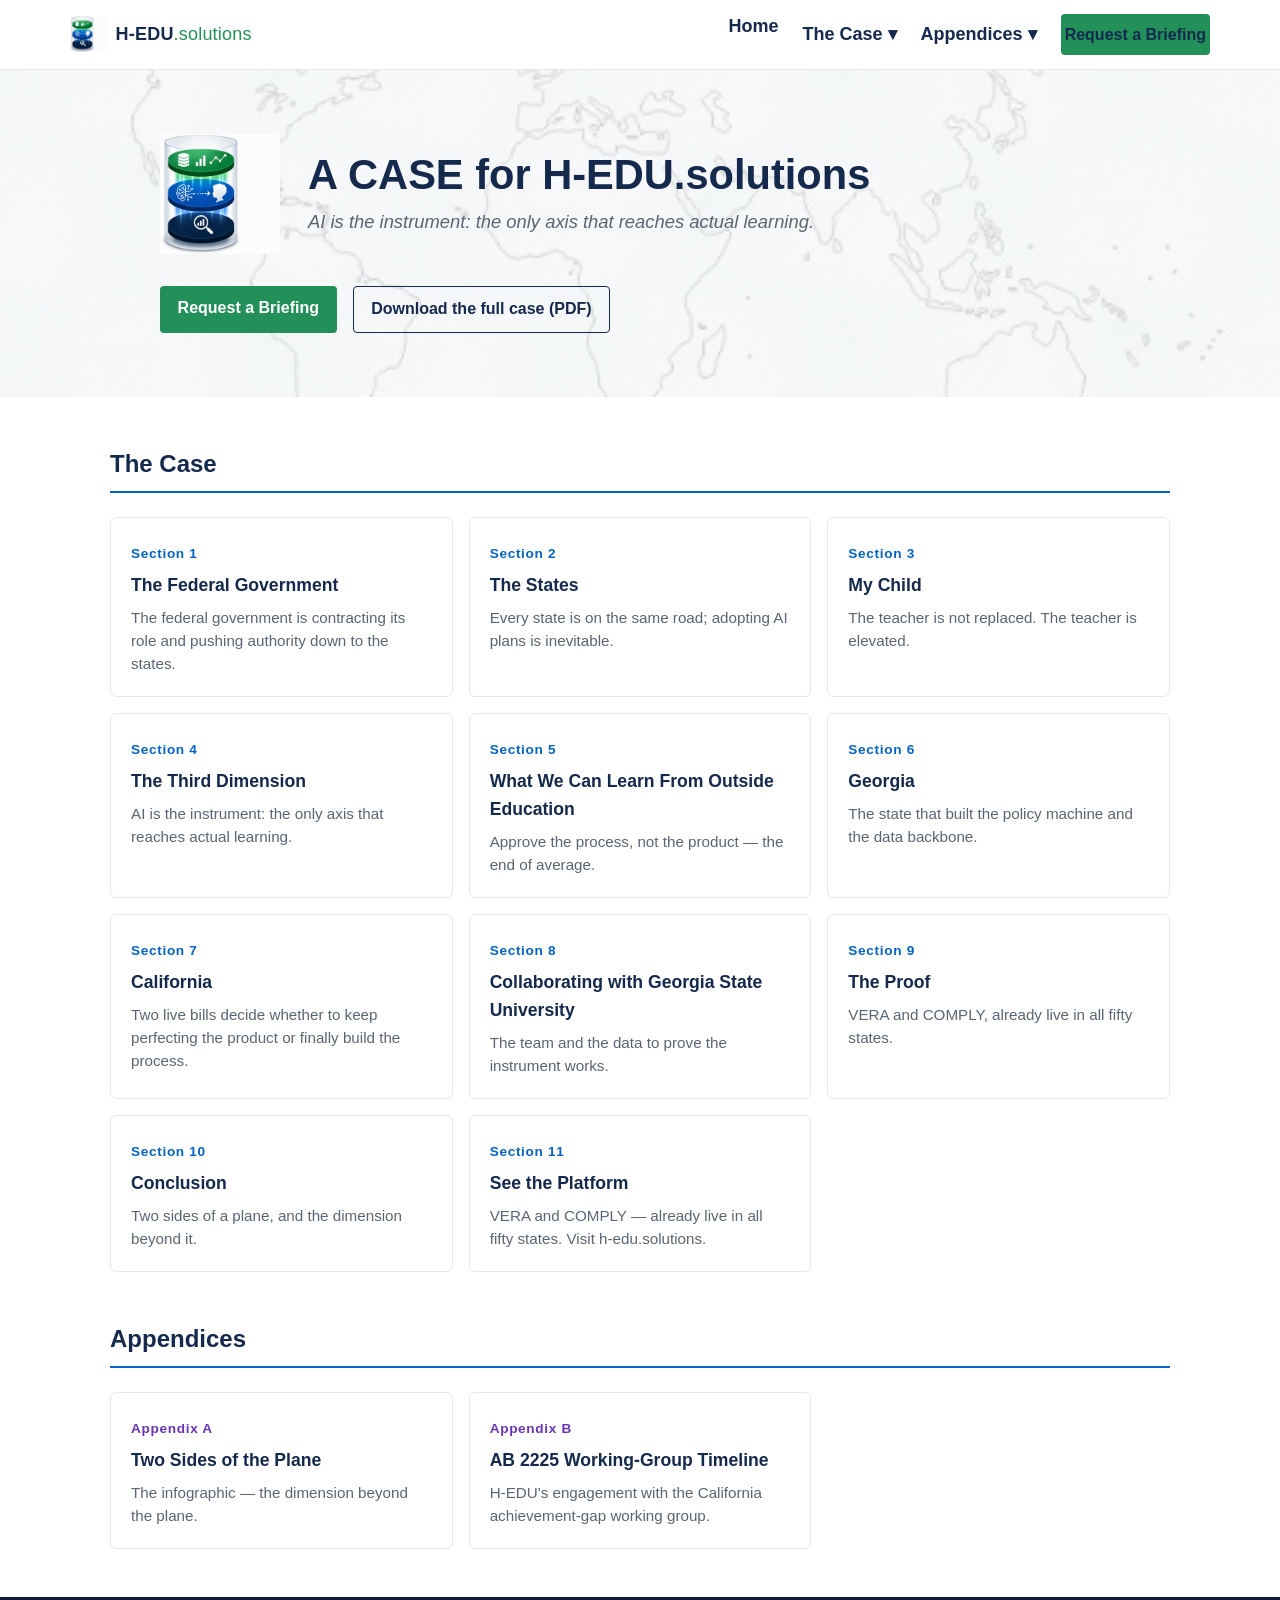
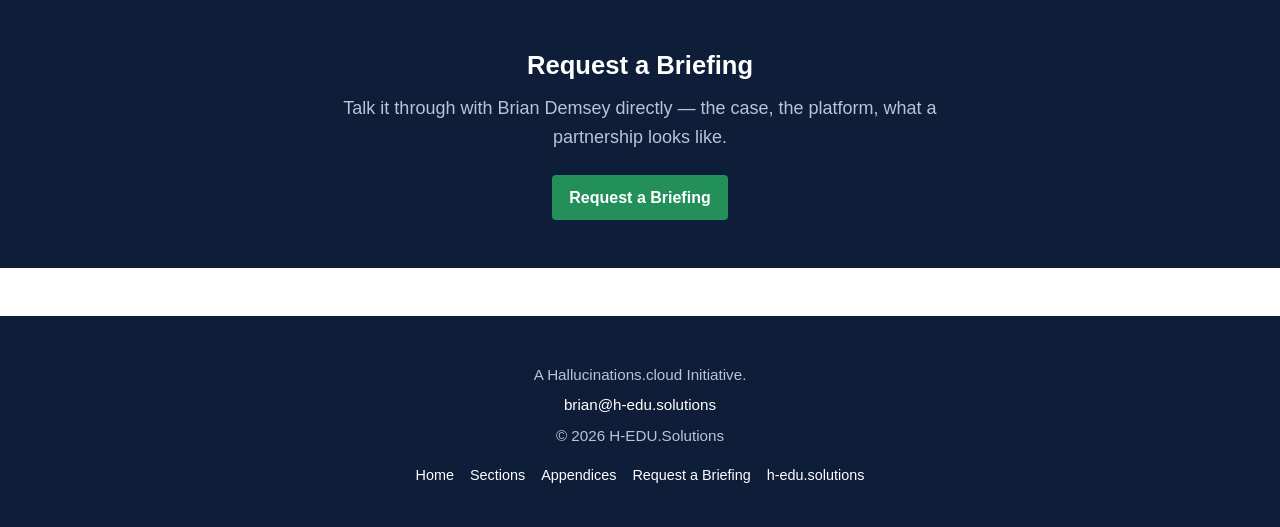
<file: index.html>
<!doctype html>
<html lang="en">
<head>
  <meta charset="utf-8">
  <meta name="viewport" content="width=device-width,initial-scale=1">
  <!-- Google tag (gtag.js) -->
  <script async src="https://www.googletagmanager.com/gtag/js?id=G-0HMXTQVWZC"></script>
  <script>
    window.dataLayer = window.dataLayer || [];
    function gtag(){dataLayer.push(arguments);}
    gtag('js', new Date());
    gtag('config', 'G-0HMXTQVWZC');
  </script>
  <title>A CASE for H-EDU.solutions</title>
  <meta name="description" content="AI is the instrument: the only axis that reaches actual learning. The COMPLY strategic narrative from H-EDU.solutions.">
  <link rel="canonical" href="https://case.h-edu.solutions/">
  <meta property="og:title" content="A CASE for H-EDU.solutions">
  <meta property="og:description" content="AI is the instrument: the only axis that reaches actual learning.">
  <meta property="og:image" content="https://case.h-edu.solutions/assets/img/HEDU_Logo_Lockup.png">
  <meta property="og:url" content="https://case.h-edu.solutions/">
  <meta property="og:type" content="website">
  <meta name="twitter:card" content="summary_large_image">
  <link rel="icon" href="data:image/svg+xml,%3Csvg xmlns='http://www.w3.org/2000/svg' viewBox='0 0 32 32'%3E%3Crect width='32' height='32' fill='%2314294C'/%3E%3C/svg%3E">
  <link rel="stylesheet" href="/assets/css/style.css">
</head>
<body>
  <a class="skip-link" href="#main">Skip to content</a>

  <!-- ============================================================
       SHARED HEADER — keep in sync across every page in /site/
       ============================================================ -->
  <header class="site-header">
    <div class="header-inner">
      <a class="brand" href="/" aria-label="A CASE for H-EDU.solutions — Home">
        <img src="/assets/img/HEDU_Logo.png" alt="">
        <span class="wordmark">H&#8209;EDU<span class="dot">.solutions</span></span>
      </a>
      <button class="nav-toggle" aria-label="Open menu" aria-expanded="false">&#9776;</button>
      <nav class="primary-nav" aria-label="Primary">
        <ul>
          <li><a href="/">Home</a></li>
          <li class="has-menu">
            <button aria-haspopup="true">The Case &#9662;</button>
            <ul class="menu">
              <li><a href="/federal/">1 &middot; The Federal Government</a></li>
              <li><a href="/states/">2 &middot; The States</a></li>
              <li><a href="/my-child/">3 &middot; My Child</a></li>
              <li><a href="/third-dimension/">4 &middot; The Third Dimension</a></li>
              <li><a href="/outside-education/">5 &middot; Outside Education</a></li>
              <li><a href="/georgia/">6 &middot; Georgia</a></li>
              <li><a href="/california/">7 &middot; California</a></li>
              <li><a href="/gsu/">8 &middot; GSU Collaboration</a></li>
              <li><a href="/the-proof/">9 &middot; The Proof</a></li>
              <li><a href="/conclusion/">10 &middot; Conclusion</a></li>
              <li><a href="/see-the-platform/">11 &middot; See the Platform</a></li>
            </ul>
          </li>
          <li class="has-menu">
            <button aria-haspopup="true">Appendices &#9662;</button>
            <ul class="menu">
              <li><a href="/infographic/">A &middot; Two Sides of the Plane</a></li>
              <li><a href="/timeline/">B &middot; AB 2225 Timeline</a></li>
            </ul>
          </li>
        </ul>
        <a class="btn btn-primary" href="mailto:brian@h-edu.solutions?subject=Briefing%20request%20%E2%80%94%20A%20CASE%20for%20H-EDU.solutions">Request a Briefing</a>
      </nav>
    </div>
  </header>
  <!-- ============================================================
       END SHARED HEADER
       ============================================================ -->

  <main id="main">

    <section class="hero">
      <div class="hero-inner">
        <div class="hero-lockup">
          <img class="mark" src="/assets/img/HEDU_Logo.png" alt="H-EDU.solutions">
          <div class="hero-text">
            <h1>A CASE for H&#8209;EDU.solutions</h1>
            <p class="thesis">AI is the instrument: the only axis that reaches actual learning.</p>
          </div>
        </div>
        <div class="cta-row">
          <a class="btn btn-primary" href="mailto:brian@h-edu.solutions?subject=Briefing%20request%20%E2%80%94%20A%20CASE%20for%20H-EDU.solutions">Request a Briefing</a>
          <a class="btn btn-ghost" href="/assets/COMPLY_Complete.pdf">Download the full case (PDF)</a>
        </div>
      </div>
    </section>

    <section class="launcher" aria-labelledby="case-heading">
      <h2 id="case-heading">The Case</h2>
      <div class="cards">

        <a class="card" href="/federal/">
          <span class="num">Section 1</span>
          <h3>The Federal Government</h3>
          <p>The federal government is contracting its role and pushing authority down to the states.</p>
        </a>

        <a class="card" href="/states/">
          <span class="num">Section 2</span>
          <h3>The States</h3>
          <p>Every state is on the same road; adopting AI plans is inevitable.</p>
        </a>

        <a class="card" href="/my-child/">
          <span class="num">Section 3</span>
          <h3>My Child</h3>
          <p>The teacher is not replaced. The teacher is elevated.</p>
        </a>

        <a class="card" href="/third-dimension/">
          <span class="num">Section 4</span>
          <h3>The Third Dimension</h3>
          <p>AI is the instrument: the only axis that reaches actual learning.</p>
        </a>

        <a class="card" href="/outside-education/">
          <span class="num">Section 5</span>
          <h3>What We Can Learn From Outside Education</h3>
          <p>Approve the process, not the product &mdash; the end of average.</p>
        </a>

        <a class="card" href="/georgia/">
          <span class="num">Section 6</span>
          <h3>Georgia</h3>
          <p>The state that built the policy machine and the data backbone.</p>
        </a>

        <a class="card" href="/california/">
          <span class="num">Section 7</span>
          <h3>California</h3>
          <p>Two live bills decide whether to keep perfecting the product or finally build the process.</p>
        </a>

        <a class="card" href="/gsu/">
          <span class="num">Section 8</span>
          <h3>Collaborating with Georgia State University</h3>
          <p>The team and the data to prove the instrument works.</p>
        </a>

        <a class="card" href="/the-proof/">
          <span class="num">Section 9</span>
          <h3>The Proof</h3>
          <p>VERA and COMPLY, already live in all fifty states.</p>
        </a>

        <a class="card" href="/conclusion/">
          <span class="num">Section 10</span>
          <h3>Conclusion</h3>
          <p>Two sides of a plane, and the dimension beyond it.</p>
        </a>

        <a class="card" href="/see-the-platform/">
          <span class="num">Section 11</span>
          <h3>See the Platform</h3>
          <p>VERA and COMPLY &mdash; already live in all fifty states. Visit h&#8209;edu.solutions.</p>
        </a>

      </div>
    </section>

    <section class="launcher" aria-labelledby="appendices-heading">
      <h2 id="appendices-heading">Appendices</h2>
      <div class="cards appendices">
        <a class="card" href="/infographic/">
          <span class="num">Appendix A</span>
          <h3>Two Sides of the Plane</h3>
          <p>The infographic &mdash; the dimension beyond the plane.</p>
        </a>
        <a class="card" href="/timeline/">
          <span class="num">Appendix B</span>
          <h3>AB 2225 Working-Group Timeline</h3>
          <p>H&#8209;EDU's engagement with the California achievement-gap working group.</p>
        </a>
      </div>
    </section>

    <section class="briefing-band">
      <h2>Request a Briefing</h2>
      <p>Talk it through with Brian Demsey directly &mdash; the case, the platform, what a partnership looks like.</p>
      <a class="btn btn-primary" href="mailto:brian@h-edu.solutions?subject=Briefing%20request%20%E2%80%94%20A%20CASE%20for%20H-EDU.solutions">Request a Briefing</a>
    </section>

  </main>

  <!-- ============================================================
       SHARED FOOTER — keep in sync across every page in /site/
       ============================================================ -->
  <footer class="site-footer">
    <p>A Hallucinations.cloud Initiative.</p>
    <p><a href="mailto:brian@h-edu.solutions">brian@h-edu.solutions</a></p>
    <p>&copy; 2026 H-EDU.Solutions</p>
    <nav class="footer-nav" aria-label="Footer">
      <a href="/">Home</a>
      <a href="/federal/">Sections</a>
      <a href="/infographic/">Appendices</a>
      <a href="mailto:brian@h-edu.solutions?subject=Briefing%20request%20%E2%80%94%20A%20CASE%20for%20H-EDU.solutions">Request a Briefing</a>
      <a href="https://h-edu.solutions">h-edu.solutions</a>
    </nav>
  </footer>
  <!-- ============================================================
       END SHARED FOOTER
       ============================================================ -->

  <script src="/assets/js/nav.js" defer></script>
</body>
</html>
</file>
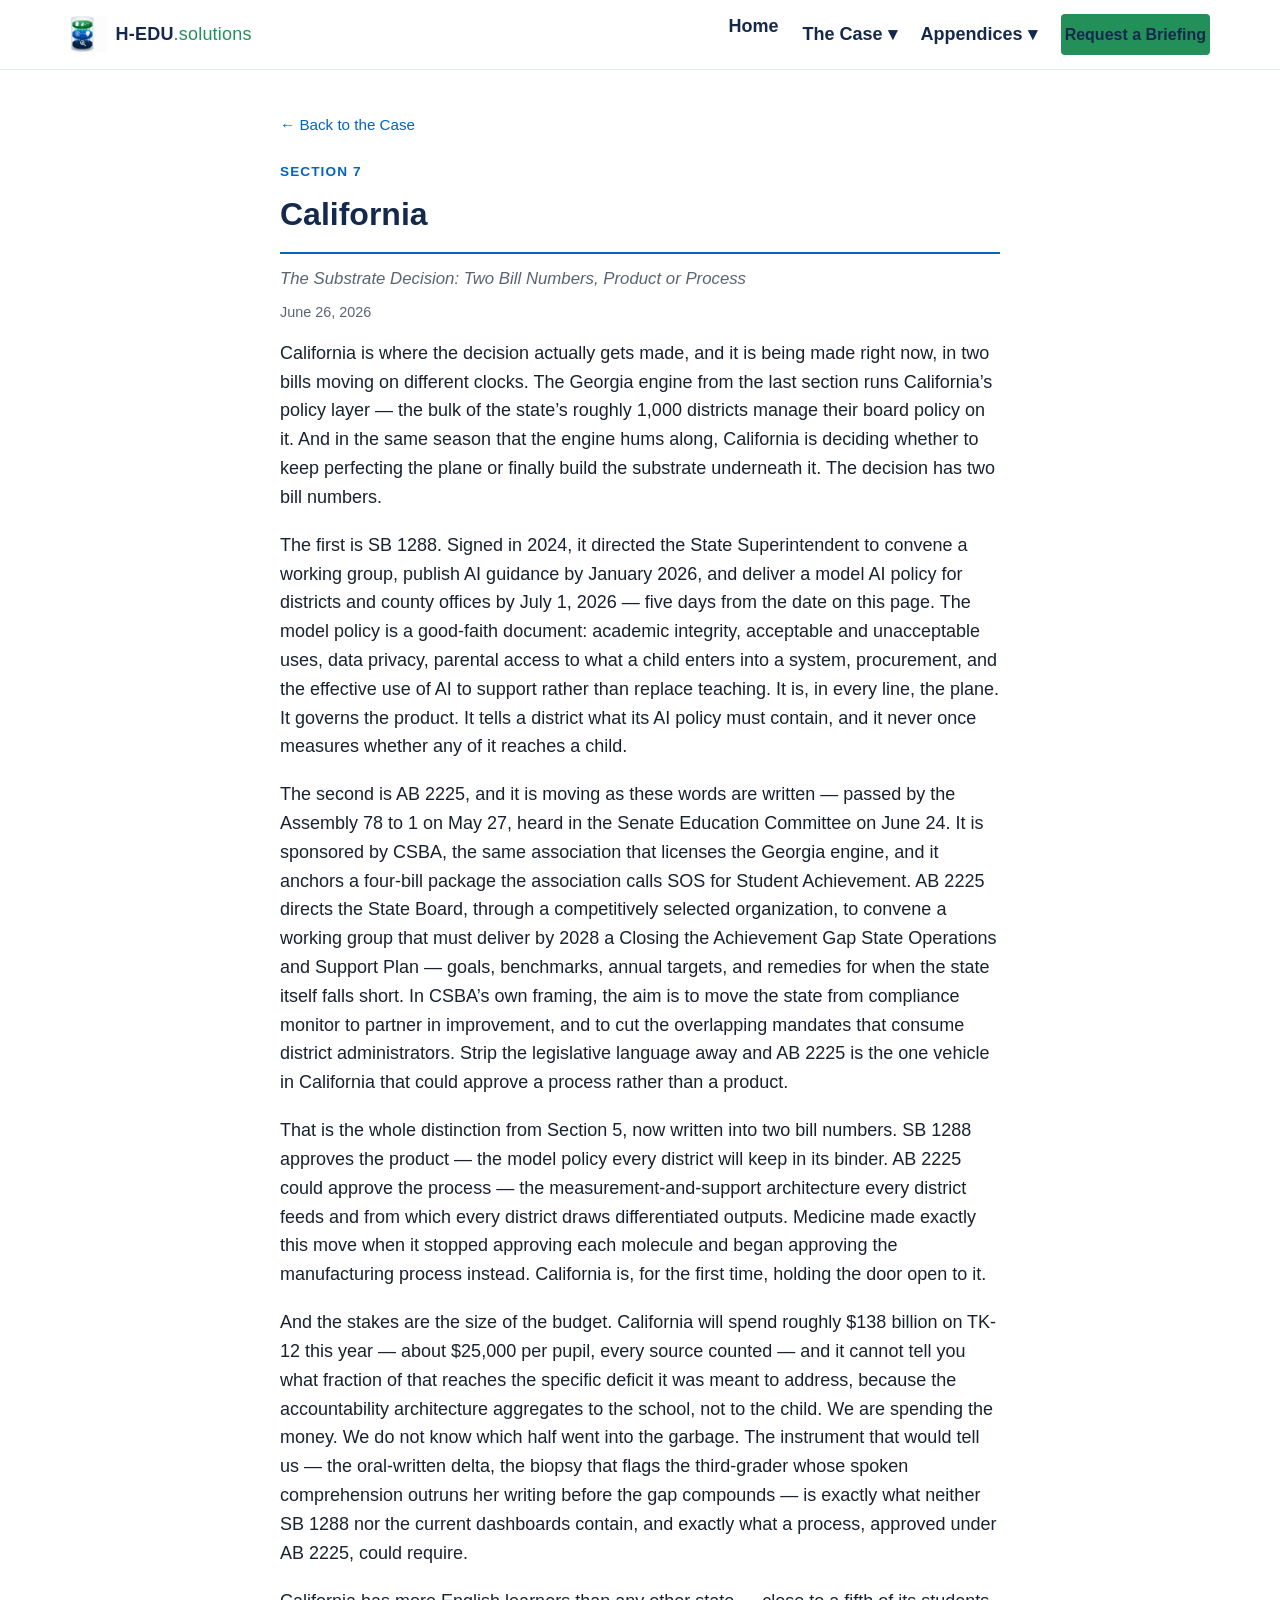
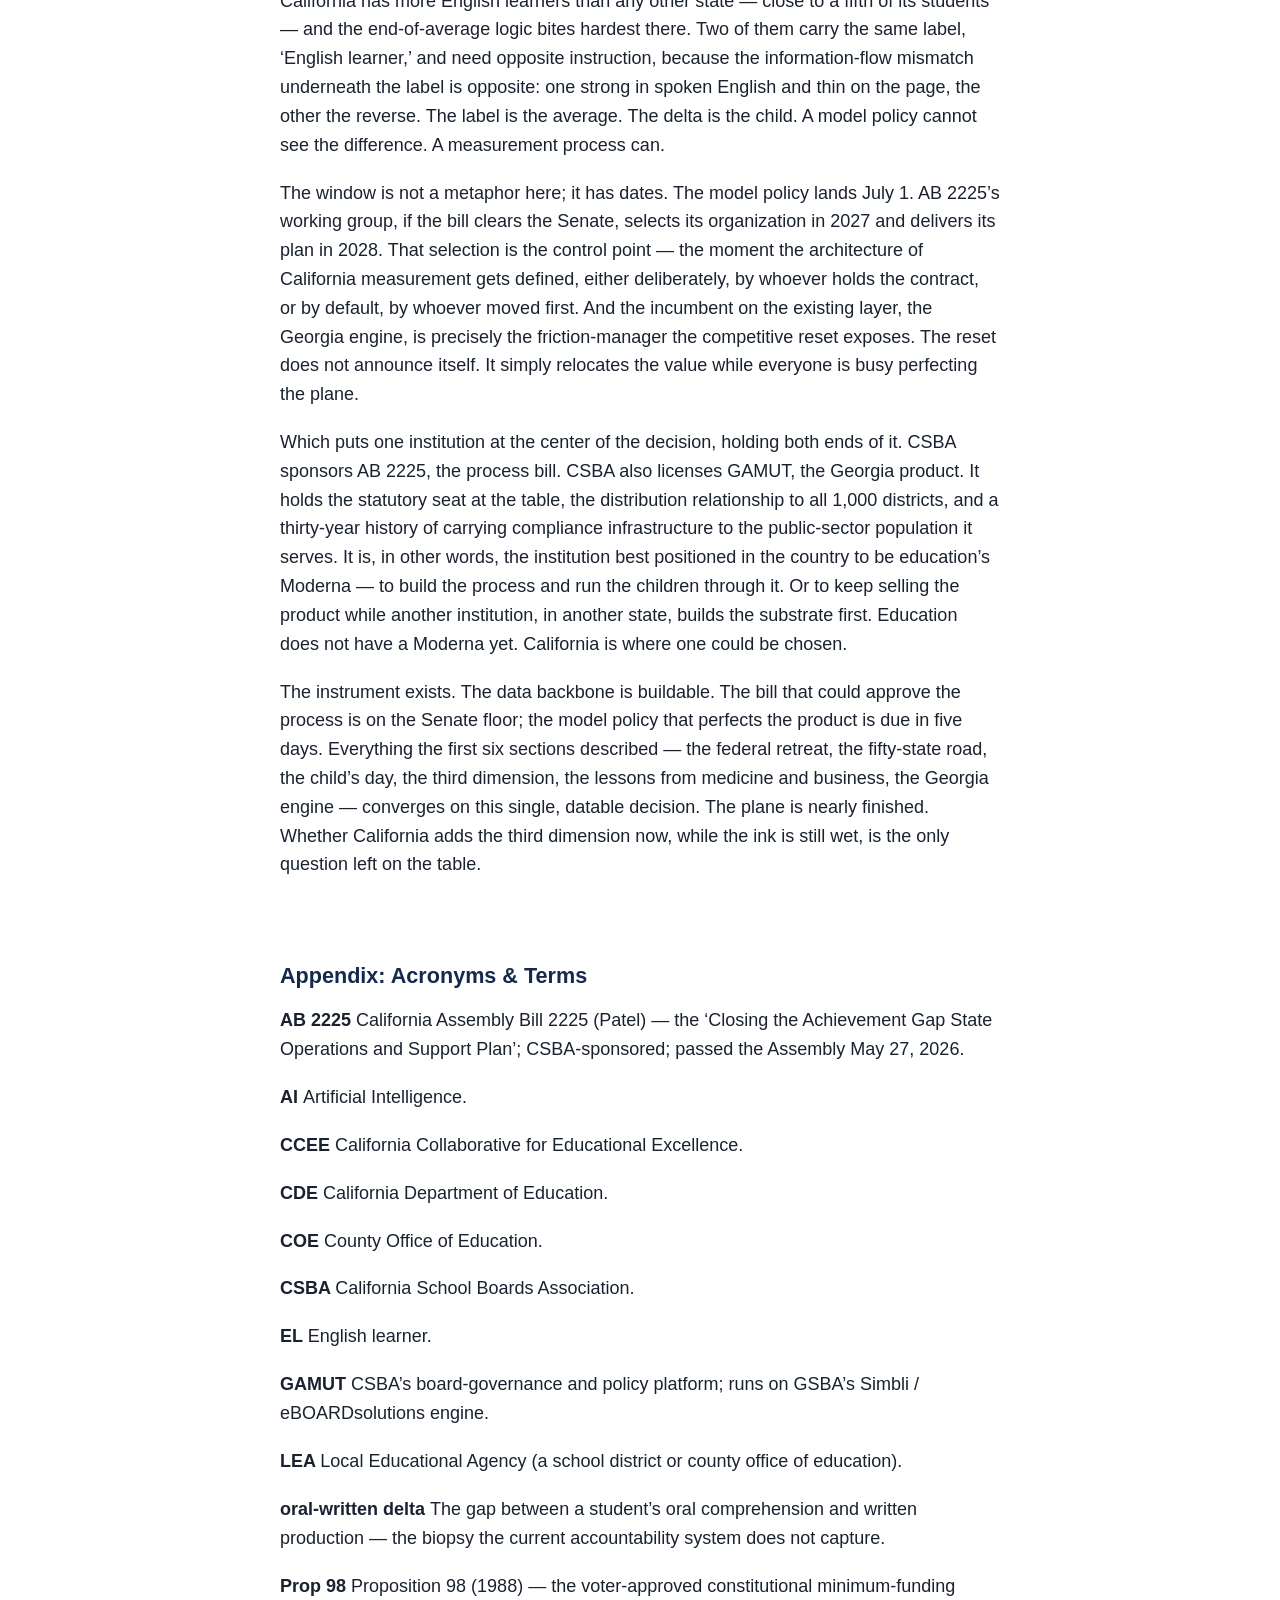
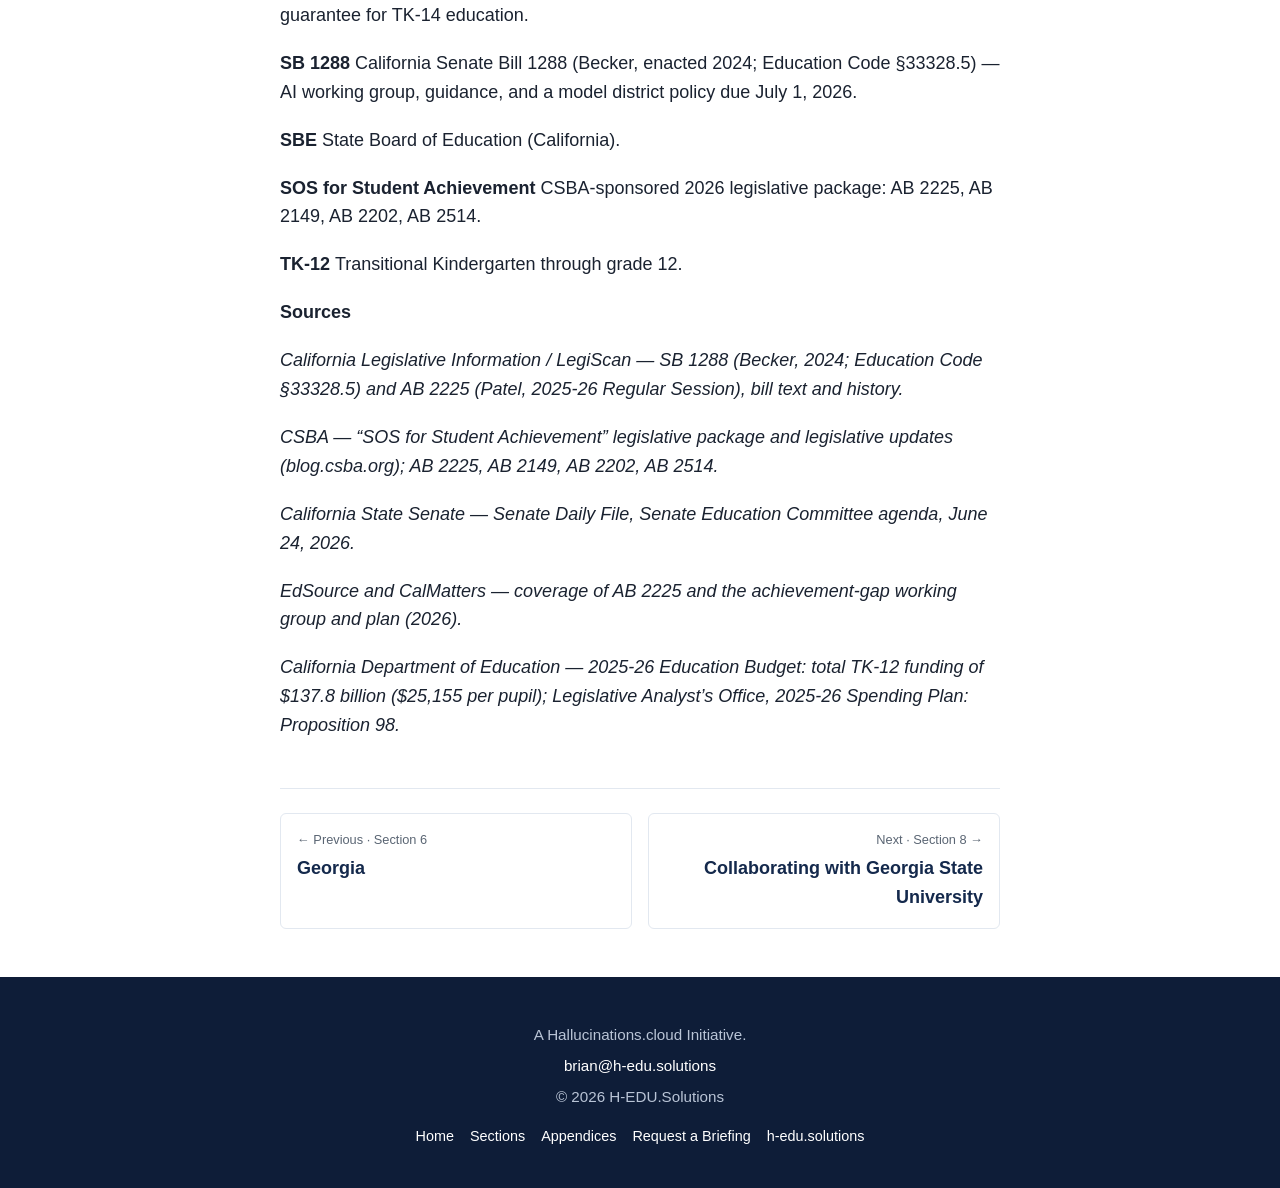
<file: california/index.html>
<!doctype html>
<html lang='en'>
<head>
  <meta charset='utf-8'>
  <meta name='viewport' content='width=device-width,initial-scale=1'>
  <!-- Google tag (gtag.js) -->
  <script async src="https://www.googletagmanager.com/gtag/js?id=G-0HMXTQVWZC"></script>
  <script>
    window.dataLayer = window.dataLayer || [];
    function gtag(){dataLayer.push(arguments);}
    gtag('js', new Date());
    gtag('config', 'G-0HMXTQVWZC');
  </script>
  <title>Section 7 &mdash; California &middot; A CASE for H-EDU.solutions</title>
  <meta name='description' content='California &mdash; A CASE for H-EDU.solutions.'>
  <link rel='canonical' href='https://case.h-edu.solutions/california/'>
  <meta property='og:title' content='Section 7 &mdash; California'>
  <meta property='og:description' content='A CASE for H-EDU.solutions.'>
  <meta property='og:image' content='https://case.h-edu.solutions/assets/img/HEDU_Logo_Lockup.png'>
  <meta property='og:url' content='https://case.h-edu.solutions/california/'>
  <meta property='og:type' content='article'>
  <link rel='icon' href="data:image/svg+xml,%3Csvg xmlns='http://www.w3.org/2000/svg' viewBox='0 0 32 32'%3E%3Crect width='32' height='32' fill='%2314294C'/%3E%3C/svg%3E">
  <link rel='stylesheet' href='/assets/css/style.css'>
</head>
<body>
  <a class='skip-link' href='#main'>Skip to content</a>
  <!-- ============================================================
       SHARED HEADER — keep in sync across every page in /site/
       ============================================================ -->
  <header class="site-header">
    <div class="header-inner">
      <a class="brand" href="/" aria-label="A CASE for H-EDU.solutions — Home">
        <img src="/assets/img/HEDU_Logo.png" alt="">
        <span class="wordmark">H&#8209;EDU<span class="dot">.solutions</span></span>
      </a>
      <button class="nav-toggle" aria-label="Open menu" aria-expanded="false">&#9776;</button>
      <nav class="primary-nav" aria-label="Primary">
        <ul>
          <li><a href="/">Home</a></li>
          <li class="has-menu">
            <button aria-haspopup="true">The Case &#9662;</button>
            <ul class="menu">
              <li><a href="/federal/">1 &middot; The Federal Government</a></li>
              <li><a href="/states/">2 &middot; The States</a></li>
              <li><a href="/my-child/">3 &middot; My Child</a></li>
              <li><a href="/third-dimension/">4 &middot; The Third Dimension</a></li>
              <li><a href="/outside-education/">5 &middot; Outside Education</a></li>
              <li><a href="/georgia/">6 &middot; Georgia</a></li>
              <li><a href="/california/">7 &middot; California</a></li>
              <li><a href="/gsu/">8 &middot; GSU Collaboration</a></li>
              <li><a href="/the-proof/">9 &middot; The Proof</a></li>
              <li><a href="/conclusion/">10 &middot; Conclusion</a></li>
              <li><a href="/see-the-platform/">11 &middot; See the Platform</a></li>
            </ul>
          </li>
          <li class="has-menu">
            <button aria-haspopup="true">Appendices &#9662;</button>
            <ul class="menu">
              <li><a href="/infographic/">A &middot; Two Sides of the Plane</a></li>
              <li><a href="/timeline/">B &middot; AB 2225 Timeline</a></li>
            </ul>
          </li>
        </ul>
        <a class="btn btn-primary" href="mailto:brian@h-edu.solutions?subject=Briefing%20request%20%E2%80%94%20A%20CASE%20for%20H-EDU.solutions">Request a Briefing</a>
      </nav>
    </div>
  </header>
  <!-- ============================================================
       END SHARED HEADER
       ============================================================ -->
  <main id='main'>
    <article class='section-shell'>
      <a class='back-link' href='/'>&larr; Back to the Case</a>
      <span class='kicker'>Section 7</span>
      <h1>California</h1>
<p class='subhead'>The Substrate Decision: Two Bill Numbers, Product or Process</p>
<p class='small dateline'>June 26, 2026</p>
<div class='section-body'>
<p>California is where the decision actually gets made, and it is being made right now, in two bills moving on different clocks. The Georgia engine from the last section runs California’s policy layer — the bulk of the state’s roughly 1,000 districts manage their board policy on it. And in the same season that the engine hums along, California is deciding whether to keep perfecting the plane or finally build the substrate underneath it. The decision has two bill numbers.</p>
<p>The first is SB 1288. Signed in 2024, it directed the State Superintendent to convene a working group, publish AI guidance by January 2026, and deliver a model AI policy for districts and county offices by July 1, 2026 — five days from the date on this page. The model policy is a good-faith document: academic integrity, acceptable and unacceptable uses, data privacy, parental access to what a child enters into a system, procurement, and the effective use of AI to support rather than replace teaching. It is, in every line, the plane. It governs the product. It tells a district what its AI policy must contain, and it never once measures whether any of it reaches a child.</p>
<p>The second is AB 2225, and it is moving as these words are written — passed by the Assembly 78 to 1 on May 27, heard in the Senate Education Committee on June 24. It is sponsored by CSBA, the same association that licenses the Georgia engine, and it anchors a four-bill package the association calls SOS for Student Achievement. AB 2225 directs the State Board, through a competitively selected organization, to convene a working group that must deliver by 2028 a Closing the Achievement Gap State Operations and Support Plan — goals, benchmarks, annual targets, and remedies for when the state itself falls short. In CSBA’s own framing, the aim is to move the state from compliance monitor to partner in improvement, and to cut the overlapping mandates that consume district administrators. Strip the legislative language away and AB 2225 is the one vehicle in California that could approve a process rather than a product.</p>
<p>That is the whole distinction from Section 5, now written into two bill numbers. SB 1288 approves the product — the model policy every district will keep in its binder. AB 2225 could approve the process — the measurement-and-support architecture every district feeds and from which every district draws differentiated outputs. Medicine made exactly this move when it stopped approving each molecule and began approving the manufacturing process instead. California is, for the first time, holding the door open to it.</p>
<p>And the stakes are the size of the budget. California will spend roughly $138 billion on TK-12 this year — about $25,000 per pupil, every source counted — and it cannot tell you what fraction of that reaches the specific deficit it was meant to address, because the accountability architecture aggregates to the school, not to the child. We are spending the money. We do not know which half went into the garbage. The instrument that would tell us — the oral-written delta, the biopsy that flags the third-grader whose spoken comprehension outruns her writing before the gap compounds — is exactly what neither SB 1288 nor the current dashboards contain, and exactly what a process, approved under AB 2225, could require.</p>
<p>California has more English learners than any other state — close to a fifth of its students — and the end-of-average logic bites hardest there. Two of them carry the same label, ‘English learner,’ and need opposite instruction, because the information-flow mismatch underneath the label is opposite: one strong in spoken English and thin on the page, the other the reverse. The label is the average. The delta is the child. A model policy cannot see the difference. A measurement process can.</p>
<p>The window is not a metaphor here; it has dates. The model policy lands July 1. AB 2225’s working group, if the bill clears the Senate, selects its organization in 2027 and delivers its plan in 2028. That selection is the control point — the moment the architecture of California measurement gets defined, either deliberately, by whoever holds the contract, or by default, by whoever moved first. And the incumbent on the existing layer, the Georgia engine, is precisely the friction-manager the competitive reset exposes. The reset does not announce itself. It simply relocates the value while everyone is busy perfecting the plane.</p>
<p>Which puts one institution at the center of the decision, holding both ends of it. CSBA sponsors AB 2225, the process bill. CSBA also licenses GAMUT, the Georgia product. It holds the statutory seat at the table, the distribution relationship to all 1,000 districts, and a thirty-year history of carrying compliance infrastructure to the public-sector population it serves. It is, in other words, the institution best positioned in the country to be education’s Moderna — to build the process and run the children through it. Or to keep selling the product while another institution, in another state, builds the substrate first. Education does not have a Moderna yet. California is where one could be chosen.</p>
<p>The instrument exists. The data backbone is buildable. The bill that could approve the process is on the Senate floor; the model policy that perfects the product is due in five days. Everything the first six sections described — the federal retreat, the fifty-state road, the child’s day, the third dimension, the lessons from medicine and business, the Georgia engine — converges on this single, datable decision. The plane is nearly finished. Whether California adds the third dimension now, while the ink is still wet, is the only question left on the table.</p>
<p><br></p>
<h2><strong>Appendix: Acronyms &amp; Terms</strong></h2>
<p><strong>AB 2225  </strong>California Assembly Bill 2225 (Patel) — the ‘Closing the Achievement Gap State Operations and Support Plan’; CSBA-sponsored; passed the Assembly May 27, 2026.</p>
<p><strong>AI  </strong>Artificial Intelligence.</p>
<p><strong>CCEE  </strong>California Collaborative for Educational Excellence.</p>
<p><strong>CDE  </strong>California Department of Education.</p>
<p><strong>COE  </strong>County Office of Education.</p>
<p><strong>CSBA  </strong>California School Boards Association.</p>
<p><strong>EL  </strong>English learner.</p>
<p><strong>GAMUT  </strong>CSBA’s board-governance and policy platform; runs on GSBA’s Simbli / eBOARDsolutions engine.</p>
<p><strong>LEA  </strong>Local Educational Agency (a school district or county office of education).</p>
<p><strong>oral-written delta  </strong>The gap between a student’s oral comprehension and written production — the biopsy the current accountability system does not capture.</p>
<p><strong>Prop 98  </strong>Proposition 98 (1988) — the voter-approved constitutional minimum-funding guarantee for TK-14 education.</p>
<p><strong>SB 1288  </strong>California Senate Bill 1288 (Becker, enacted 2024; Education Code §33328.5) — AI working group, guidance, and a model district policy due July 1, 2026.</p>
<p><strong>SBE  </strong>State Board of Education (California).</p>
<p><strong>SOS for Student Achievement  </strong>CSBA-sponsored 2026 legislative package: AB 2225, AB 2149, AB 2202, AB 2514.</p>
<p><strong>TK-12  </strong>Transitional Kindergarten through grade 12.</p>
<p><strong>Sources</strong></p>
<p><em>California Legislative Information / LegiScan — SB 1288 (Becker, 2024; Education Code §33328.5) and AB 2225 (Patel, 2025-26 Regular Session), bill text and history.</em></p>
<p><em>CSBA — “SOS for Student Achievement” legislative package and legislative updates (blog.csba.org); AB 2225, AB 2149, AB 2202, AB 2514.</em></p>
<p><em>California State Senate — Senate Daily File, Senate Education Committee agenda, June 24, 2026.</em></p>
<p><em>EdSource and CalMatters — coverage of AB 2225 and the achievement-gap working group and plan (2026).</em></p>
<p><em>California Department of Education — 2025-26 Education Budget: total TK-12 funding of $137.8 billion ($25,155 per pupil); Legislative Analyst’s Office, 2025-26 Spending Plan: Proposition 98.</em></p>

</div>

<nav class='pager' aria-label='Section navigation'><a data-pager='prev' href='/georgia/'><span class='label'>&larr; Previous &middot; Section 6</span><span class='title'>Georgia</span></a><a data-pager='next' class='next' href='/gsu/'><span class='label'>Next &middot; Section 8 &rarr;</span><span class='title'>Collaborating with Georgia State University</span></a></nav>
    </article>
  </main>
  <!-- ============================================================
       SHARED FOOTER — keep in sync across every page in /site/
       ============================================================ -->
  <footer class="site-footer">
    <p>A Hallucinations.cloud Initiative.</p>
    <p><a href="mailto:brian@h-edu.solutions">brian@h-edu.solutions</a></p>
    <p>&copy; 2026 H-EDU.Solutions</p>
    <nav class="footer-nav" aria-label="Footer">
      <a href="/">Home</a>
      <a href="/federal/">Sections</a>
      <a href="/infographic/">Appendices</a>
      <a href="mailto:brian@h-edu.solutions?subject=Briefing%20request%20%E2%80%94%20A%20CASE%20for%20H-EDU.solutions">Request a Briefing</a>
      <a href="https://h-edu.solutions">h-edu.solutions</a>
    </nav>
  </footer>
  <!-- ============================================================
       END SHARED FOOTER
       ============================================================ -->
  <script src='/assets/js/nav.js' defer></script>
</body>
</html>
</file>
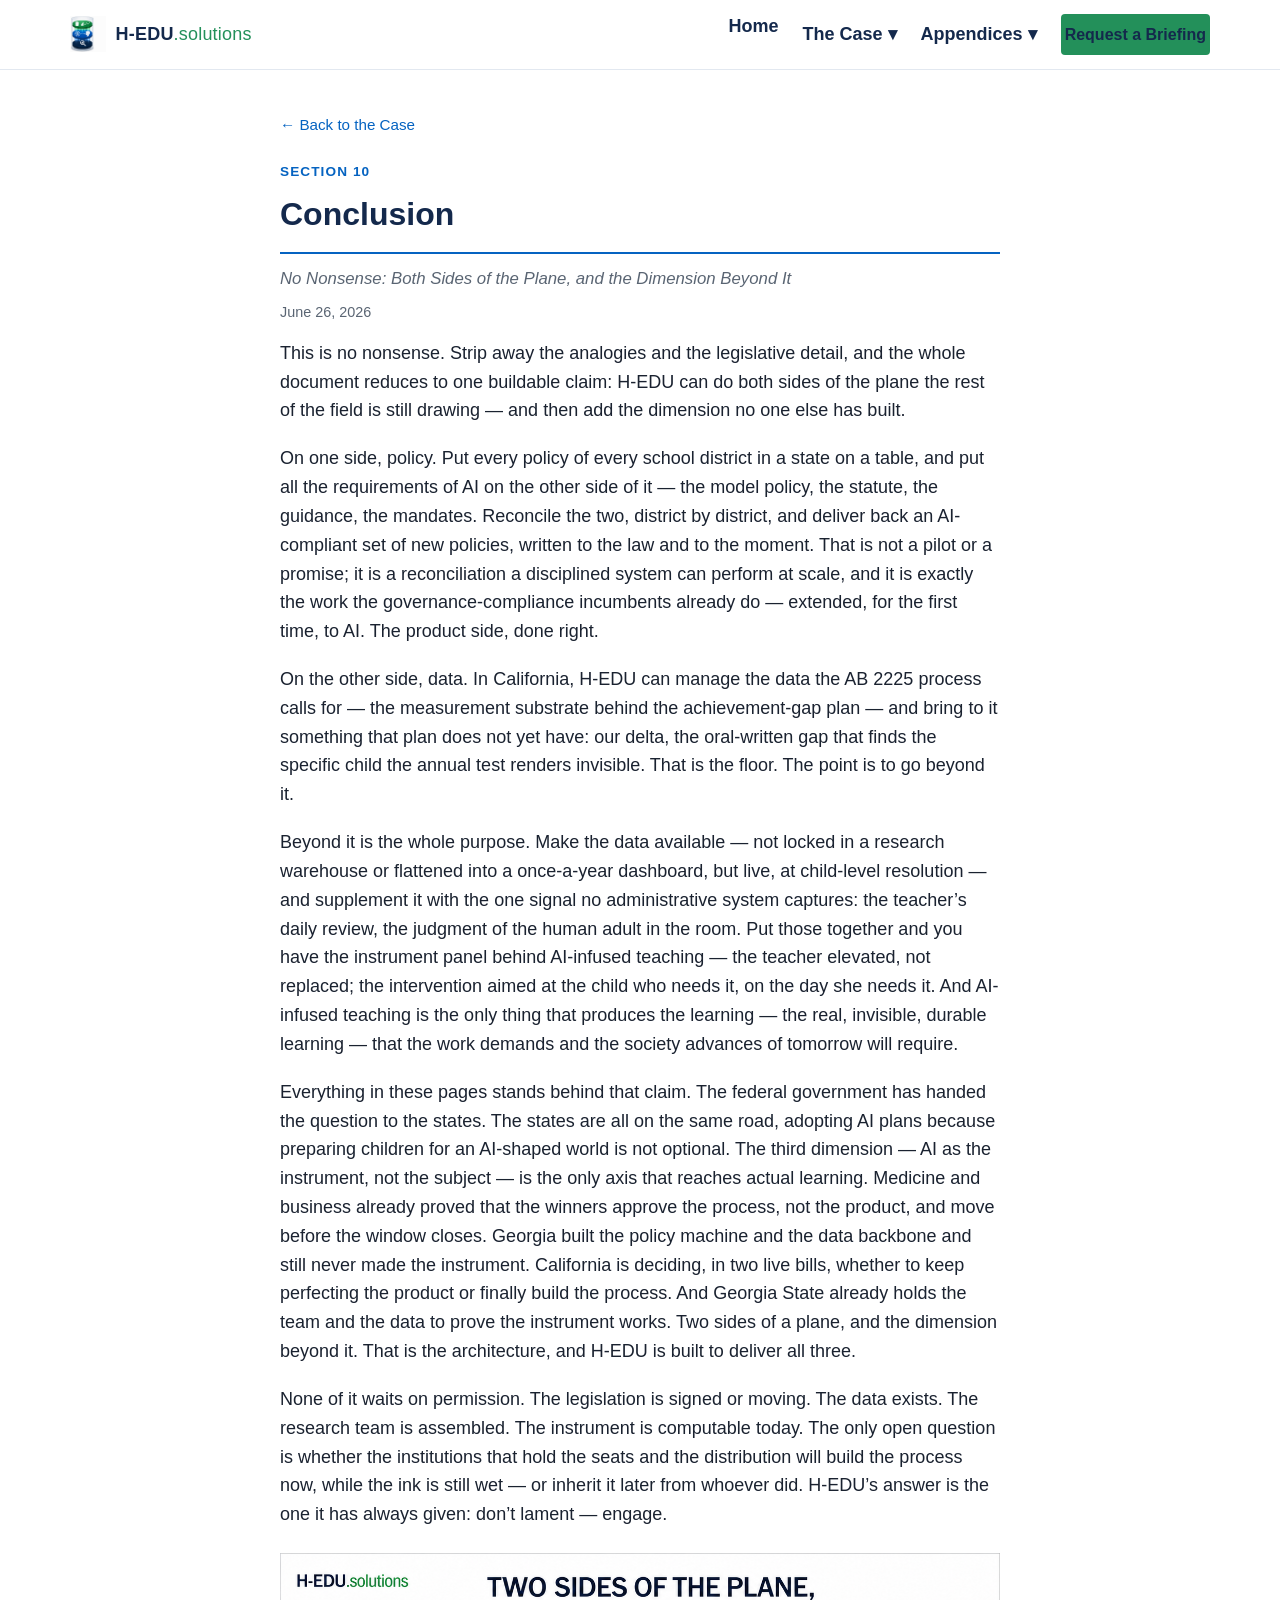
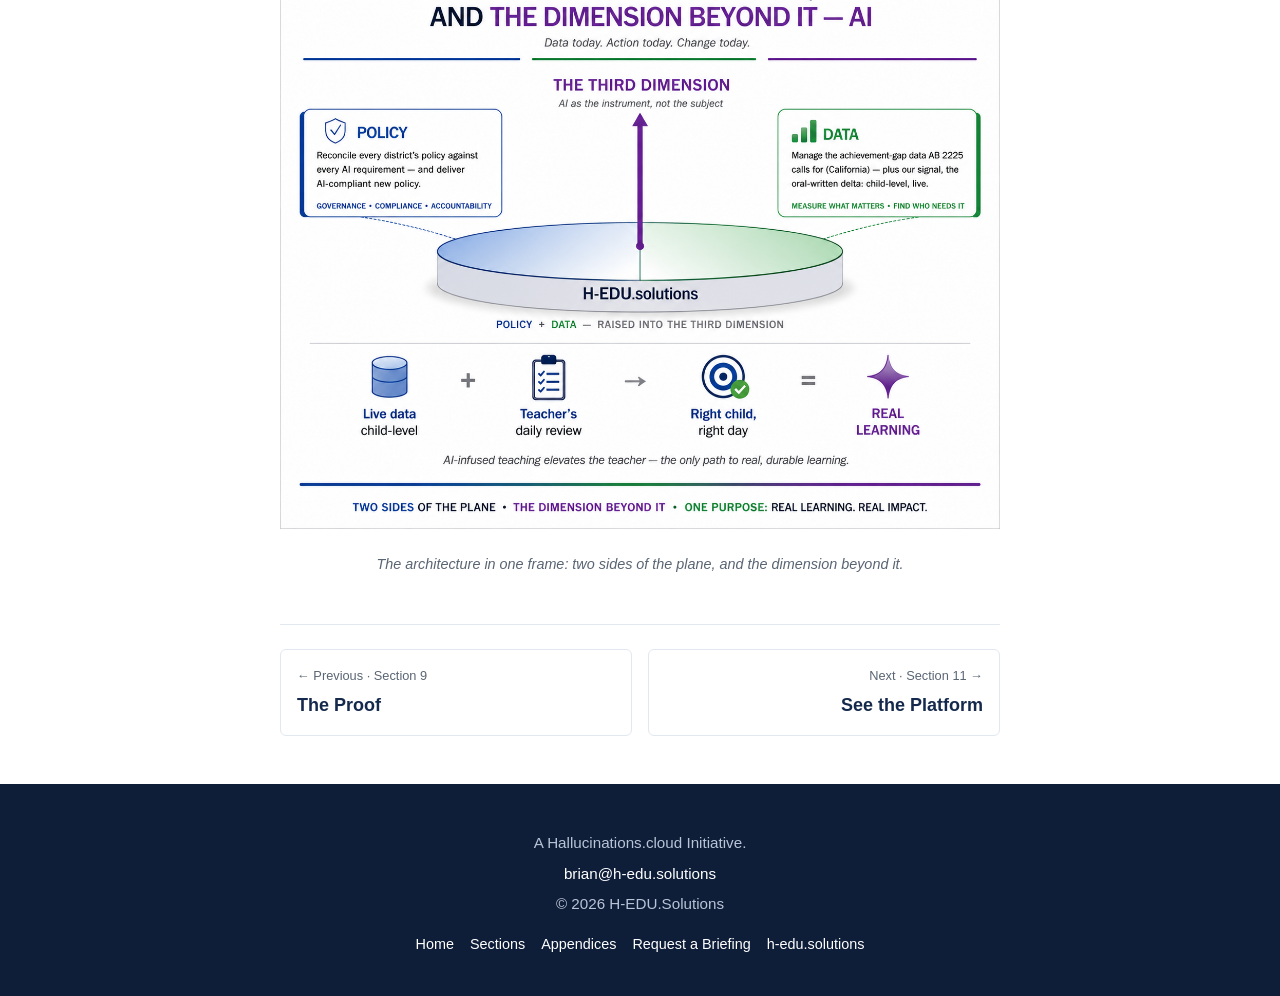
<file: conclusion/index.html>
<!doctype html>
<html lang='en'>
<head>
  <meta charset='utf-8'>
  <meta name='viewport' content='width=device-width,initial-scale=1'>
  <!-- Google tag (gtag.js) -->
  <script async src="https://www.googletagmanager.com/gtag/js?id=G-0HMXTQVWZC"></script>
  <script>
    window.dataLayer = window.dataLayer || [];
    function gtag(){dataLayer.push(arguments);}
    gtag('js', new Date());
    gtag('config', 'G-0HMXTQVWZC');
  </script>
  <title>Section 10 &mdash; Conclusion &middot; A CASE for H-EDU.solutions</title>
  <meta name='description' content='Conclusion &mdash; A CASE for H-EDU.solutions.'>
  <link rel='canonical' href='https://case.h-edu.solutions/conclusion/'>
  <meta property='og:title' content='Section 10 &mdash; Conclusion'>
  <meta property='og:description' content='A CASE for H-EDU.solutions.'>
  <meta property='og:image' content='https://case.h-edu.solutions/assets/img/HEDU_Logo_Lockup.png'>
  <meta property='og:url' content='https://case.h-edu.solutions/conclusion/'>
  <meta property='og:type' content='article'>
  <link rel='icon' href="data:image/svg+xml,%3Csvg xmlns='http://www.w3.org/2000/svg' viewBox='0 0 32 32'%3E%3Crect width='32' height='32' fill='%2314294C'/%3E%3C/svg%3E">
  <link rel='stylesheet' href='/assets/css/style.css'>
</head>
<body>
  <a class='skip-link' href='#main'>Skip to content</a>
  <!-- ============================================================
       SHARED HEADER — keep in sync across every page in /site/
       ============================================================ -->
  <header class="site-header">
    <div class="header-inner">
      <a class="brand" href="/" aria-label="A CASE for H-EDU.solutions — Home">
        <img src="/assets/img/HEDU_Logo.png" alt="">
        <span class="wordmark">H&#8209;EDU<span class="dot">.solutions</span></span>
      </a>
      <button class="nav-toggle" aria-label="Open menu" aria-expanded="false">&#9776;</button>
      <nav class="primary-nav" aria-label="Primary">
        <ul>
          <li><a href="/">Home</a></li>
          <li class="has-menu">
            <button aria-haspopup="true">The Case &#9662;</button>
            <ul class="menu">
              <li><a href="/federal/">1 &middot; The Federal Government</a></li>
              <li><a href="/states/">2 &middot; The States</a></li>
              <li><a href="/my-child/">3 &middot; My Child</a></li>
              <li><a href="/third-dimension/">4 &middot; The Third Dimension</a></li>
              <li><a href="/outside-education/">5 &middot; Outside Education</a></li>
              <li><a href="/georgia/">6 &middot; Georgia</a></li>
              <li><a href="/california/">7 &middot; California</a></li>
              <li><a href="/gsu/">8 &middot; GSU Collaboration</a></li>
              <li><a href="/the-proof/">9 &middot; The Proof</a></li>
              <li><a href="/conclusion/">10 &middot; Conclusion</a></li>
              <li><a href="/see-the-platform/">11 &middot; See the Platform</a></li>
            </ul>
          </li>
          <li class="has-menu">
            <button aria-haspopup="true">Appendices &#9662;</button>
            <ul class="menu">
              <li><a href="/infographic/">A &middot; Two Sides of the Plane</a></li>
              <li><a href="/timeline/">B &middot; AB 2225 Timeline</a></li>
            </ul>
          </li>
        </ul>
        <a class="btn btn-primary" href="mailto:brian@h-edu.solutions?subject=Briefing%20request%20%E2%80%94%20A%20CASE%20for%20H-EDU.solutions">Request a Briefing</a>
      </nav>
    </div>
  </header>
  <!-- ============================================================
       END SHARED HEADER
       ============================================================ -->
  <main id='main'>
    <article class='section-shell'>
      <a class='back-link' href='/'>&larr; Back to the Case</a>
      <span class='kicker'>Section 10</span>
      <h1>Conclusion</h1>
<p class='subhead'>No Nonsense: Both Sides of the Plane, and the Dimension Beyond It</p>
<p class='small dateline'>June 26, 2026</p>
<div class='section-body'>
<p>This is no nonsense. Strip away the analogies and the legislative detail, and the whole document reduces to one buildable claim: H-EDU can do both sides of the plane the rest of the field is still drawing — and then add the dimension no one else has built.</p>
<p>On one side, policy. Put every policy of every school district in a state on a table, and put all the requirements of AI on the other side of it — the model policy, the statute, the guidance, the mandates. Reconcile the two, district by district, and deliver back an AI-compliant set of new policies, written to the law and to the moment. That is not a pilot or a promise; it is a reconciliation a disciplined system can perform at scale, and it is exactly the work the governance-compliance incumbents already do — extended, for the first time, to AI. The product side, done right.</p>
<p>On the other side, data. In California, H-EDU can manage the data the AB 2225 process calls for — the measurement substrate behind the achievement-gap plan — and bring to it something that plan does not yet have: our delta, the oral-written gap that finds the specific child the annual test renders invisible. That is the floor. The point is to go beyond it.</p>
<p>Beyond it is the whole purpose. Make the data available — not locked in a research warehouse or flattened into a once-a-year dashboard, but live, at child-level resolution — and supplement it with the one signal no administrative system captures: the teacher’s daily review, the judgment of the human adult in the room. Put those together and you have the instrument panel behind AI-infused teaching — the teacher elevated, not replaced; the intervention aimed at the child who needs it, on the day she needs it. And AI-infused teaching is the only thing that produces the learning — the real, invisible, durable learning — that the work demands and the society advances of tomorrow will require.</p>
<p>Everything in these pages stands behind that claim. The federal government has handed the question to the states. The states are all on the same road, adopting AI plans because preparing children for an AI-shaped world is not optional. The third dimension — AI as the instrument, not the subject — is the only axis that reaches actual learning. Medicine and business already proved that the winners approve the process, not the product, and move before the window closes. Georgia built the policy machine and the data backbone and still never made the instrument. California is deciding, in two live bills, whether to keep perfecting the product or finally build the process. And Georgia State already holds the team and the data to prove the instrument works. Two sides of a plane, and the dimension beyond it. That is the architecture, and H-EDU is built to deliver all three.</p>
<p>None of it waits on permission. The legislation is signed or moving. The data exists. The research team is assembled. The instrument is computable today. The only open question is whether the institutions that hold the seats and the distribution will build the process now, while the ink is still wet — or inherit it later from whoever did. H-EDU’s answer is the one it has always given: don’t lament — engage.</p>


<figure>
  <img src='/assets/img/two-sides-conclusion.png' alt='Diagram: POLICY and DATA form the plane; THE THIRD DIMENSION rises from the H-EDU.solutions cylinder. Live data (child-level) + Teacher’s daily review + Right child, right day = REAL LEARNING.'>
  <figcaption><em>The architecture in one frame: two sides of the plane, and the dimension beyond it.</em></figcaption>
</figure>

</div>

<nav class='pager' aria-label='Section navigation'><a data-pager='prev' href='/the-proof/'><span class='label'>&larr; Previous &middot; Section 9</span><span class='title'>The Proof</span></a><a data-pager='next' class='next' href='/see-the-platform/'><span class='label'>Next &middot; Section 11 &rarr;</span><span class='title'>See the Platform</span></a></nav>
    </article>
  </main>
  <!-- ============================================================
       SHARED FOOTER — keep in sync across every page in /site/
       ============================================================ -->
  <footer class="site-footer">
    <p>A Hallucinations.cloud Initiative.</p>
    <p><a href="mailto:brian@h-edu.solutions">brian@h-edu.solutions</a></p>
    <p>&copy; 2026 H-EDU.Solutions</p>
    <nav class="footer-nav" aria-label="Footer">
      <a href="/">Home</a>
      <a href="/federal/">Sections</a>
      <a href="/infographic/">Appendices</a>
      <a href="mailto:brian@h-edu.solutions?subject=Briefing%20request%20%E2%80%94%20A%20CASE%20for%20H-EDU.solutions">Request a Briefing</a>
      <a href="https://h-edu.solutions">h-edu.solutions</a>
    </nav>
  </footer>
  <!-- ============================================================
       END SHARED FOOTER
       ============================================================ -->
  <script src='/assets/js/nav.js' defer></script>
</body>
</html>
</file>
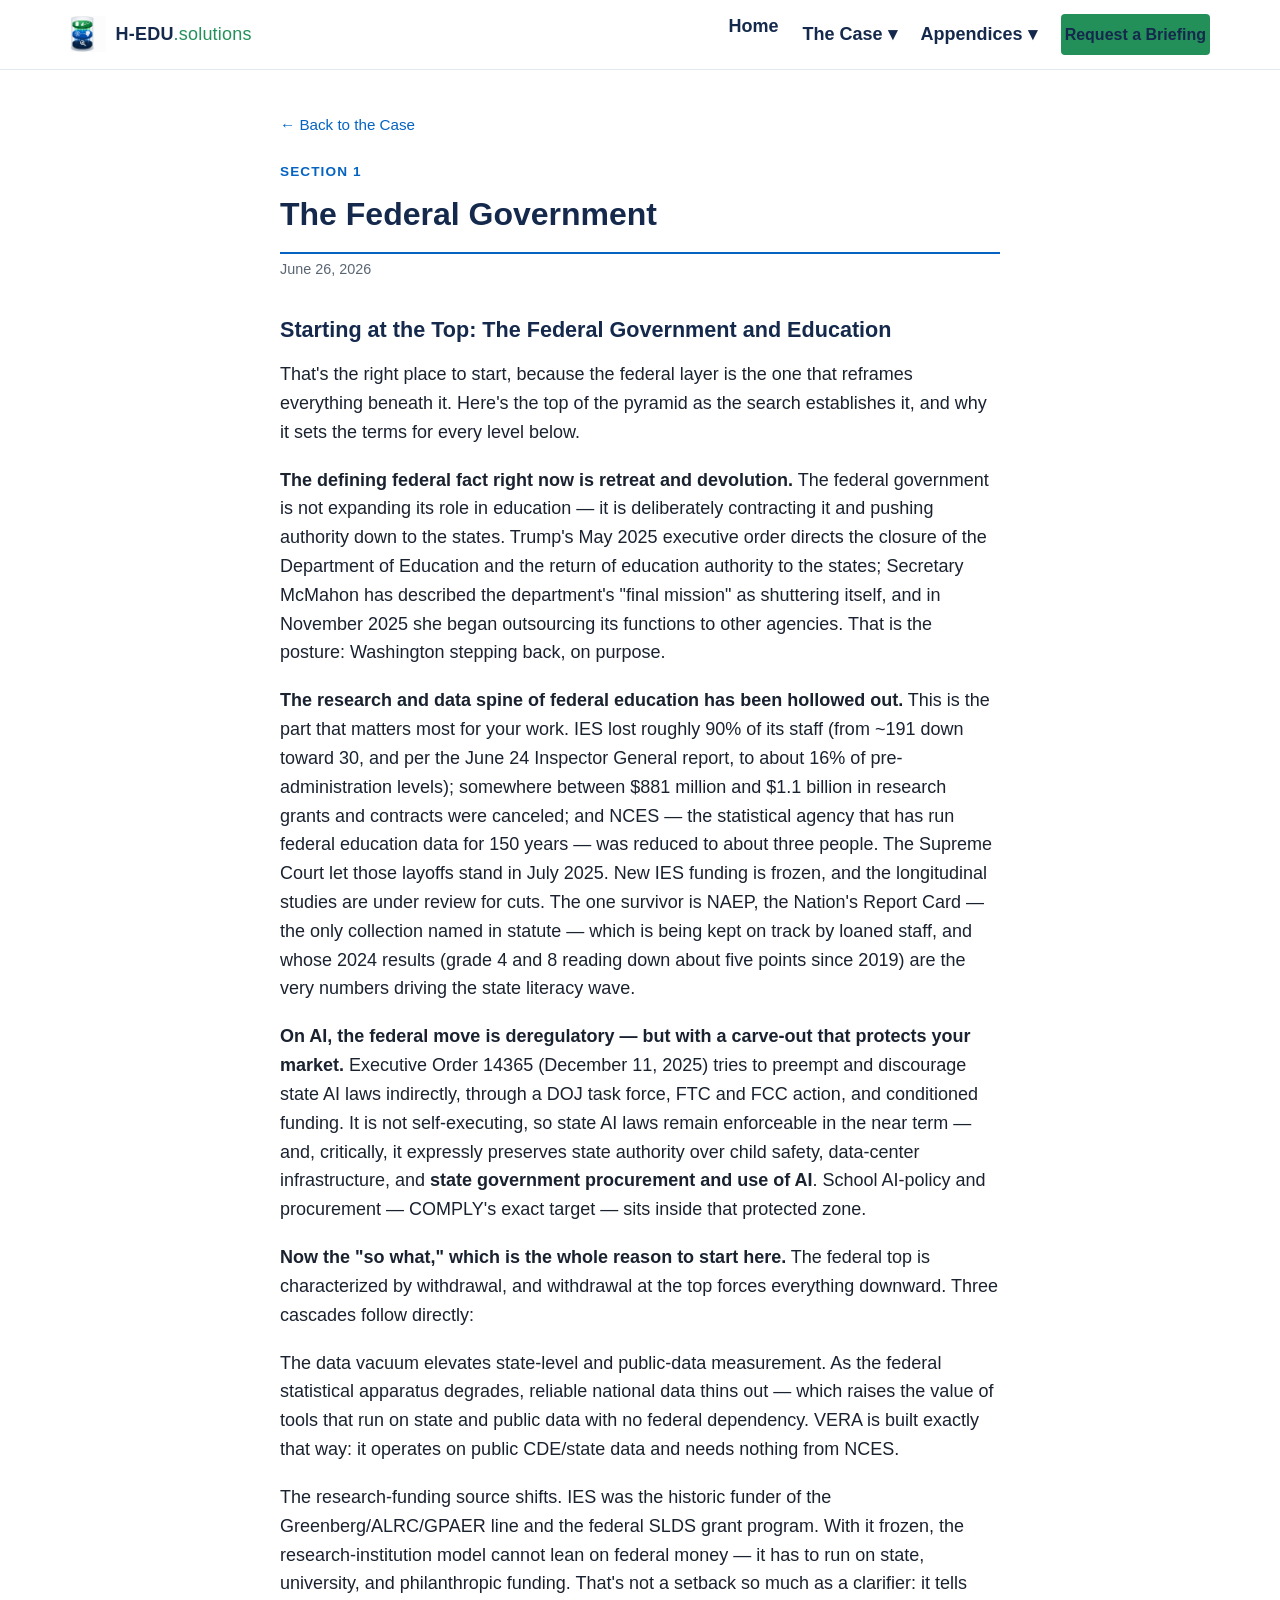
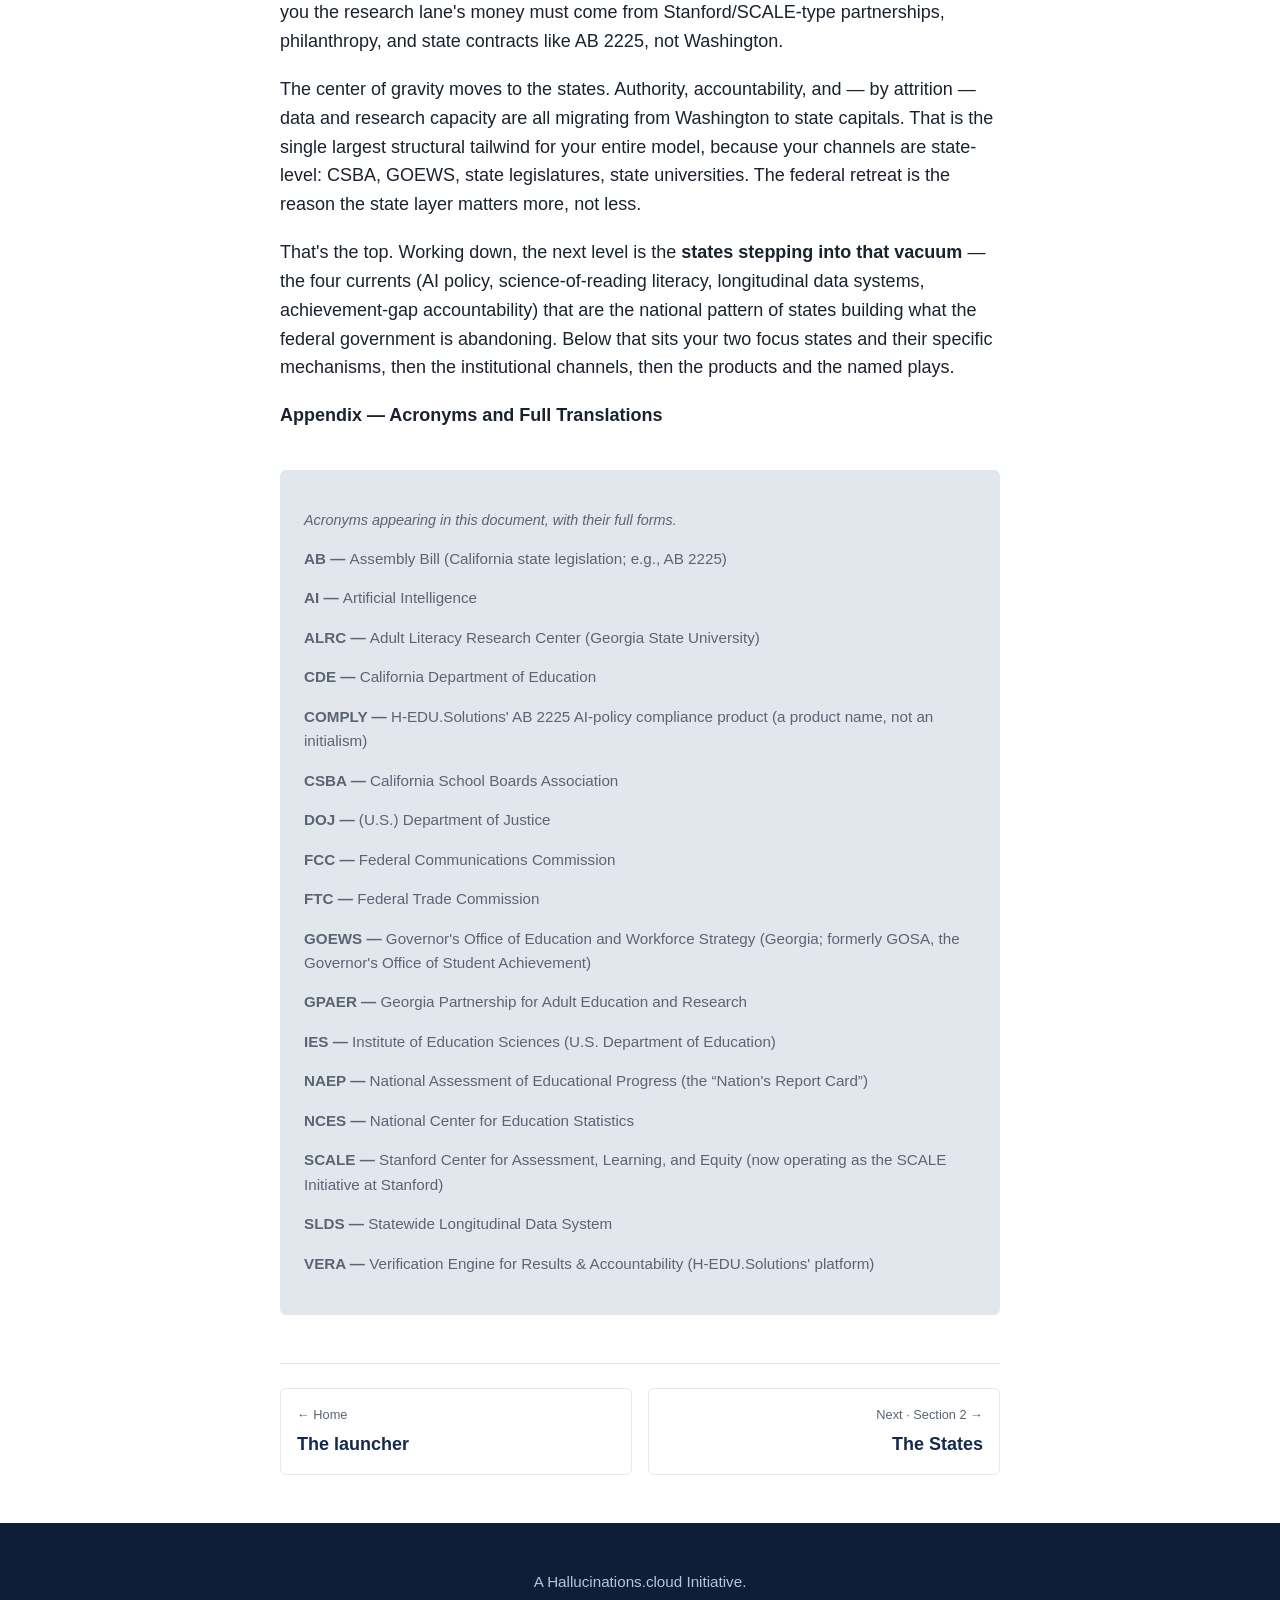
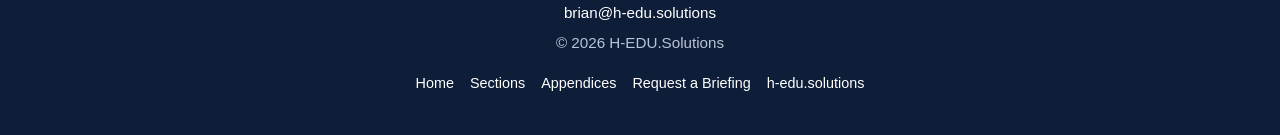
<file: federal/index.html>
<!doctype html>
<html lang='en'>
<head>
  <meta charset='utf-8'>
  <meta name='viewport' content='width=device-width,initial-scale=1'>
  <!-- Google tag (gtag.js) -->
  <script async src="https://www.googletagmanager.com/gtag/js?id=G-0HMXTQVWZC"></script>
  <script>
    window.dataLayer = window.dataLayer || [];
    function gtag(){dataLayer.push(arguments);}
    gtag('js', new Date());
    gtag('config', 'G-0HMXTQVWZC');
  </script>
  <title>Section 1 &mdash; The Federal Government &middot; A CASE for H-EDU.solutions</title>
  <meta name='description' content='The Federal Government &mdash; A CASE for H-EDU.solutions.'>
  <link rel='canonical' href='https://case.h-edu.solutions/federal/'>
  <meta property='og:title' content='Section 1 &mdash; The Federal Government'>
  <meta property='og:description' content='A CASE for H-EDU.solutions.'>
  <meta property='og:image' content='https://case.h-edu.solutions/assets/img/HEDU_Logo_Lockup.png'>
  <meta property='og:url' content='https://case.h-edu.solutions/federal/'>
  <meta property='og:type' content='article'>
  <link rel='icon' href="data:image/svg+xml,%3Csvg xmlns='http://www.w3.org/2000/svg' viewBox='0 0 32 32'%3E%3Crect width='32' height='32' fill='%2314294C'/%3E%3C/svg%3E">
  <link rel='stylesheet' href='/assets/css/style.css'>
</head>
<body>
  <a class='skip-link' href='#main'>Skip to content</a>
  <!-- ============================================================
       SHARED HEADER — keep in sync across every page in /site/
       ============================================================ -->
  <header class="site-header">
    <div class="header-inner">
      <a class="brand" href="/" aria-label="A CASE for H-EDU.solutions — Home">
        <img src="/assets/img/HEDU_Logo.png" alt="">
        <span class="wordmark">H&#8209;EDU<span class="dot">.solutions</span></span>
      </a>
      <button class="nav-toggle" aria-label="Open menu" aria-expanded="false">&#9776;</button>
      <nav class="primary-nav" aria-label="Primary">
        <ul>
          <li><a href="/">Home</a></li>
          <li class="has-menu">
            <button aria-haspopup="true">The Case &#9662;</button>
            <ul class="menu">
              <li><a href="/federal/">1 &middot; The Federal Government</a></li>
              <li><a href="/states/">2 &middot; The States</a></li>
              <li><a href="/my-child/">3 &middot; My Child</a></li>
              <li><a href="/third-dimension/">4 &middot; The Third Dimension</a></li>
              <li><a href="/outside-education/">5 &middot; Outside Education</a></li>
              <li><a href="/georgia/">6 &middot; Georgia</a></li>
              <li><a href="/california/">7 &middot; California</a></li>
              <li><a href="/gsu/">8 &middot; GSU Collaboration</a></li>
              <li><a href="/the-proof/">9 &middot; The Proof</a></li>
              <li><a href="/conclusion/">10 &middot; Conclusion</a></li>
              <li><a href="/see-the-platform/">11 &middot; See the Platform</a></li>
            </ul>
          </li>
          <li class="has-menu">
            <button aria-haspopup="true">Appendices &#9662;</button>
            <ul class="menu">
              <li><a href="/infographic/">A &middot; Two Sides of the Plane</a></li>
              <li><a href="/timeline/">B &middot; AB 2225 Timeline</a></li>
            </ul>
          </li>
        </ul>
        <a class="btn btn-primary" href="mailto:brian@h-edu.solutions?subject=Briefing%20request%20%E2%80%94%20A%20CASE%20for%20H-EDU.solutions">Request a Briefing</a>
      </nav>
    </div>
  </header>
  <!-- ============================================================
       END SHARED HEADER
       ============================================================ -->
  <main id='main'>
    <article class='section-shell'>
      <a class='back-link' href='/'>&larr; Back to the Case</a>
      <span class='kicker'>Section 1</span>
      <h1>The Federal Government</h1>

<p class='small dateline'>June 26, 2026</p>
<div class='section-body'>
<h2><strong>Starting at the Top: The Federal Government and Education</strong></h2>
<p>That's the right place to start, because the federal layer is the one that reframes everything beneath it. Here's the top of the pyramid as the search establishes it, and why it sets the terms for every level below.</p>
<p><strong>The defining federal fact right now is retreat and devolution.</strong> The federal government is not expanding its role in education — it is deliberately contracting it and pushing authority down to the states. Trump's May 2025 executive order directs the closure of the Department of Education and the return of education authority to the states; Secretary McMahon has described the department's "final mission" as shuttering itself, and in November 2025 she began outsourcing its functions to other agencies. That is the posture: Washington stepping back, on purpose.</p>
<p><strong>The research and data spine of federal education has been hollowed out.</strong> This is the part that matters most for your work. IES lost roughly 90% of its staff (from ~191 down toward 30, and per the June 24 Inspector General report, to about 16% of pre-administration levels); somewhere between $881 million and $1.1 billion in research grants and contracts were canceled; and NCES — the statistical agency that has run federal education data for 150 years — was reduced to about three people. The Supreme Court let those layoffs stand in July 2025. New IES funding is frozen, and the longitudinal studies are under review for cuts. The one survivor is NAEP, the Nation's Report Card — the only collection named in statute — which is being kept on track by loaned staff, and whose 2024 results (grade 4 and 8 reading down about five points since 2019) are the very numbers driving the state literacy wave.</p>
<p><strong>On AI, the federal move is deregulatory — but with a carve-out that protects your market.</strong> Executive Order 14365 (December 11, 2025) tries to preempt and discourage state AI laws indirectly, through a DOJ task force, FTC and FCC action, and conditioned funding. It is not self-executing, so state AI laws remain enforceable in the near term — and, critically, it expressly preserves state authority over child safety, data-center infrastructure, and <strong>state government procurement and use of AI</strong>. School AI-policy and procurement — COMPLY's exact target — sits inside that protected zone.</p>
<p><strong>Now the "so what," which is the whole reason to start here.</strong> The federal top is characterized by withdrawal, and withdrawal at the top forces everything downward. Three cascades follow directly:</p>
<p>The data vacuum elevates state-level and public-data measurement. As the federal statistical apparatus degrades, reliable national data thins out — which raises the value of tools that run on state and public data with no federal dependency. VERA is built exactly that way: it operates on public CDE/state data and needs nothing from NCES.</p>

<p>The research-funding source shifts. IES was the historic funder of the Greenberg/ALRC/GPAER line and the federal SLDS grant program. With it frozen, the research-institution model cannot lean on federal money — it has to run on state, university, and philanthropic funding. That's not a setback so much as a clarifier: it tells you the research lane's money must come from Stanford/SCALE-type partnerships, philanthropy, and state contracts like AB 2225, not Washington.</p>
<p>The center of gravity moves to the states. Authority, accountability, and — by attrition — data and research capacity are all migrating from Washington to state capitals. That is the single largest structural tailwind for your entire model, because your channels are state-level: CSBA, GOEWS, state legislatures, state universities. The federal retreat is the reason the state layer matters more, not less.</p>
<p>That's the top. Working down, the next level is the <strong>states stepping into that vacuum</strong> — the four currents (AI policy, science-of-reading literacy, longitudinal data systems, achievement-gap accountability) that are the national pattern of states building what the federal government is abandoning. Below that sits your two focus states and their specific mechanisms, then the institutional channels, then the products and the named plays.</p>
















<p><strong>Appendix — Acronyms and Full Translations</strong></p>

</div>
<aside class='appendix-block' aria-label='Acronyms and sources'>
<p class='small'><em>Acronyms appearing in this document, with their full forms.</em></p>
<p><strong>AB — </strong>Assembly Bill (California state legislation; e.g., AB 2225)</p>
<p><strong>AI — </strong>Artificial Intelligence</p>
<p><strong>ALRC — </strong>Adult Literacy Research Center (Georgia State University)</p>
<p><strong>CDE — </strong>California Department of Education</p>
<p><strong>COMPLY — </strong>H-EDU.Solutions' AB 2225 AI-policy compliance product (a product name, not an initialism)</p>
<p><strong>CSBA — </strong>California School Boards Association</p>
<p><strong>DOJ — </strong>(U.S.) Department of Justice</p>
<p><strong>FCC — </strong>Federal Communications Commission</p>
<p><strong>FTC — </strong>Federal Trade Commission</p>
<p><strong>GOEWS — </strong>Governor's Office of Education and Workforce Strategy (Georgia; formerly GOSA, the Governor's Office of Student Achievement)</p>
<p><strong>GPAER — </strong>Georgia Partnership for Adult Education and Research</p>
<p><strong>IES — </strong>Institute of Education Sciences (U.S. Department of Education)</p>
<p><strong>NAEP — </strong>National Assessment of Educational Progress (the “Nation's Report Card”)</p>
<p><strong>NCES — </strong>National Center for Education Statistics</p>
<p><strong>SCALE — </strong>Stanford Center for Assessment, Learning, and Equity (now operating as the SCALE Initiative at Stanford)</p>
<p><strong>SLDS — </strong>Statewide Longitudinal Data System</p>
<p><strong>VERA — </strong>Verification Engine for Results &amp; Accountability (H-EDU.Solutions' platform)</p>

</aside>
<nav class='pager' aria-label='Section navigation'><a data-pager='prev' href='/'><span class='label'>&larr; Home</span><span class='title'>The launcher</span></a><a data-pager='next' class='next' href='/states/'><span class='label'>Next &middot; Section 2 &rarr;</span><span class='title'>The States</span></a></nav>
    </article>
  </main>
  <!-- ============================================================
       SHARED FOOTER — keep in sync across every page in /site/
       ============================================================ -->
  <footer class="site-footer">
    <p>A Hallucinations.cloud Initiative.</p>
    <p><a href="mailto:brian@h-edu.solutions">brian@h-edu.solutions</a></p>
    <p>&copy; 2026 H-EDU.Solutions</p>
    <nav class="footer-nav" aria-label="Footer">
      <a href="/">Home</a>
      <a href="/federal/">Sections</a>
      <a href="/infographic/">Appendices</a>
      <a href="mailto:brian@h-edu.solutions?subject=Briefing%20request%20%E2%80%94%20A%20CASE%20for%20H-EDU.solutions">Request a Briefing</a>
      <a href="https://h-edu.solutions">h-edu.solutions</a>
    </nav>
  </footer>
  <!-- ============================================================
       END SHARED FOOTER
       ============================================================ -->
  <script src='/assets/js/nav.js' defer></script>
</body>
</html>
</file>
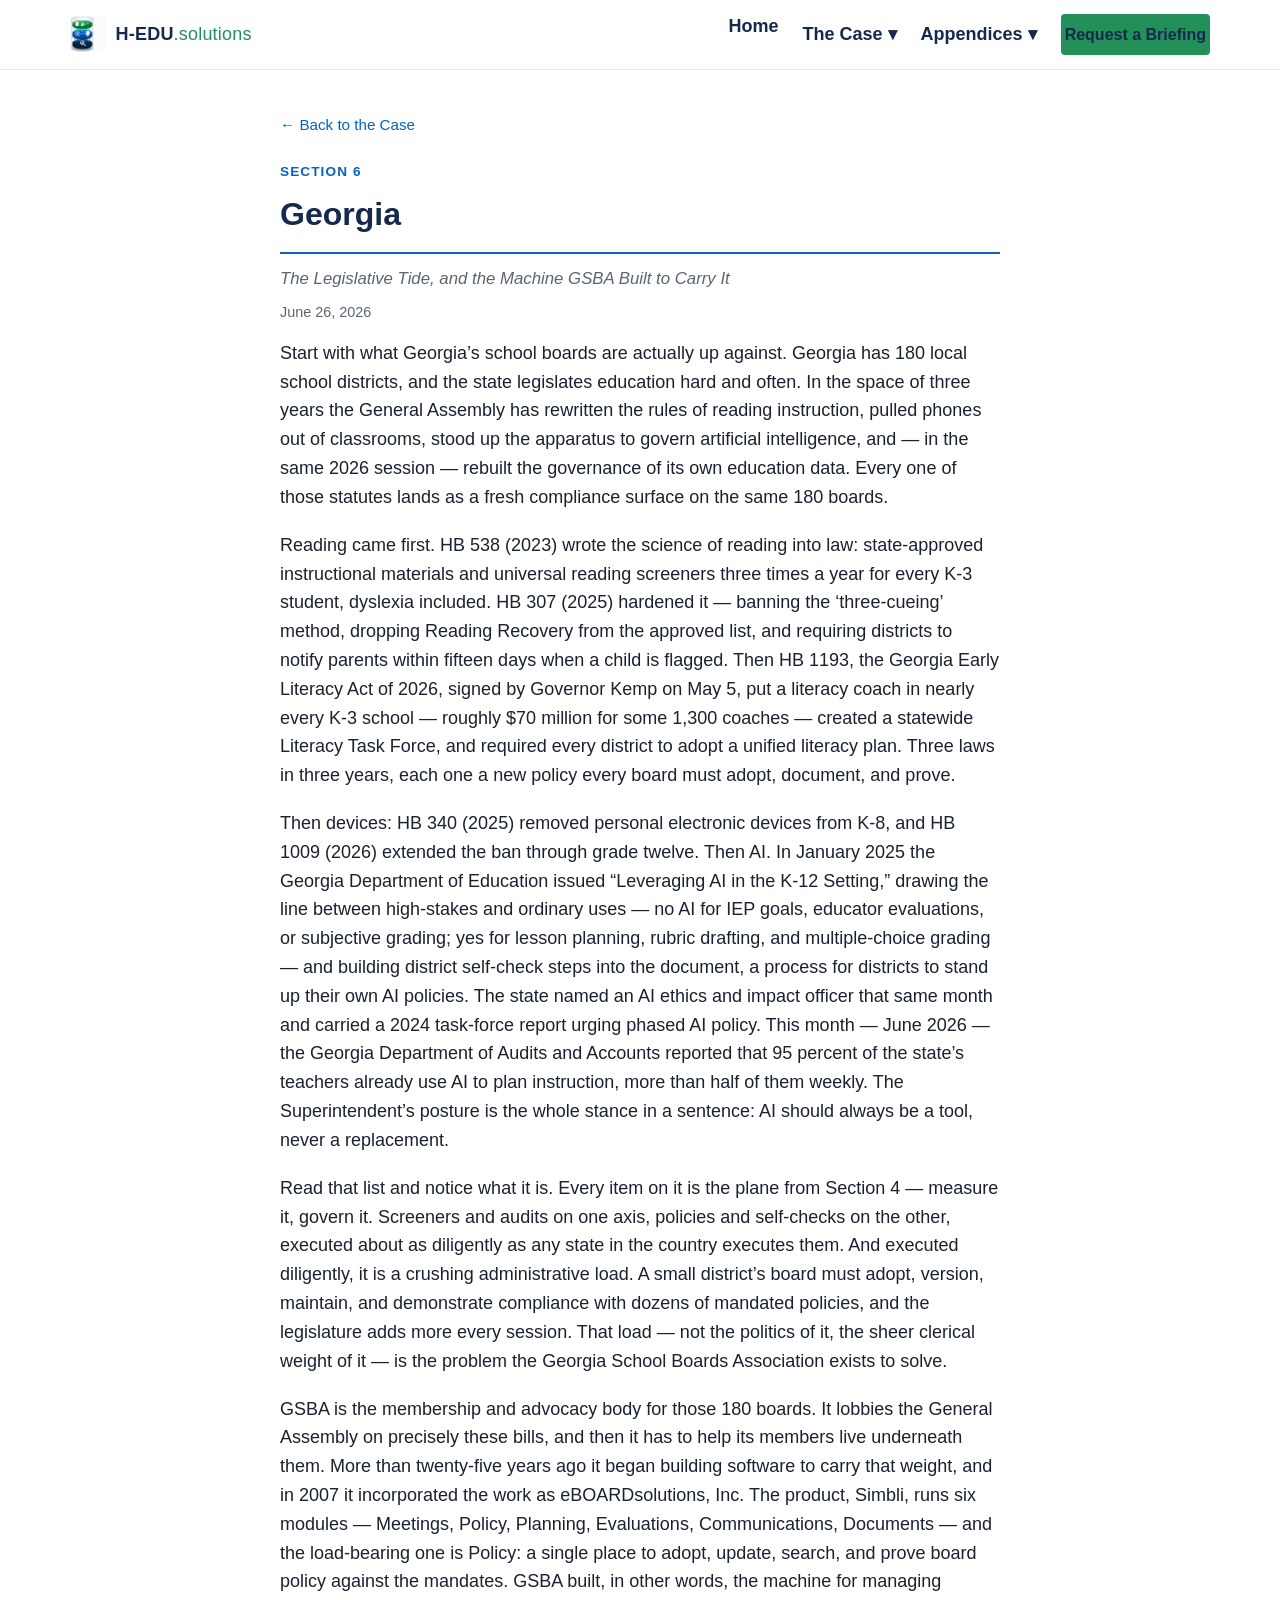
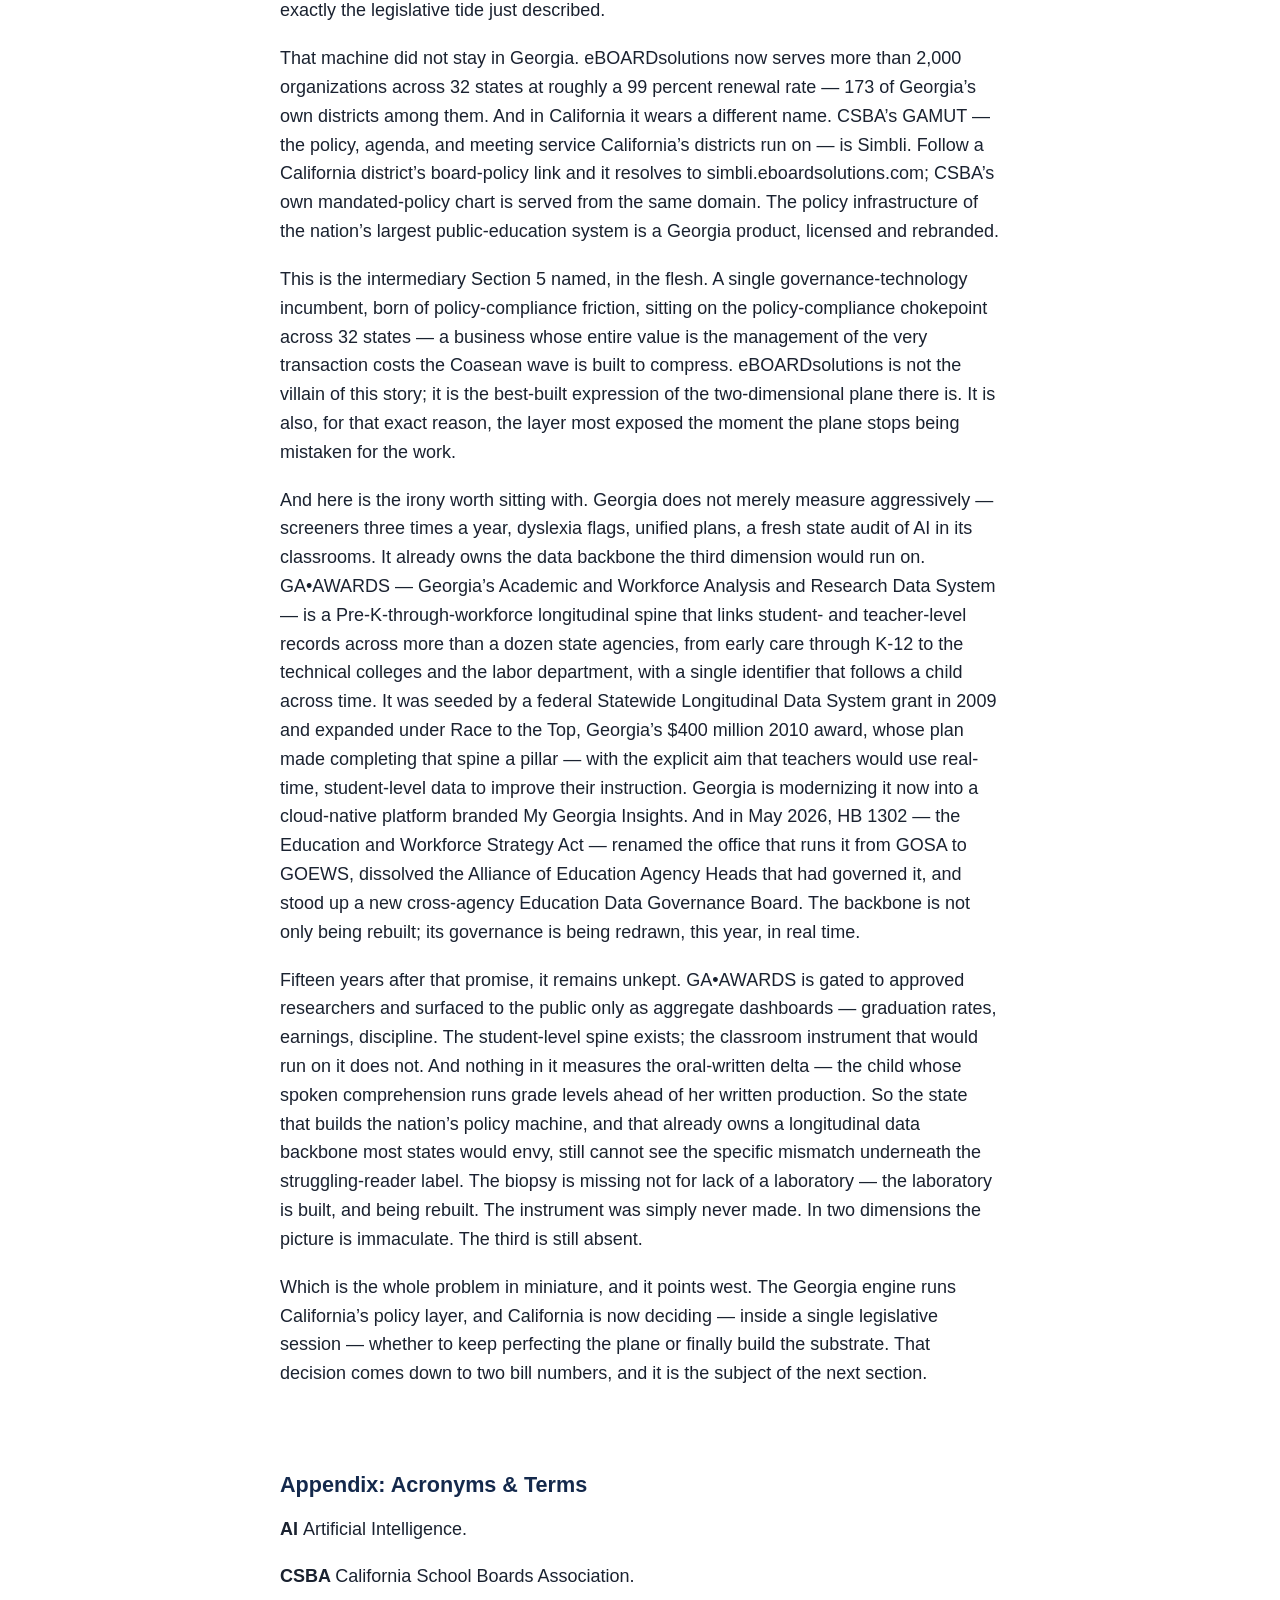
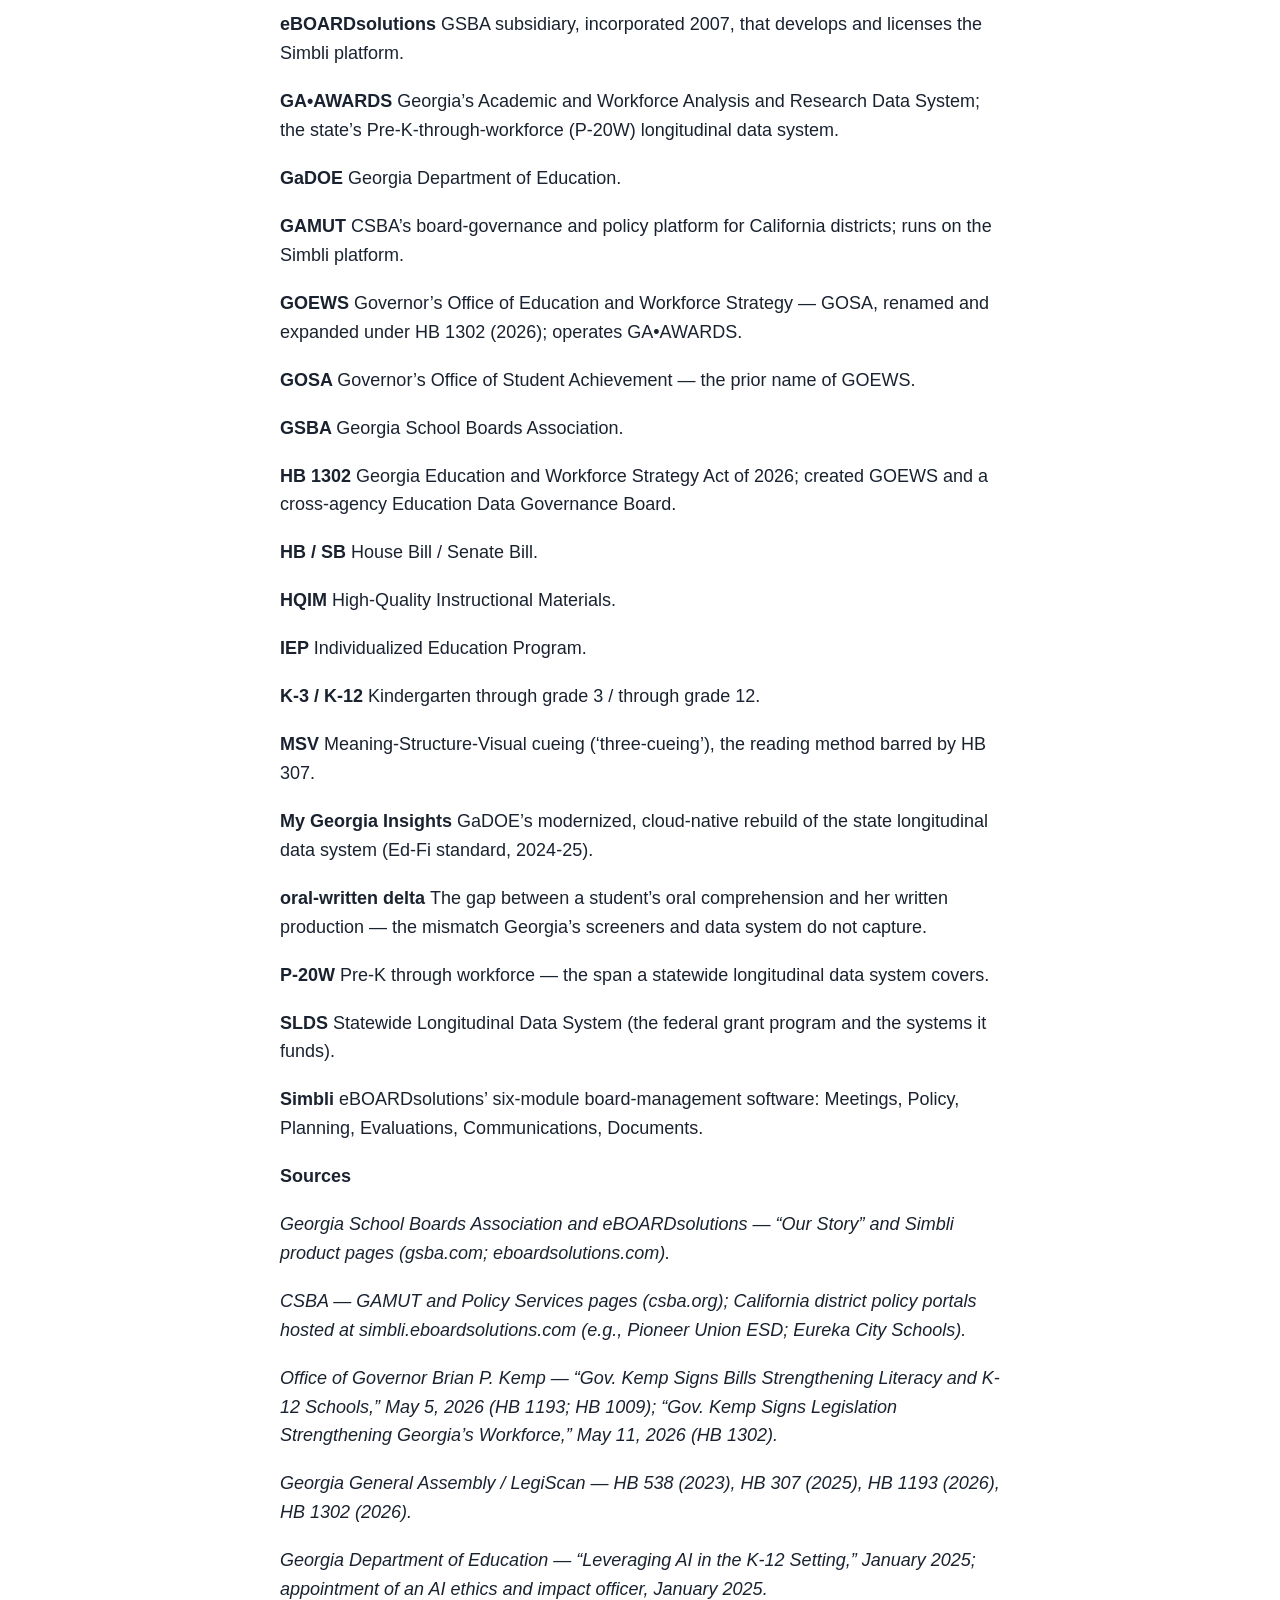
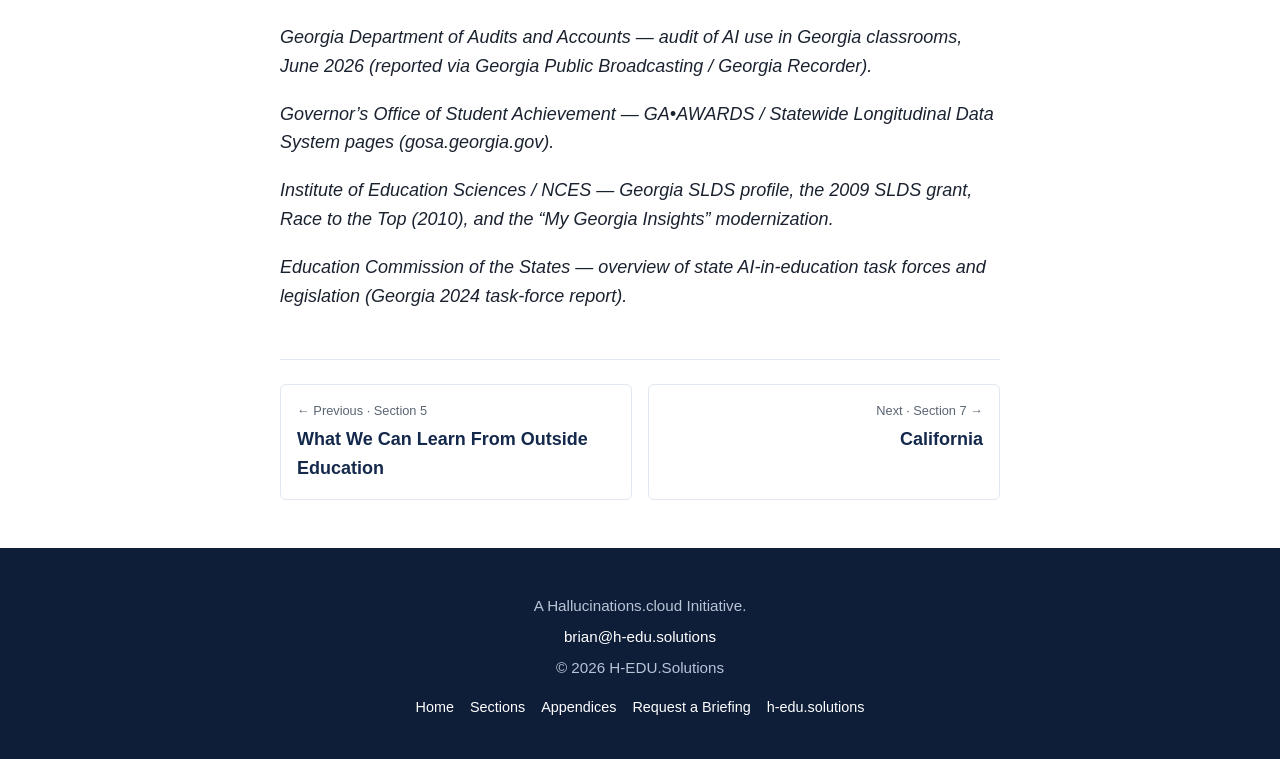
<file: georgia/index.html>
<!doctype html>
<html lang='en'>
<head>
  <meta charset='utf-8'>
  <meta name='viewport' content='width=device-width,initial-scale=1'>
  <!-- Google tag (gtag.js) -->
  <script async src="https://www.googletagmanager.com/gtag/js?id=G-0HMXTQVWZC"></script>
  <script>
    window.dataLayer = window.dataLayer || [];
    function gtag(){dataLayer.push(arguments);}
    gtag('js', new Date());
    gtag('config', 'G-0HMXTQVWZC');
  </script>
  <title>Section 6 &mdash; Georgia &middot; A CASE for H-EDU.solutions</title>
  <meta name='description' content='Georgia &mdash; A CASE for H-EDU.solutions.'>
  <link rel='canonical' href='https://case.h-edu.solutions/georgia/'>
  <meta property='og:title' content='Section 6 &mdash; Georgia'>
  <meta property='og:description' content='A CASE for H-EDU.solutions.'>
  <meta property='og:image' content='https://case.h-edu.solutions/assets/img/HEDU_Logo_Lockup.png'>
  <meta property='og:url' content='https://case.h-edu.solutions/georgia/'>
  <meta property='og:type' content='article'>
  <link rel='icon' href="data:image/svg+xml,%3Csvg xmlns='http://www.w3.org/2000/svg' viewBox='0 0 32 32'%3E%3Crect width='32' height='32' fill='%2314294C'/%3E%3C/svg%3E">
  <link rel='stylesheet' href='/assets/css/style.css'>
</head>
<body>
  <a class='skip-link' href='#main'>Skip to content</a>
  <!-- ============================================================
       SHARED HEADER — keep in sync across every page in /site/
       ============================================================ -->
  <header class="site-header">
    <div class="header-inner">
      <a class="brand" href="/" aria-label="A CASE for H-EDU.solutions — Home">
        <img src="/assets/img/HEDU_Logo.png" alt="">
        <span class="wordmark">H&#8209;EDU<span class="dot">.solutions</span></span>
      </a>
      <button class="nav-toggle" aria-label="Open menu" aria-expanded="false">&#9776;</button>
      <nav class="primary-nav" aria-label="Primary">
        <ul>
          <li><a href="/">Home</a></li>
          <li class="has-menu">
            <button aria-haspopup="true">The Case &#9662;</button>
            <ul class="menu">
              <li><a href="/federal/">1 &middot; The Federal Government</a></li>
              <li><a href="/states/">2 &middot; The States</a></li>
              <li><a href="/my-child/">3 &middot; My Child</a></li>
              <li><a href="/third-dimension/">4 &middot; The Third Dimension</a></li>
              <li><a href="/outside-education/">5 &middot; Outside Education</a></li>
              <li><a href="/georgia/">6 &middot; Georgia</a></li>
              <li><a href="/california/">7 &middot; California</a></li>
              <li><a href="/gsu/">8 &middot; GSU Collaboration</a></li>
              <li><a href="/the-proof/">9 &middot; The Proof</a></li>
              <li><a href="/conclusion/">10 &middot; Conclusion</a></li>
              <li><a href="/see-the-platform/">11 &middot; See the Platform</a></li>
            </ul>
          </li>
          <li class="has-menu">
            <button aria-haspopup="true">Appendices &#9662;</button>
            <ul class="menu">
              <li><a href="/infographic/">A &middot; Two Sides of the Plane</a></li>
              <li><a href="/timeline/">B &middot; AB 2225 Timeline</a></li>
            </ul>
          </li>
        </ul>
        <a class="btn btn-primary" href="mailto:brian@h-edu.solutions?subject=Briefing%20request%20%E2%80%94%20A%20CASE%20for%20H-EDU.solutions">Request a Briefing</a>
      </nav>
    </div>
  </header>
  <!-- ============================================================
       END SHARED HEADER
       ============================================================ -->
  <main id='main'>
    <article class='section-shell'>
      <a class='back-link' href='/'>&larr; Back to the Case</a>
      <span class='kicker'>Section 6</span>
      <h1>Georgia</h1>
<p class='subhead'>The Legislative Tide, and the Machine GSBA Built to Carry It</p>
<p class='small dateline'>June 26, 2026</p>
<div class='section-body'>
<p>Start with what Georgia’s school boards are actually up against. Georgia has 180 local school districts, and the state legislates education hard and often. In the space of three years the General Assembly has rewritten the rules of reading instruction, pulled phones out of classrooms, stood up the apparatus to govern artificial intelligence, and — in the same 2026 session — rebuilt the governance of its own education data. Every one of those statutes lands as a fresh compliance surface on the same 180 boards.</p>
<p>Reading came first. HB 538 (2023) wrote the science of reading into law: state-approved instructional materials and universal reading screeners three times a year for every K-3 student, dyslexia included. HB 307 (2025) hardened it — banning the ‘three-cueing’ method, dropping Reading Recovery from the approved list, and requiring districts to notify parents within fifteen days when a child is flagged. Then HB 1193, the Georgia Early Literacy Act of 2026, signed by Governor Kemp on May 5, put a literacy coach in nearly every K-3 school — roughly $70 million for some 1,300 coaches — created a statewide Literacy Task Force, and required every district to adopt a unified literacy plan. Three laws in three years, each one a new policy every board must adopt, document, and prove.</p>
<p>Then devices: HB 340 (2025) removed personal electronic devices from K-8, and HB 1009 (2026) extended the ban through grade twelve. Then AI. In January 2025 the Georgia Department of Education issued “Leveraging AI in the K-12 Setting,” drawing the line between high-stakes and ordinary uses — no AI for IEP goals, educator evaluations, or subjective grading; yes for lesson planning, rubric drafting, and multiple-choice grading — and building district self-check steps into the document, a process for districts to stand up their own AI policies. The state named an AI ethics and impact officer that same month and carried a 2024 task-force report urging phased AI policy. This month — June 2026 — the Georgia Department of Audits and Accounts reported that 95 percent of the state’s teachers already use AI to plan instruction, more than half of them weekly. The Superintendent’s posture is the whole stance in a sentence: AI should always be a tool, never a replacement.</p>
<p>Read that list and notice what it is. Every item on it is the plane from Section 4 — measure it, govern it. Screeners and audits on one axis, policies and self-checks on the other, executed about as diligently as any state in the country executes them. And executed diligently, it is a crushing administrative load. A small district’s board must adopt, version, maintain, and demonstrate compliance with dozens of mandated policies, and the legislature adds more every session. That load — not the politics of it, the sheer clerical weight of it — is the problem the Georgia School Boards Association exists to solve.</p>
<p>GSBA is the membership and advocacy body for those 180 boards. It lobbies the General Assembly on precisely these bills, and then it has to help its members live underneath them. More than twenty-five years ago it began building software to carry that weight, and in 2007 it incorporated the work as eBOARDsolutions, Inc. The product, Simbli, runs six modules — Meetings, Policy, Planning, Evaluations, Communications, Documents — and the load-bearing one is Policy: a single place to adopt, update, search, and prove board policy against the mandates. GSBA built, in other words, the machine for managing exactly the legislative tide just described.</p>
<p>That machine did not stay in Georgia. eBOARDsolutions now serves more than 2,000 organizations across 32 states at roughly a 99 percent renewal rate — 173 of Georgia’s own districts among them. And in California it wears a different name. CSBA’s GAMUT — the policy, agenda, and meeting service California’s districts run on — is Simbli. Follow a California district’s board-policy link and it resolves to simbli.eboardsolutions.com; CSBA’s own mandated-policy chart is served from the same domain. The policy infrastructure of the nation’s largest public-education system is a Georgia product, licensed and rebranded.</p>
<p>This is the intermediary Section 5 named, in the flesh. A single governance-technology incumbent, born of policy-compliance friction, sitting on the policy-compliance chokepoint across 32 states — a business whose entire value is the management of the very transaction costs the Coasean wave is built to compress. eBOARDsolutions is not the villain of this story; it is the best-built expression of the two-dimensional plane there is. It is also, for that exact reason, the layer most exposed the moment the plane stops being mistaken for the work.</p>
<p>And here is the irony worth sitting with. Georgia does not merely measure aggressively — screeners three times a year, dyslexia flags, unified plans, a fresh state audit of AI in its classrooms. It already owns the data backbone the third dimension would run on. GA•AWARDS — Georgia’s Academic and Workforce Analysis and Research Data System — is a Pre-K-through-workforce longitudinal spine that links student- and teacher-level records across more than a dozen state agencies, from early care through K-12 to the technical colleges and the labor department, with a single identifier that follows a child across time. It was seeded by a federal Statewide Longitudinal Data System grant in 2009 and expanded under Race to the Top, Georgia’s $400 million 2010 award, whose plan made completing that spine a pillar — with the explicit aim that teachers would use real-time, student-level data to improve their instruction. Georgia is modernizing it now into a cloud-native platform branded My Georgia Insights. And in May 2026, HB 1302 — the Education and Workforce Strategy Act — renamed the office that runs it from GOSA to GOEWS, dissolved the Alliance of Education Agency Heads that had governed it, and stood up a new cross-agency Education Data Governance Board. The backbone is not only being rebuilt; its governance is being redrawn, this year, in real time.</p>
<p>Fifteen years after that promise, it remains unkept. GA•AWARDS is gated to approved researchers and surfaced to the public only as aggregate dashboards — graduation rates, earnings, discipline. The student-level spine exists; the classroom instrument that would run on it does not. And nothing in it measures the oral-written delta — the child whose spoken comprehension runs grade levels ahead of her written production. So the state that builds the nation’s policy machine, and that already owns a longitudinal data backbone most states would envy, still cannot see the specific mismatch underneath the struggling-reader label. The biopsy is missing not for lack of a laboratory — the laboratory is built, and being rebuilt. The instrument was simply never made. In two dimensions the picture is immaculate. The third is still absent.</p>
<p>Which is the whole problem in miniature, and it points west. The Georgia engine runs California’s policy layer, and California is now deciding — inside a single legislative session — whether to keep perfecting the plane or finally build the substrate. That decision comes down to two bill numbers, and it is the subject of the next section.</p>
<p><br></p>
<h2><strong>Appendix: Acronyms &amp; Terms</strong></h2>
<p><strong>AI  </strong>Artificial Intelligence.</p>
<p><strong>CSBA  </strong>California School Boards Association.</p>
<p><strong>eBOARDsolutions  </strong>GSBA subsidiary, incorporated 2007, that develops and licenses the Simbli platform.</p>
<p><strong>GA•AWARDS  </strong>Georgia’s Academic and Workforce Analysis and Research Data System; the state’s Pre-K-through-workforce (P-20W) longitudinal data system.</p>
<p><strong>GaDOE  </strong>Georgia Department of Education.</p>
<p><strong>GAMUT  </strong>CSBA’s board-governance and policy platform for California districts; runs on the Simbli platform.</p>
<p><strong>GOEWS  </strong>Governor’s Office of Education and Workforce Strategy — GOSA, renamed and expanded under HB 1302 (2026); operates GA•AWARDS.</p>
<p><strong>GOSA  </strong>Governor’s Office of Student Achievement — the prior name of GOEWS.</p>
<p><strong>GSBA  </strong>Georgia School Boards Association.</p>
<p><strong>HB 1302  </strong>Georgia Education and Workforce Strategy Act of 2026; created GOEWS and a cross-agency Education Data Governance Board.</p>
<p><strong>HB / SB  </strong>House Bill / Senate Bill.</p>
<p><strong>HQIM  </strong>High-Quality Instructional Materials.</p>
<p><strong>IEP  </strong>Individualized Education Program.</p>
<p><strong>K-3 / K-12  </strong>Kindergarten through grade 3 / through grade 12.</p>
<p><strong>MSV  </strong>Meaning-Structure-Visual cueing (‘three-cueing’), the reading method barred by HB 307.</p>
<p><strong>My Georgia Insights  </strong>GaDOE’s modernized, cloud-native rebuild of the state longitudinal data system (Ed-Fi standard, 2024-25).</p>
<p><strong>oral-written delta  </strong>The gap between a student’s oral comprehension and her written production — the mismatch Georgia’s screeners and data system do not capture.</p>
<p><strong>P-20W  </strong>Pre-K through workforce — the span a statewide longitudinal data system covers.</p>
<p><strong>SLDS  </strong>Statewide Longitudinal Data System (the federal grant program and the systems it funds).</p>
<p><strong>Simbli  </strong>eBOARDsolutions’ six-module board-management software: Meetings, Policy, Planning, Evaluations, Communications, Documents.</p>
<p><strong>Sources</strong></p>
<p><em>Georgia School Boards Association and eBOARDsolutions — “Our Story” and Simbli product pages (gsba.com; eboardsolutions.com).</em></p>
<p><em>CSBA — GAMUT and Policy Services pages (csba.org); California district policy portals hosted at simbli.eboardsolutions.com (e.g., Pioneer Union ESD; Eureka City Schools).</em></p>
<p><em>Office of Governor Brian P. Kemp — “Gov. Kemp Signs Bills Strengthening Literacy and K-12 Schools,” May 5, 2026 (HB 1193; HB 1009); “Gov. Kemp Signs Legislation Strengthening Georgia’s Workforce,” May 11, 2026 (HB 1302).</em></p>
<p><em>Georgia General Assembly / LegiScan — HB 538 (2023), HB 307 (2025), HB 1193 (2026), HB 1302 (2026).</em></p>
<p><em>Georgia Department of Education — “Leveraging AI in the K-12 Setting,” January 2025; appointment of an AI ethics and impact officer, January 2025.</em></p>
<p><em>Georgia Department of Audits and Accounts — audit of AI use in Georgia classrooms, June 2026 (reported via Georgia Public Broadcasting / Georgia Recorder).</em></p>
<p><em>Governor’s Office of Student Achievement — GA•AWARDS / Statewide Longitudinal Data System pages (gosa.georgia.gov).</em></p>
<p><em>Institute of Education Sciences / NCES — Georgia SLDS profile, the 2009 SLDS grant, Race to the Top (2010), and the “My Georgia Insights” modernization.</em></p>
<p><em>Education Commission of the States — overview of state AI-in-education task forces and legislation (Georgia 2024 task-force report).</em></p>

</div>

<nav class='pager' aria-label='Section navigation'><a data-pager='prev' href='/outside-education/'><span class='label'>&larr; Previous &middot; Section 5</span><span class='title'>What We Can Learn From Outside Education</span></a><a data-pager='next' class='next' href='/california/'><span class='label'>Next &middot; Section 7 &rarr;</span><span class='title'>California</span></a></nav>
    </article>
  </main>
  <!-- ============================================================
       SHARED FOOTER — keep in sync across every page in /site/
       ============================================================ -->
  <footer class="site-footer">
    <p>A Hallucinations.cloud Initiative.</p>
    <p><a href="mailto:brian@h-edu.solutions">brian@h-edu.solutions</a></p>
    <p>&copy; 2026 H-EDU.Solutions</p>
    <nav class="footer-nav" aria-label="Footer">
      <a href="/">Home</a>
      <a href="/federal/">Sections</a>
      <a href="/infographic/">Appendices</a>
      <a href="mailto:brian@h-edu.solutions?subject=Briefing%20request%20%E2%80%94%20A%20CASE%20for%20H-EDU.solutions">Request a Briefing</a>
      <a href="https://h-edu.solutions">h-edu.solutions</a>
    </nav>
  </footer>
  <!-- ============================================================
       END SHARED FOOTER
       ============================================================ -->
  <script src='/assets/js/nav.js' defer></script>
</body>
</html>
</file>
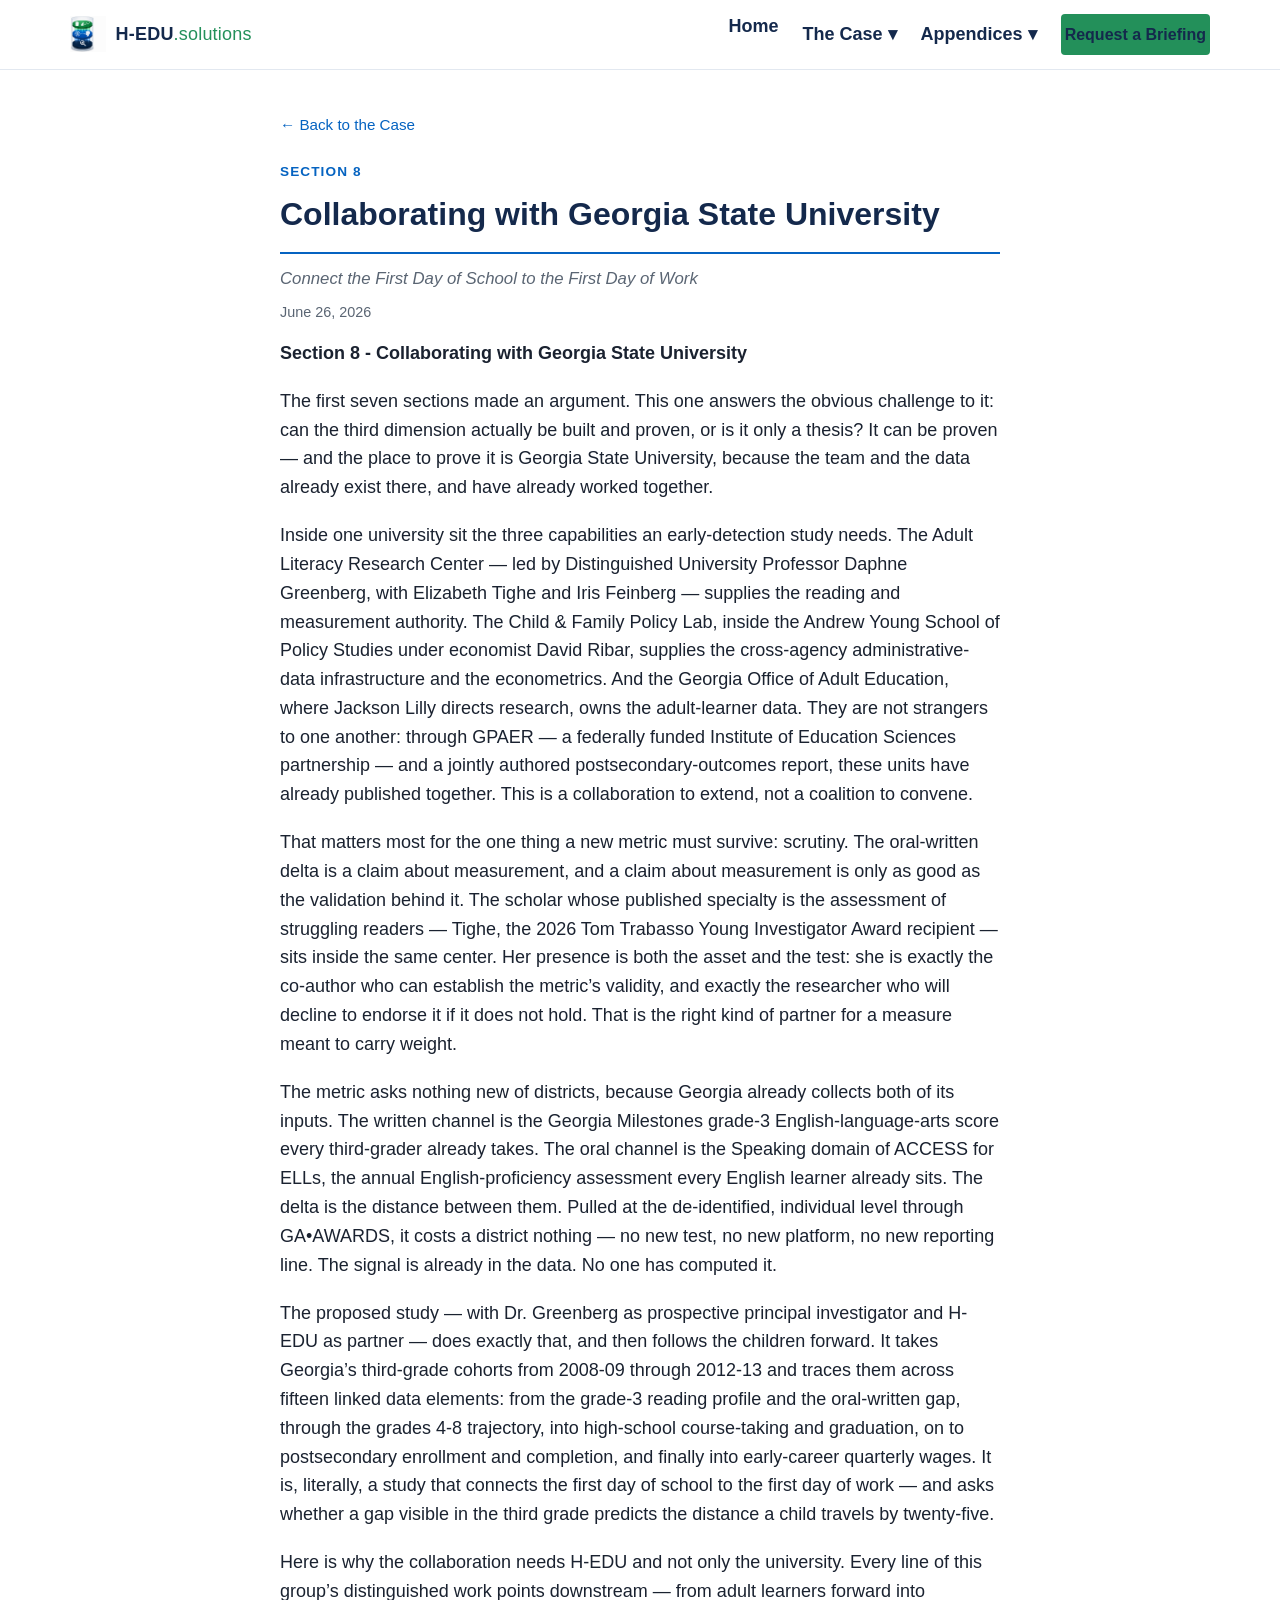
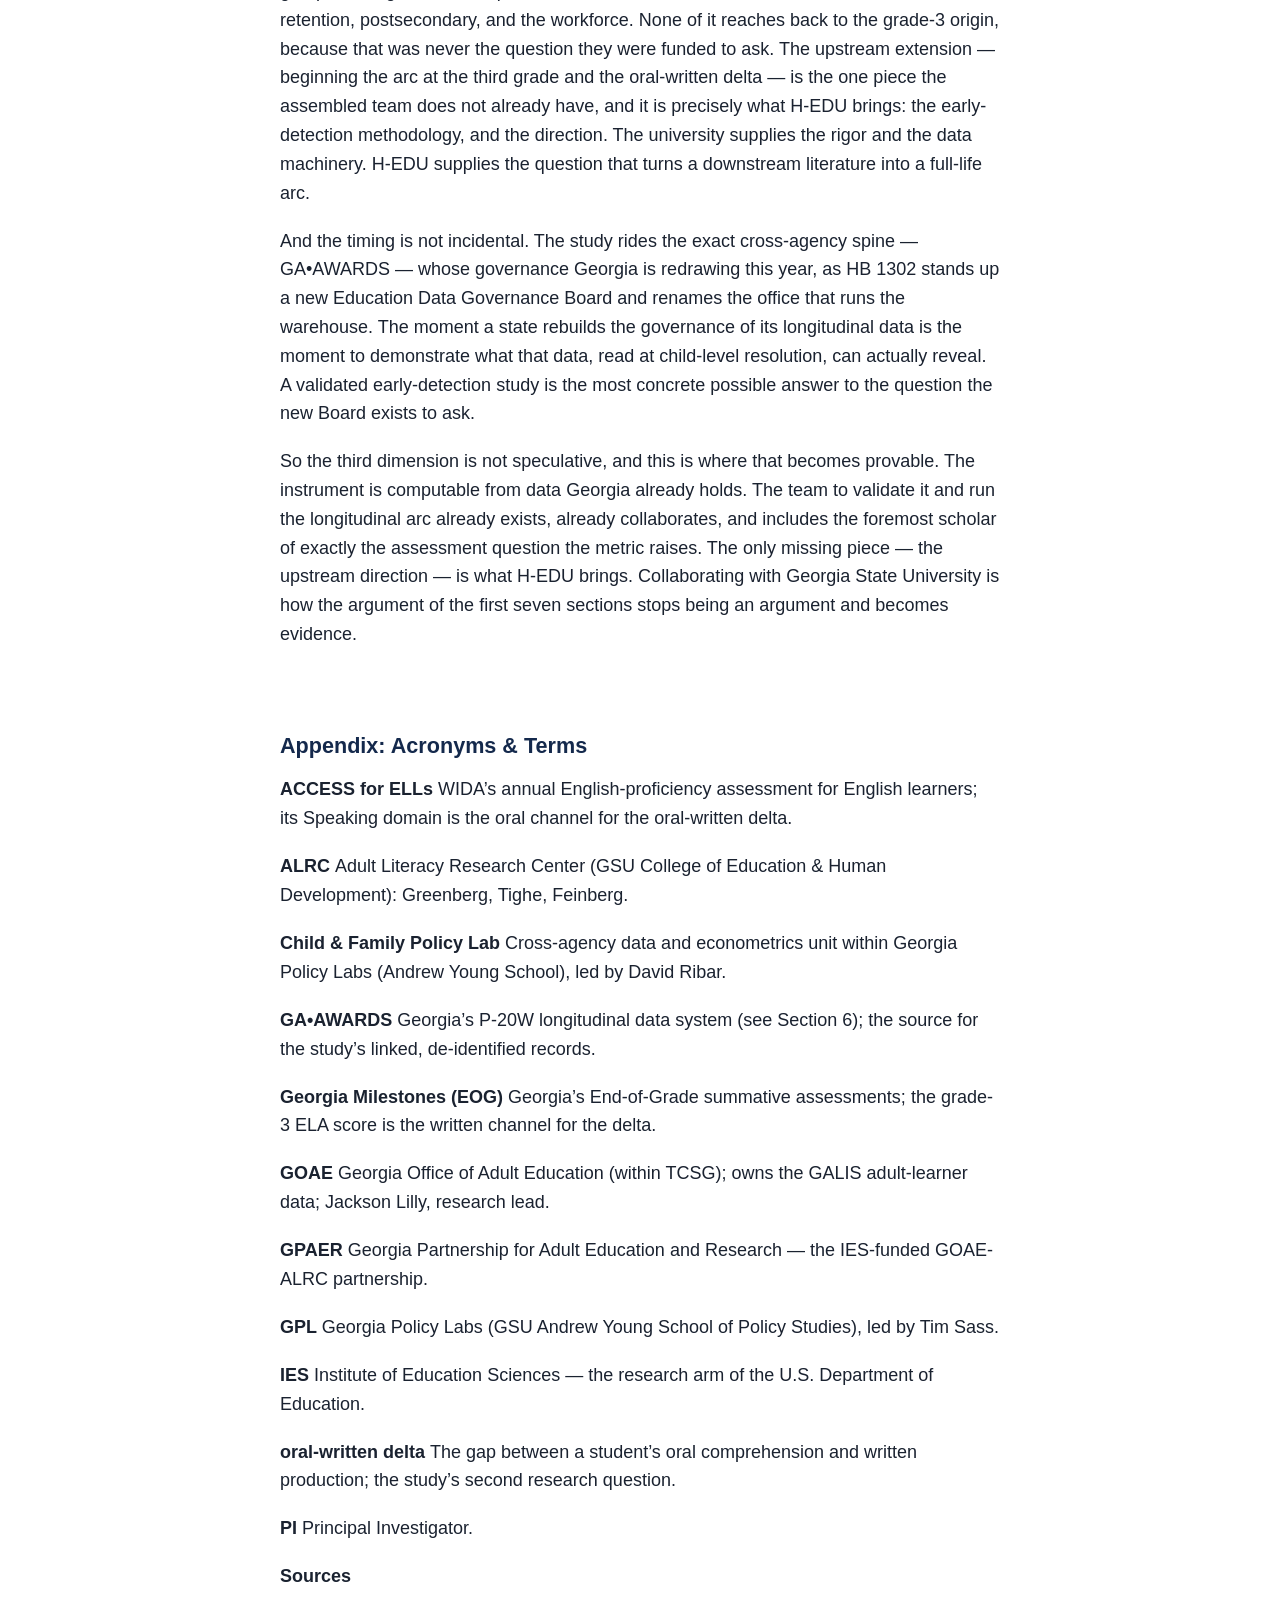
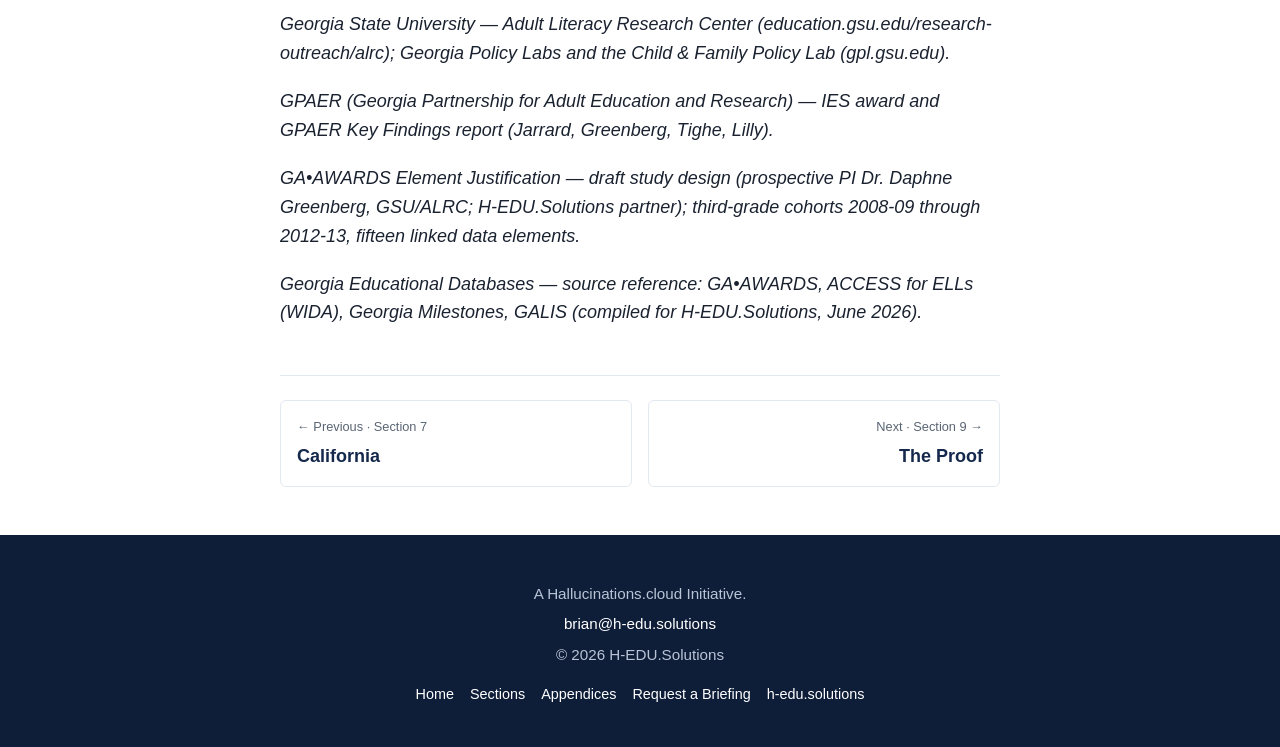
<file: gsu/index.html>
<!doctype html>
<html lang='en'>
<head>
  <meta charset='utf-8'>
  <meta name='viewport' content='width=device-width,initial-scale=1'>
  <!-- Google tag (gtag.js) -->
  <script async src="https://www.googletagmanager.com/gtag/js?id=G-0HMXTQVWZC"></script>
  <script>
    window.dataLayer = window.dataLayer || [];
    function gtag(){dataLayer.push(arguments);}
    gtag('js', new Date());
    gtag('config', 'G-0HMXTQVWZC');
  </script>
  <title>Section 8 &mdash; Collaborating with Georgia State University &middot; A CASE for H-EDU.solutions</title>
  <meta name='description' content='Collaborating with Georgia State University &mdash; A CASE for H-EDU.solutions.'>
  <link rel='canonical' href='https://case.h-edu.solutions/gsu/'>
  <meta property='og:title' content='Section 8 &mdash; Collaborating with Georgia State University'>
  <meta property='og:description' content='A CASE for H-EDU.solutions.'>
  <meta property='og:image' content='https://case.h-edu.solutions/assets/img/HEDU_Logo_Lockup.png'>
  <meta property='og:url' content='https://case.h-edu.solutions/gsu/'>
  <meta property='og:type' content='article'>
  <link rel='icon' href="data:image/svg+xml,%3Csvg xmlns='http://www.w3.org/2000/svg' viewBox='0 0 32 32'%3E%3Crect width='32' height='32' fill='%2314294C'/%3E%3C/svg%3E">
  <link rel='stylesheet' href='/assets/css/style.css'>
</head>
<body>
  <a class='skip-link' href='#main'>Skip to content</a>
  <!-- ============================================================
       SHARED HEADER — keep in sync across every page in /site/
       ============================================================ -->
  <header class="site-header">
    <div class="header-inner">
      <a class="brand" href="/" aria-label="A CASE for H-EDU.solutions — Home">
        <img src="/assets/img/HEDU_Logo.png" alt="">
        <span class="wordmark">H&#8209;EDU<span class="dot">.solutions</span></span>
      </a>
      <button class="nav-toggle" aria-label="Open menu" aria-expanded="false">&#9776;</button>
      <nav class="primary-nav" aria-label="Primary">
        <ul>
          <li><a href="/">Home</a></li>
          <li class="has-menu">
            <button aria-haspopup="true">The Case &#9662;</button>
            <ul class="menu">
              <li><a href="/federal/">1 &middot; The Federal Government</a></li>
              <li><a href="/states/">2 &middot; The States</a></li>
              <li><a href="/my-child/">3 &middot; My Child</a></li>
              <li><a href="/third-dimension/">4 &middot; The Third Dimension</a></li>
              <li><a href="/outside-education/">5 &middot; Outside Education</a></li>
              <li><a href="/georgia/">6 &middot; Georgia</a></li>
              <li><a href="/california/">7 &middot; California</a></li>
              <li><a href="/gsu/">8 &middot; GSU Collaboration</a></li>
              <li><a href="/the-proof/">9 &middot; The Proof</a></li>
              <li><a href="/conclusion/">10 &middot; Conclusion</a></li>
              <li><a href="/see-the-platform/">11 &middot; See the Platform</a></li>
            </ul>
          </li>
          <li class="has-menu">
            <button aria-haspopup="true">Appendices &#9662;</button>
            <ul class="menu">
              <li><a href="/infographic/">A &middot; Two Sides of the Plane</a></li>
              <li><a href="/timeline/">B &middot; AB 2225 Timeline</a></li>
            </ul>
          </li>
        </ul>
        <a class="btn btn-primary" href="mailto:brian@h-edu.solutions?subject=Briefing%20request%20%E2%80%94%20A%20CASE%20for%20H-EDU.solutions">Request a Briefing</a>
      </nav>
    </div>
  </header>
  <!-- ============================================================
       END SHARED HEADER
       ============================================================ -->
  <main id='main'>
    <article class='section-shell'>
      <a class='back-link' href='/'>&larr; Back to the Case</a>
      <span class='kicker'>Section 8</span>
      <h1>Collaborating with Georgia State University</h1>
<p class='subhead'>Connect the First Day of School to the First Day of Work</p>
<p class='small dateline'>June 26, 2026</p>
<div class='section-body'>
<p><strong>Section 8 - Collaborating with Georgia State University</strong></p>
<p>The first seven sections made an argument. This one answers the obvious challenge to it: can the third dimension actually be built and proven, or is it only a thesis? It can be proven — and the place to prove it is Georgia State University, because the team and the data already exist there, and have already worked together.</p>
<p>Inside one university sit the three capabilities an early-detection study needs. The Adult Literacy Research Center — led by Distinguished University Professor Daphne Greenberg, with Elizabeth Tighe and Iris Feinberg — supplies the reading and measurement authority. The Child &amp; Family Policy Lab, inside the Andrew Young School of Policy Studies under economist David Ribar, supplies the cross-agency administrative-data infrastructure and the econometrics. And the Georgia Office of Adult Education, where Jackson Lilly directs research, owns the adult-learner data. They are not strangers to one another: through GPAER — a federally funded Institute of Education Sciences partnership — and a jointly authored postsecondary-outcomes report, these units have already published together. This is a collaboration to extend, not a coalition to convene.</p>
<p>That matters most for the one thing a new metric must survive: scrutiny. The oral-written delta is a claim about measurement, and a claim about measurement is only as good as the validation behind it. The scholar whose published specialty is the assessment of struggling readers — Tighe, the 2026 Tom Trabasso Young Investigator Award recipient — sits inside the same center. Her presence is both the asset and the test: she is exactly the co-author who can establish the metric’s validity, and exactly the researcher who will decline to endorse it if it does not hold. That is the right kind of partner for a measure meant to carry weight.</p>
<p>The metric asks nothing new of districts, because Georgia already collects both of its inputs. The written channel is the Georgia Milestones grade-3 English-language-arts score every third-grader already takes. The oral channel is the Speaking domain of ACCESS for ELLs, the annual English-proficiency assessment every English learner already sits. The delta is the distance between them. Pulled at the de-identified, individual level through GA•AWARDS, it costs a district nothing — no new test, no new platform, no new reporting line. The signal is already in the data. No one has computed it.</p>
<p>The proposed study — with Dr. Greenberg as prospective principal investigator and H-EDU as partner — does exactly that, and then follows the children forward. It takes Georgia’s third-grade cohorts from 2008-09 through 2012-13 and traces them across fifteen linked data elements: from the grade-3 reading profile and the oral-written gap, through the grades 4-8 trajectory, into high-school course-taking and graduation, on to postsecondary enrollment and completion, and finally into early-career quarterly wages. It is, literally, a study that connects the first day of school to the first day of work — and asks whether a gap visible in the third grade predicts the distance a child travels by twenty-five.</p>
<p>Here is why the collaboration needs H-EDU and not only the university. Every line of this group’s distinguished work points downstream — from adult learners forward into retention, postsecondary, and the workforce. None of it reaches back to the grade-3 origin, because that was never the question they were funded to ask. The upstream extension — beginning the arc at the third grade and the oral-written delta — is the one piece the assembled team does not already have, and it is precisely what H-EDU brings: the early-detection methodology, and the direction. The university supplies the rigor and the data machinery. H-EDU supplies the question that turns a downstream literature into a full-life arc.</p>
<p>And the timing is not incidental. The study rides the exact cross-agency spine — GA•AWARDS — whose governance Georgia is redrawing this year, as HB 1302 stands up a new Education Data Governance Board and renames the office that runs the warehouse. The moment a state rebuilds the governance of its longitudinal data is the moment to demonstrate what that data, read at child-level resolution, can actually reveal. A validated early-detection study is the most concrete possible answer to the question the new Board exists to ask.</p>
<p>So the third dimension is not speculative, and this is where that becomes provable. The instrument is computable from data Georgia already holds. The team to validate it and run the longitudinal arc already exists, already collaborates, and includes the foremost scholar of exactly the assessment question the metric raises. The only missing piece — the upstream direction — is what H-EDU brings. Collaborating with Georgia State University is how the argument of the first seven sections stops being an argument and becomes evidence.</p>
<p><br></p>
<h2><strong>Appendix: Acronyms &amp; Terms</strong></h2>
<p><strong>ACCESS for ELLs  </strong>WIDA’s annual English-proficiency assessment for English learners; its Speaking domain is the oral channel for the oral-written delta.</p>
<p><strong>ALRC  </strong>Adult Literacy Research Center (GSU College of Education &amp; Human Development): Greenberg, Tighe, Feinberg.</p>
<p><strong>Child &amp; Family Policy Lab  </strong>Cross-agency data and econometrics unit within Georgia Policy Labs (Andrew Young School), led by David Ribar.</p>
<p><strong>GA•AWARDS  </strong>Georgia’s P-20W longitudinal data system (see Section 6); the source for the study’s linked, de-identified records.</p>
<p><strong>Georgia Milestones (EOG)  </strong>Georgia’s End-of-Grade summative assessments; the grade-3 ELA score is the written channel for the delta.</p>
<p><strong>GOAE  </strong>Georgia Office of Adult Education (within TCSG); owns the GALIS adult-learner data; Jackson Lilly, research lead.</p>
<p><strong>GPAER  </strong>Georgia Partnership for Adult Education and Research — the IES-funded GOAE-ALRC partnership.</p>
<p><strong>GPL  </strong>Georgia Policy Labs (GSU Andrew Young School of Policy Studies), led by Tim Sass.</p>
<p><strong>IES  </strong>Institute of Education Sciences — the research arm of the U.S. Department of Education.</p>
<p><strong>oral-written delta  </strong>The gap between a student’s oral comprehension and written production; the study’s second research question.</p>
<p><strong>PI  </strong>Principal Investigator.</p>
<p><strong>Sources</strong></p>
<p><em>Georgia State University — Adult Literacy Research Center (education.gsu.edu/research-outreach/alrc); Georgia Policy Labs and the Child &amp; Family Policy Lab (gpl.gsu.edu).</em></p>
<p><em>GPAER (Georgia Partnership for Adult Education and Research) — IES award and GPAER Key Findings report (Jarrard, Greenberg, Tighe, Lilly).</em></p>
<p><em>GA•AWARDS Element Justification — draft study design (prospective PI Dr. Daphne Greenberg, GSU/ALRC; H-EDU.Solutions partner); third-grade cohorts 2008-09 through 2012-13, fifteen linked data elements.</em></p>
<p><em>Georgia Educational Databases — source reference: GA•AWARDS, ACCESS for ELLs (WIDA), Georgia Milestones, GALIS (compiled for H-EDU.Solutions, June 2026).</em></p>

</div>

<nav class='pager' aria-label='Section navigation'><a data-pager='prev' href='/california/'><span class='label'>&larr; Previous &middot; Section 7</span><span class='title'>California</span></a><a data-pager='next' class='next' href='/the-proof/'><span class='label'>Next &middot; Section 9 &rarr;</span><span class='title'>The Proof</span></a></nav>
    </article>
  </main>
  <!-- ============================================================
       SHARED FOOTER — keep in sync across every page in /site/
       ============================================================ -->
  <footer class="site-footer">
    <p>A Hallucinations.cloud Initiative.</p>
    <p><a href="mailto:brian@h-edu.solutions">brian@h-edu.solutions</a></p>
    <p>&copy; 2026 H-EDU.Solutions</p>
    <nav class="footer-nav" aria-label="Footer">
      <a href="/">Home</a>
      <a href="/federal/">Sections</a>
      <a href="/infographic/">Appendices</a>
      <a href="mailto:brian@h-edu.solutions?subject=Briefing%20request%20%E2%80%94%20A%20CASE%20for%20H-EDU.solutions">Request a Briefing</a>
      <a href="https://h-edu.solutions">h-edu.solutions</a>
    </nav>
  </footer>
  <!-- ============================================================
       END SHARED FOOTER
       ============================================================ -->
  <script src='/assets/js/nav.js' defer></script>
</body>
</html>
</file>
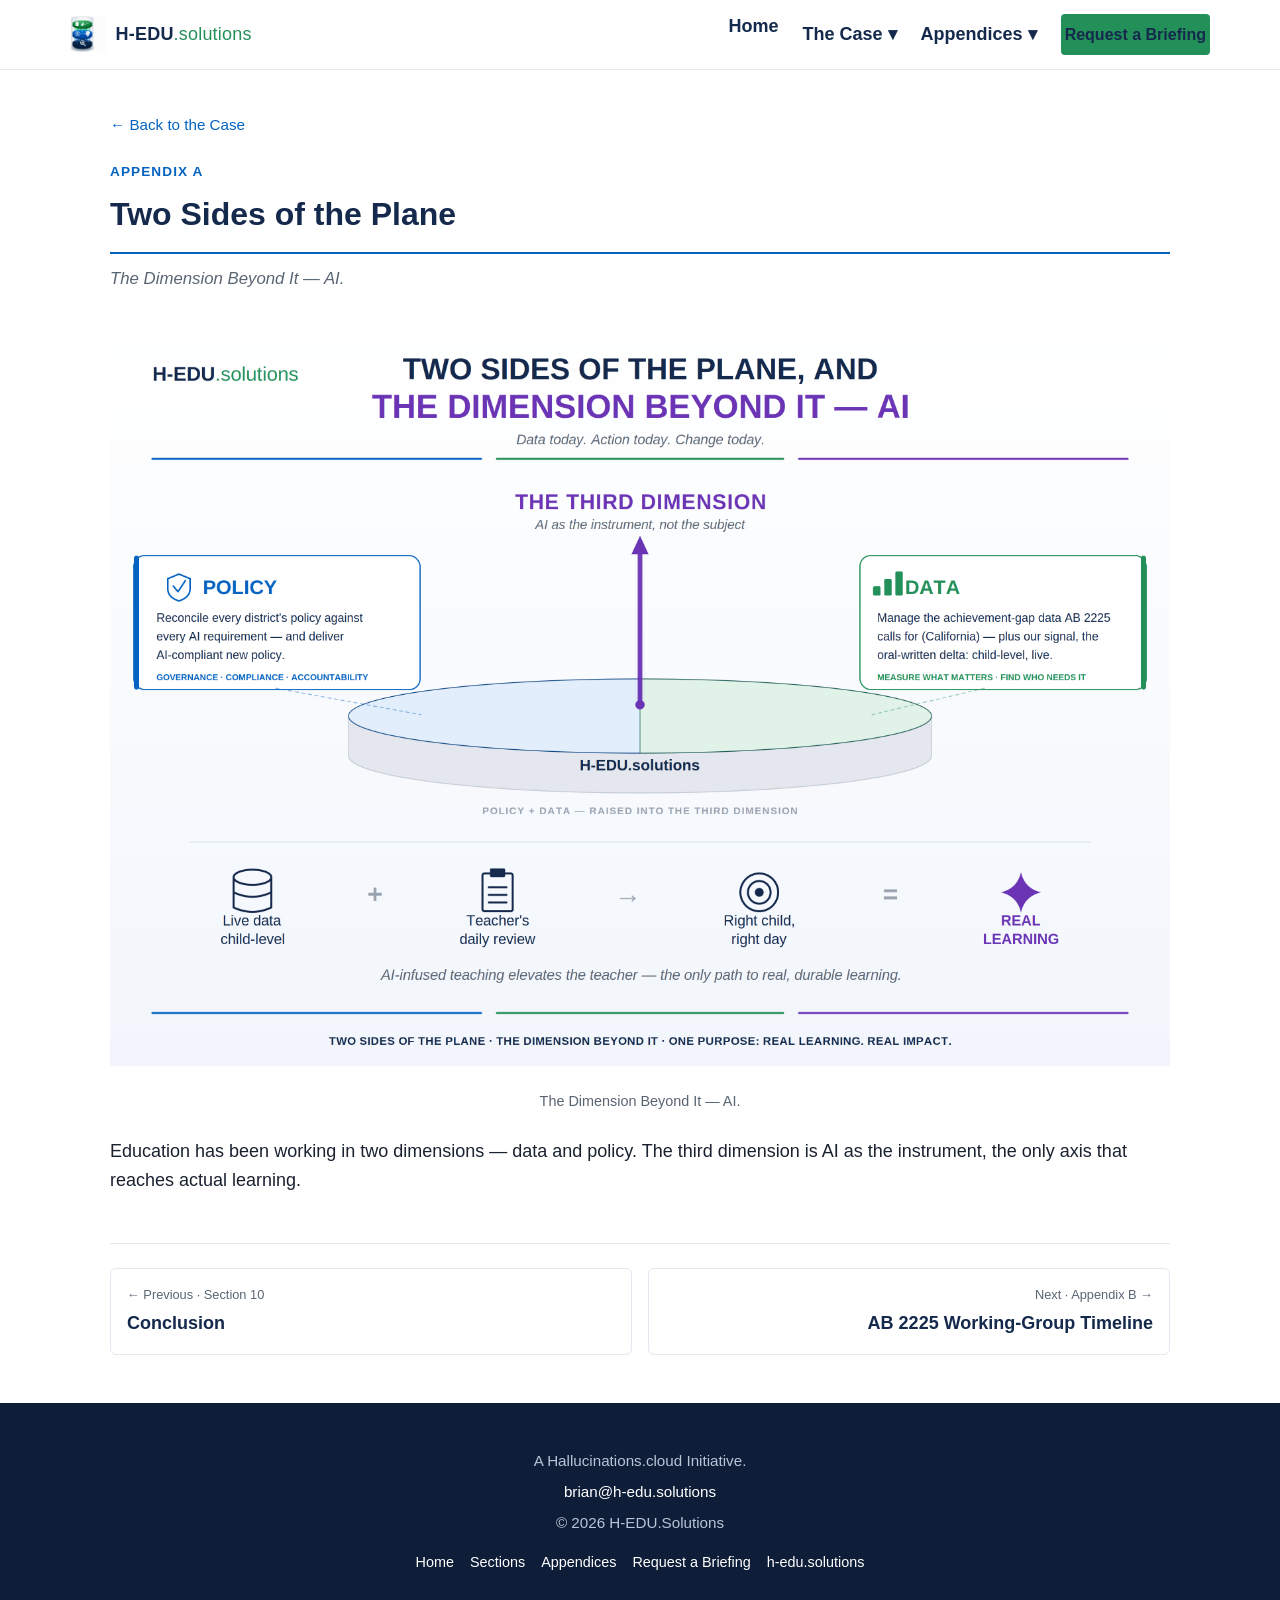
<file: infographic/index.html>
<!doctype html>
<html lang='en'>
<head>
  <meta charset='utf-8'>
  <meta name='viewport' content='width=device-width,initial-scale=1'>
  <!-- Google tag (gtag.js) -->
  <script async src="https://www.googletagmanager.com/gtag/js?id=G-0HMXTQVWZC"></script>
  <script>
    window.dataLayer = window.dataLayer || [];
    function gtag(){dataLayer.push(arguments);}
    gtag('js', new Date());
    gtag('config', 'G-0HMXTQVWZC');
  </script>
  <title>Appendix A &mdash; Two Sides of the Plane &middot; A CASE for H-EDU.solutions</title>
  <meta name='description' content='Two Sides of the Plane &mdash; A CASE for H-EDU.solutions.'>
  <link rel='canonical' href='https://case.h-edu.solutions/infographic/'>
  <meta property='og:title' content='Appendix A &mdash; Two Sides of the Plane'>
  <meta property='og:description' content='A CASE for H-EDU.solutions.'>
  <meta property='og:image' content='https://case.h-edu.solutions/assets/img/HEDU_Logo_Lockup.png'>
  <meta property='og:url' content='https://case.h-edu.solutions/infographic/'>
  <meta property='og:type' content='article'>
  <link rel='icon' href="data:image/svg+xml,%3Csvg xmlns='http://www.w3.org/2000/svg' viewBox='0 0 32 32'%3E%3Crect width='32' height='32' fill='%2314294C'/%3E%3C/svg%3E">
  <link rel='stylesheet' href='/assets/css/style.css'>
</head>
<body>
  <a class='skip-link' href='#main'>Skip to content</a>
  <!-- ============================================================
       SHARED HEADER — keep in sync across every page in /site/
       ============================================================ -->
  <header class="site-header">
    <div class="header-inner">
      <a class="brand" href="/" aria-label="A CASE for H-EDU.solutions — Home">
        <img src="/assets/img/HEDU_Logo.png" alt="">
        <span class="wordmark">H&#8209;EDU<span class="dot">.solutions</span></span>
      </a>
      <button class="nav-toggle" aria-label="Open menu" aria-expanded="false">&#9776;</button>
      <nav class="primary-nav" aria-label="Primary">
        <ul>
          <li><a href="/">Home</a></li>
          <li class="has-menu">
            <button aria-haspopup="true">The Case &#9662;</button>
            <ul class="menu">
              <li><a href="/federal/">1 &middot; The Federal Government</a></li>
              <li><a href="/states/">2 &middot; The States</a></li>
              <li><a href="/my-child/">3 &middot; My Child</a></li>
              <li><a href="/third-dimension/">4 &middot; The Third Dimension</a></li>
              <li><a href="/outside-education/">5 &middot; Outside Education</a></li>
              <li><a href="/georgia/">6 &middot; Georgia</a></li>
              <li><a href="/california/">7 &middot; California</a></li>
              <li><a href="/gsu/">8 &middot; GSU Collaboration</a></li>
              <li><a href="/the-proof/">9 &middot; The Proof</a></li>
              <li><a href="/conclusion/">10 &middot; Conclusion</a></li>
            </ul>
          </li>
          <li class="has-menu">
            <button aria-haspopup="true">Appendices &#9662;</button>
            <ul class="menu">
              <li><a href="/infographic/">A &middot; Two Sides of the Plane</a></li>
              <li><a href="/timeline/">B &middot; AB 2225 Timeline</a></li>
            </ul>
          </li>
        </ul>
        <a class="btn btn-primary" href="mailto:brian@h-edu.solutions?subject=Briefing%20request%20%E2%80%94%20A%20CASE%20for%20H-EDU.solutions">Request a Briefing</a>
      </nav>
    </div>
  </header>
  <!-- ============================================================
       END SHARED HEADER
       ============================================================ -->
  <main id='main'>
    <article class='section-shell wide'>
      <a class='back-link' href='/'>&larr; Back to the Case</a>
      <span class='kicker'>Appendix A</span>
      <h1>Two Sides of the Plane</h1>
      <p class='subhead'>The Dimension Beyond It &mdash; AI.</p>
<figure>
  <img src='/assets/img/Two_Sides_of_the_Plane.png' alt='Two Sides of the Plane infographic: education has worked in two dimensions, data and policy. The third dimension is AI as the instrument.'>
  <figcaption>The Dimension Beyond It &mdash; AI.</figcaption>
</figure>
<p>Education has been working in two dimensions &mdash; data and policy. The third dimension is AI as the instrument, the only axis that reaches actual learning.</p>
<nav class='pager' aria-label='Section navigation'><a data-pager='prev' href='/conclusion/'><span class='label'>&larr; Previous &middot; Section 10</span><span class='title'>Conclusion</span></a><a data-pager='next' class='next' href='/timeline/'><span class='label'>Next &middot; Appendix B &rarr;</span><span class='title'>AB 2225 Working-Group Timeline</span></a></nav>
    </article>
  </main>
  <!-- ============================================================
       SHARED FOOTER — keep in sync across every page in /site/
       ============================================================ -->
  <footer class="site-footer">
    <p>A Hallucinations.cloud Initiative.</p>
    <p><a href="mailto:brian@h-edu.solutions">brian@h-edu.solutions</a></p>
    <p>&copy; 2026 H-EDU.Solutions</p>
    <nav class="footer-nav" aria-label="Footer">
      <a href="/">Home</a>
      <a href="/federal/">Sections</a>
      <a href="/infographic/">Appendices</a>
      <a href="mailto:brian@h-edu.solutions?subject=Briefing%20request%20%E2%80%94%20A%20CASE%20for%20H-EDU.solutions">Request a Briefing</a>
      <a href="https://h-edu.solutions">h-edu.solutions</a>
    </nav>
  </footer>
  <!-- ============================================================
       END SHARED FOOTER
       ============================================================ -->
  <script src='/assets/js/nav.js' defer></script>
</body>
</html>
</file>
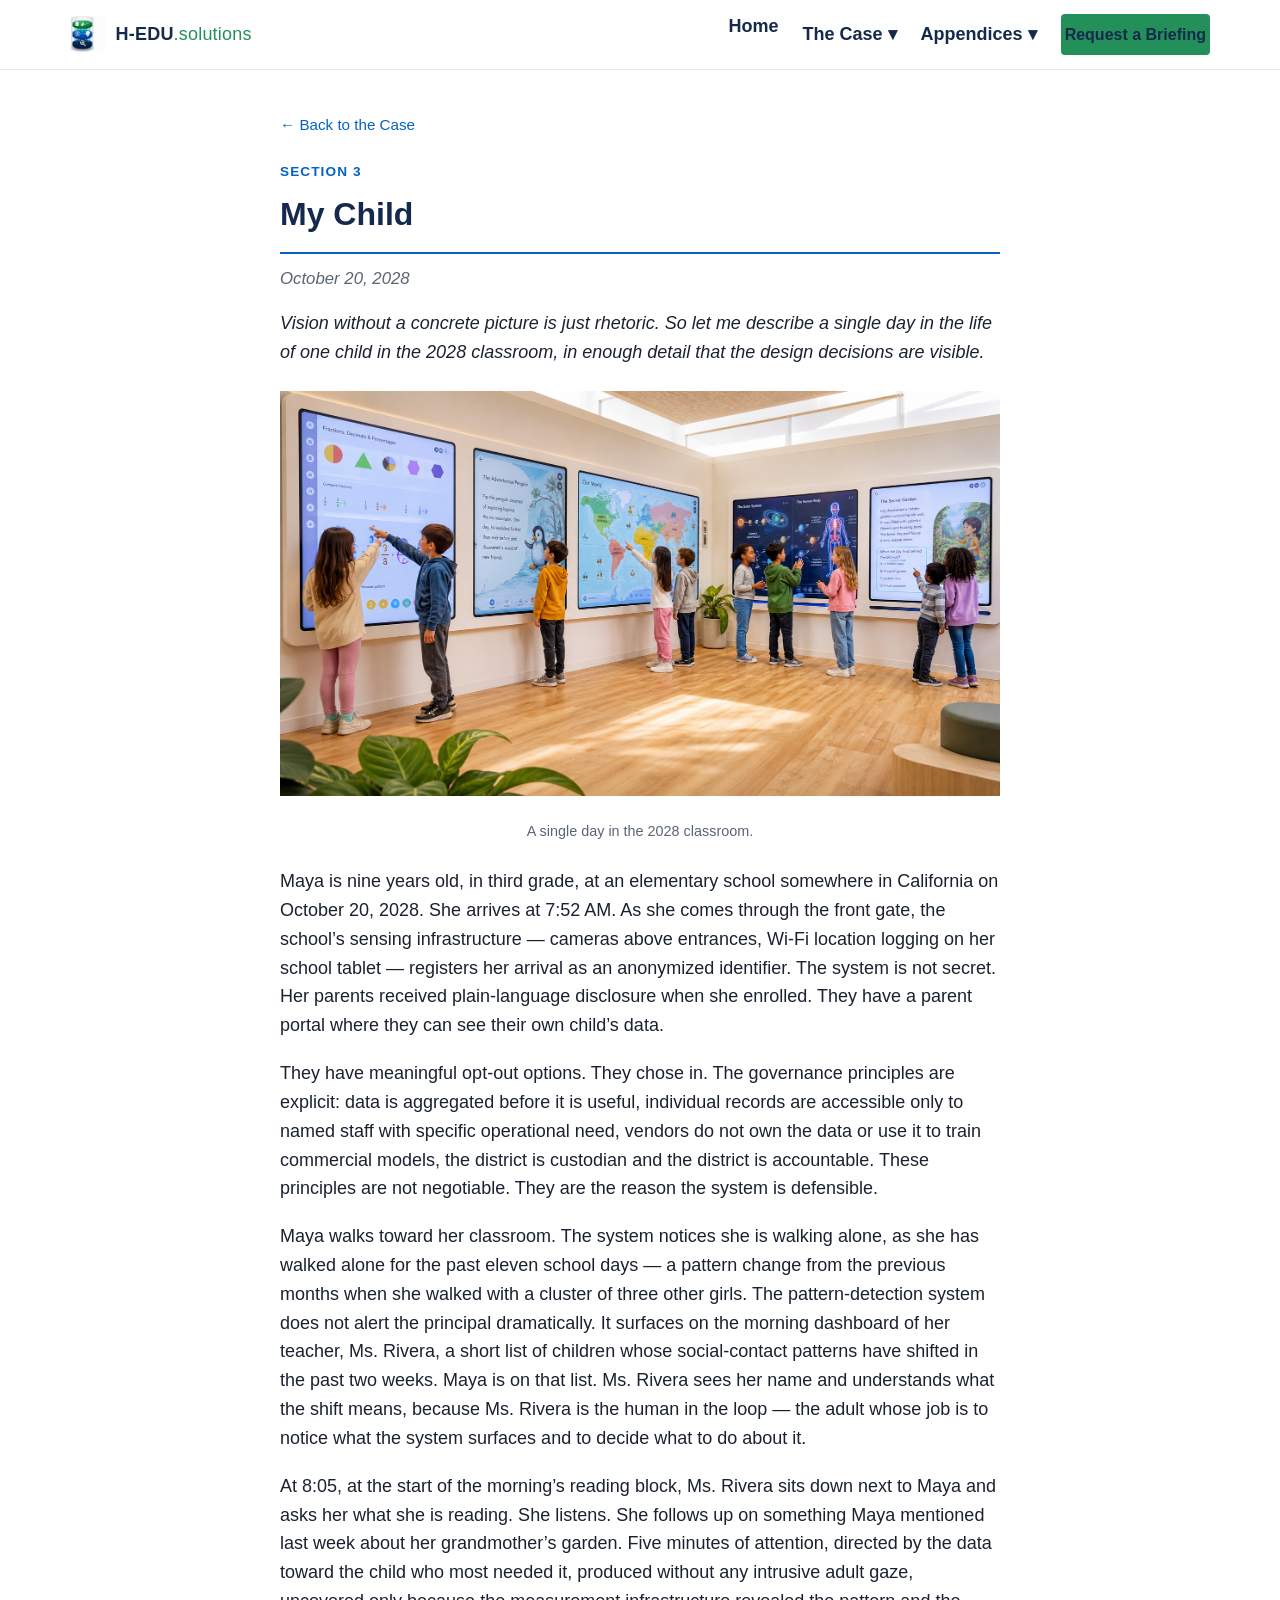
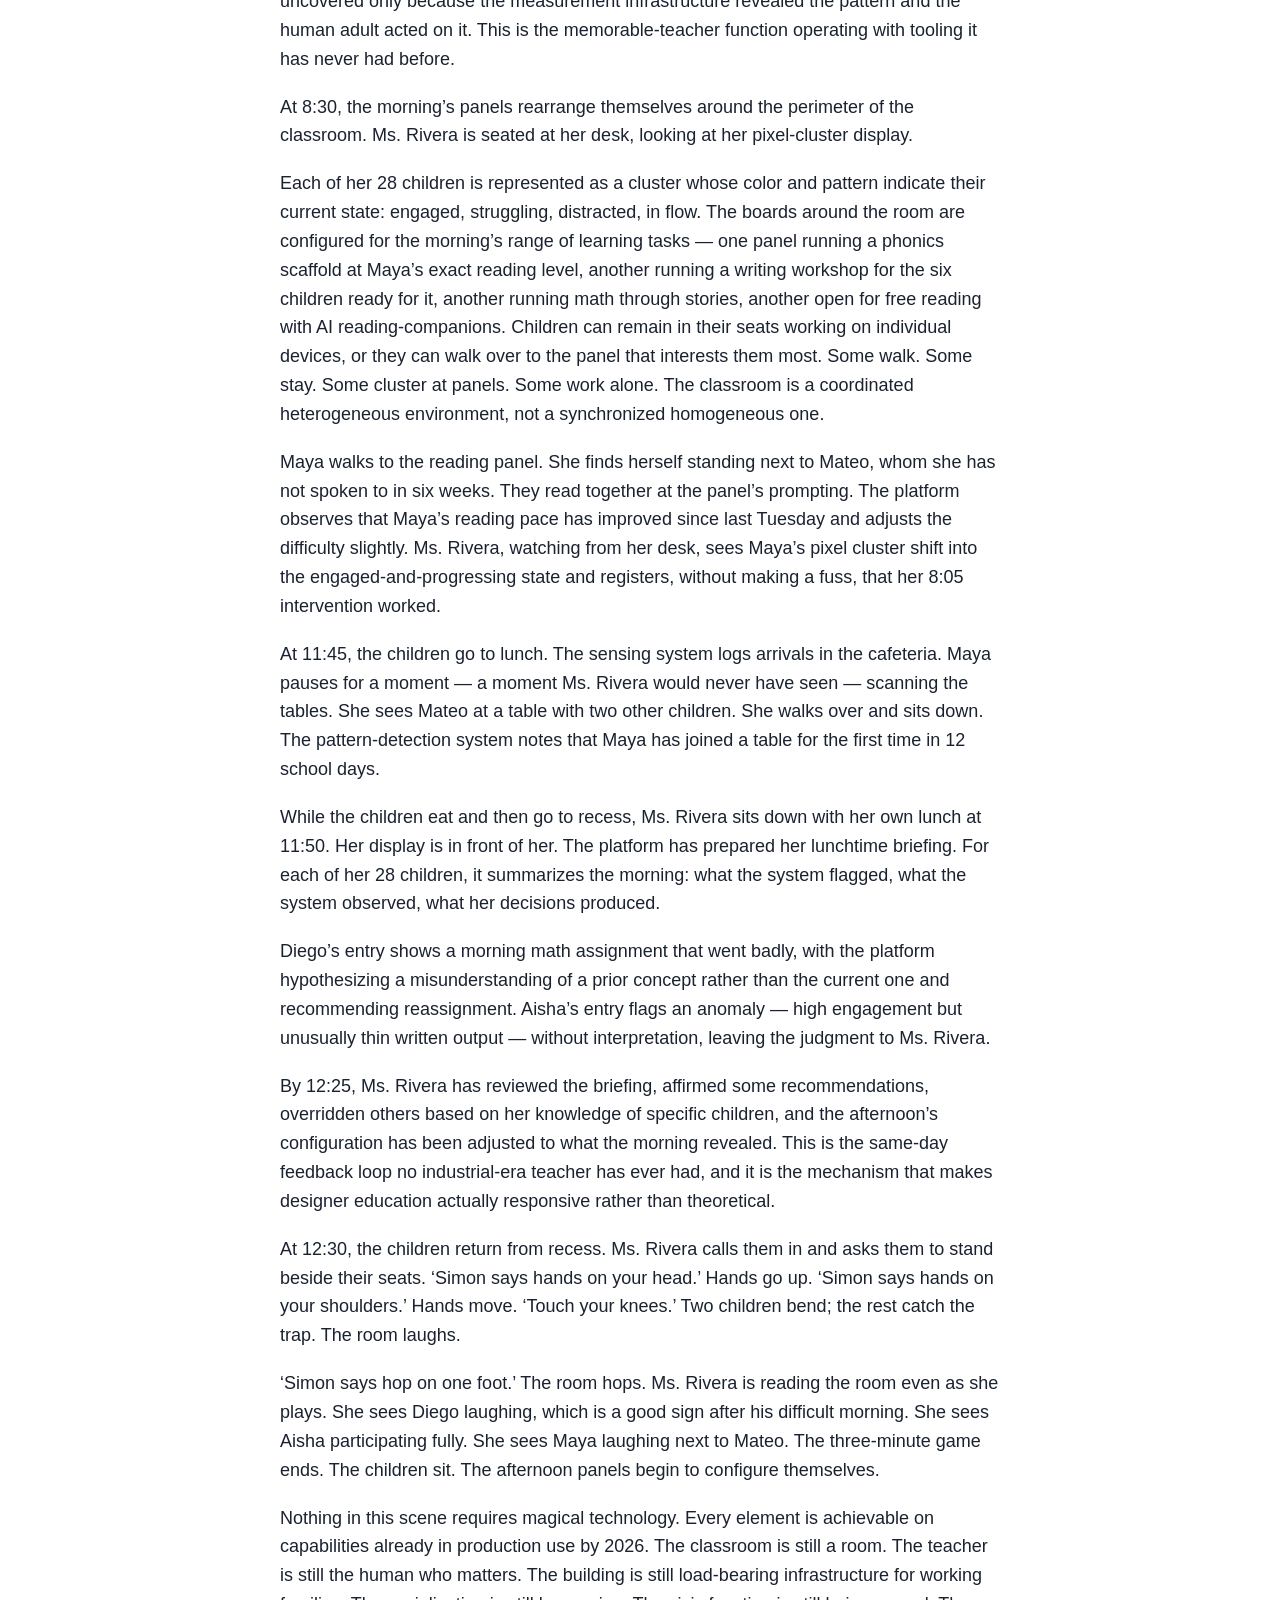
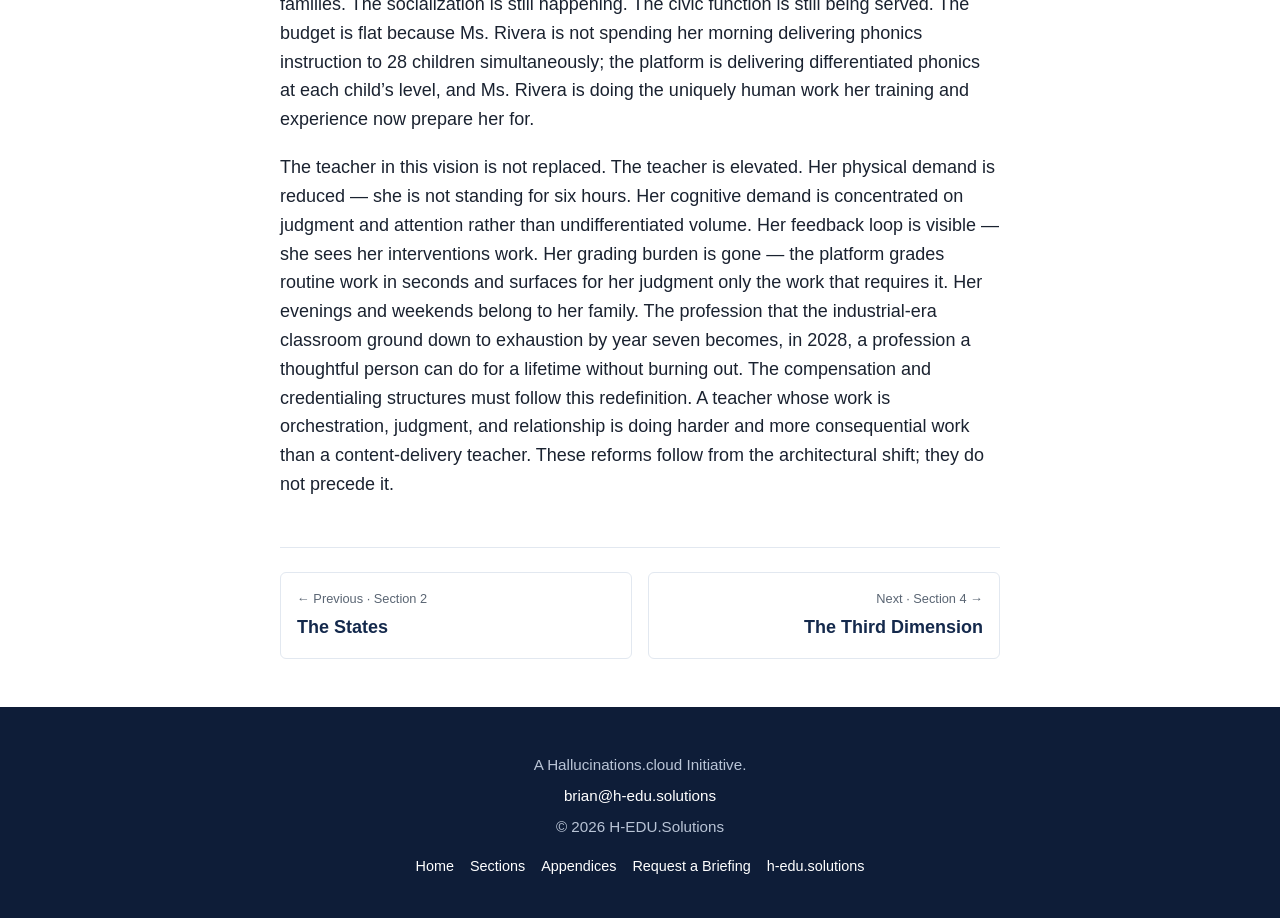
<file: my-child/index.html>
<!doctype html>
<html lang='en'>
<head>
  <meta charset='utf-8'>
  <meta name='viewport' content='width=device-width,initial-scale=1'>
  <!-- Google tag (gtag.js) -->
  <script async src="https://www.googletagmanager.com/gtag/js?id=G-0HMXTQVWZC"></script>
  <script>
    window.dataLayer = window.dataLayer || [];
    function gtag(){dataLayer.push(arguments);}
    gtag('js', new Date());
    gtag('config', 'G-0HMXTQVWZC');
  </script>
  <title>Section 3 &mdash; My Child &middot; A CASE for H-EDU.solutions</title>
  <meta name='description' content='My Child &mdash; A CASE for H-EDU.solutions.'>
  <link rel='canonical' href='https://case.h-edu.solutions/my-child/'>
  <meta property='og:title' content='Section 3 &mdash; My Child'>
  <meta property='og:description' content='A CASE for H-EDU.solutions.'>
  <meta property='og:image' content='https://case.h-edu.solutions/assets/img/HEDU_Logo_Lockup.png'>
  <meta property='og:url' content='https://case.h-edu.solutions/my-child/'>
  <meta property='og:type' content='article'>
  <link rel='icon' href="data:image/svg+xml,%3Csvg xmlns='http://www.w3.org/2000/svg' viewBox='0 0 32 32'%3E%3Crect width='32' height='32' fill='%2314294C'/%3E%3C/svg%3E">
  <link rel='stylesheet' href='/assets/css/style.css'>
</head>
<body>
  <a class='skip-link' href='#main'>Skip to content</a>
  <!-- ============================================================
       SHARED HEADER — keep in sync across every page in /site/
       ============================================================ -->
  <header class="site-header">
    <div class="header-inner">
      <a class="brand" href="/" aria-label="A CASE for H-EDU.solutions — Home">
        <img src="/assets/img/HEDU_Logo.png" alt="">
        <span class="wordmark">H&#8209;EDU<span class="dot">.solutions</span></span>
      </a>
      <button class="nav-toggle" aria-label="Open menu" aria-expanded="false">&#9776;</button>
      <nav class="primary-nav" aria-label="Primary">
        <ul>
          <li><a href="/">Home</a></li>
          <li class="has-menu">
            <button aria-haspopup="true">The Case &#9662;</button>
            <ul class="menu">
              <li><a href="/federal/">1 &middot; The Federal Government</a></li>
              <li><a href="/states/">2 &middot; The States</a></li>
              <li><a href="/my-child/">3 &middot; My Child</a></li>
              <li><a href="/third-dimension/">4 &middot; The Third Dimension</a></li>
              <li><a href="/outside-education/">5 &middot; Outside Education</a></li>
              <li><a href="/georgia/">6 &middot; Georgia</a></li>
              <li><a href="/california/">7 &middot; California</a></li>
              <li><a href="/gsu/">8 &middot; GSU Collaboration</a></li>
              <li><a href="/the-proof/">9 &middot; The Proof</a></li>
              <li><a href="/conclusion/">10 &middot; Conclusion</a></li>
              <li><a href="/see-the-platform/">11 &middot; See the Platform</a></li>
            </ul>
          </li>
          <li class="has-menu">
            <button aria-haspopup="true">Appendices &#9662;</button>
            <ul class="menu">
              <li><a href="/infographic/">A &middot; Two Sides of the Plane</a></li>
              <li><a href="/timeline/">B &middot; AB 2225 Timeline</a></li>
            </ul>
          </li>
        </ul>
        <a class="btn btn-primary" href="mailto:brian@h-edu.solutions?subject=Briefing%20request%20%E2%80%94%20A%20CASE%20for%20H-EDU.solutions">Request a Briefing</a>
      </nav>
    </div>
  </header>
  <!-- ============================================================
       END SHARED HEADER
       ============================================================ -->
  <main id='main'>
    <article class='section-shell'>
      <a class='back-link' href='/'>&larr; Back to the Case</a>
      <span class='kicker'>Section 3</span>
      <h1>My Child</h1>
<p class='subhead'>October 20, 2028</p>

<div class='section-body'>
<p><em>Vision without a concrete picture is just rhetoric. So let me describe a single day in the life of one child in the 2028 classroom, in enough detail that the design decisions are visible.</em></p>
<figure>
  <img src='/assets/img/my-child-classroom.png' alt='Eight children standing in a 2028 classroom, facing five interactive wall screens covering fractions, world geography, world cultures, the human body, and a school garden.'>
  <figcaption>A single day in the 2028 classroom.</figcaption>
</figure>

<p>Maya is nine years old, in third grade, at an elementary school somewhere in California on October 20, 2028. She arrives at 7:52 AM. As she comes through the front gate, the school’s sensing infrastructure — cameras above entrances, Wi-Fi location logging on her school tablet — registers her arrival as an anonymized identifier. The system is not secret. Her parents received plain-language disclosure when she enrolled. They have a parent portal where they can see their own child’s data.</p>
<p>They have meaningful opt-out options. They chose in. The governance principles are explicit: data is aggregated before it is useful, individual records are accessible only to named staff with specific operational need, vendors do not own the data or use it to train commercial models, the district is custodian and the district is accountable. These principles are not negotiable. They are the reason the system is defensible.</p>
<p>Maya walks toward her classroom. The system notices she is walking alone, as she has walked alone for the past eleven school days — a pattern change from the previous months when she walked with a cluster of three other girls. The pattern-detection system does not alert the principal dramatically. It surfaces on the morning dashboard of her teacher, Ms. Rivera, a short list of children whose social-contact patterns have shifted in the past two weeks. Maya is on that list. Ms. Rivera sees her name and understands what the shift means, because Ms. Rivera is the human in the loop — the adult whose job is to notice what the system surfaces and to decide what to do about it.</p>
<p>At 8:05, at the start of the morning’s reading block, Ms. Rivera sits down next to Maya and asks her what she is reading. She listens. She follows up on something Maya mentioned last week about her grandmother’s garden. Five minutes of attention, directed by the data toward the child who most needed it, produced without any intrusive adult gaze, uncovered only because the measurement infrastructure revealed the pattern and the human adult acted on it. This is the memorable-teacher function operating with tooling it has never had before.</p>
<p>At 8:30, the morning’s panels rearrange themselves around the perimeter of the classroom. Ms. Rivera is seated at her desk, looking at her pixel-cluster display.</p>
<p>Each of her 28 children is represented as a cluster whose color and pattern indicate their current state: engaged, struggling, distracted, in flow. The boards around the room are configured for the morning’s range of learning tasks — one panel running a phonics scaffold at Maya’s exact reading level, another running a writing workshop for the six children ready for it, another running math through stories, another open for free reading with AI reading-companions. Children can remain in their seats working on individual devices, or they can walk over to the panel that interests them most. Some walk. Some stay. Some cluster at panels. Some work alone. The classroom is a coordinated heterogeneous environment, not a synchronized homogeneous one.</p>
<p>Maya walks to the reading panel. She finds herself standing next to Mateo, whom she has not spoken to in six weeks. They read together at the panel’s prompting. The platform observes that Maya’s reading pace has improved since last Tuesday and adjusts the difficulty slightly. Ms. Rivera, watching from her desk, sees Maya’s pixel cluster shift into the engaged-and-progressing state and registers, without making a fuss, that her 8:05 intervention worked.</p>
<p>At 11:45, the children go to lunch. The sensing system logs arrivals in the cafeteria. Maya pauses for a moment — a moment Ms. Rivera would never have seen — scanning the tables. She sees Mateo at a table with two other children. She walks over and sits down. The pattern-detection system notes that Maya has joined a table for the first time in 12 school days.</p>
<p>While the children eat and then go to recess, Ms. Rivera sits down with her own lunch at 11:50. Her display is in front of her. The platform has prepared her lunchtime briefing. For each of her 28 children, it summarizes the morning: what the system flagged, what the system observed, what her decisions produced.</p>
<p>Diego’s entry shows a morning math assignment that went badly, with the platform hypothesizing a misunderstanding of a prior concept rather than the current one and recommending reassignment. Aisha’s entry flags an anomaly — high engagement but unusually thin written output — without interpretation, leaving the judgment to Ms. Rivera.</p>
<p>By 12:25, Ms. Rivera has reviewed the briefing, affirmed some recommendations, overridden others based on her knowledge of specific children, and the afternoon’s configuration has been adjusted to what the morning revealed. This is the same-day feedback loop no industrial-era teacher has ever had, and it is the mechanism that makes designer education actually responsive rather than theoretical.</p>
<p>At 12:30, the children return from recess. Ms. Rivera calls them in and asks them to stand beside their seats. ‘Simon says hands on your head.’ Hands go up. ‘Simon says hands on your shoulders.’ Hands move. ‘Touch your knees.’ Two children bend; the rest catch the trap. The room laughs.</p>
<p>‘Simon says hop on one foot.’ The room hops. Ms. Rivera is reading the room even as she plays. She sees Diego laughing, which is a good sign after his difficult morning. She sees Aisha participating fully. She sees Maya laughing next to Mateo. The three-minute game ends. The children sit. The afternoon panels begin to configure themselves.</p>
<p>Nothing in this scene requires magical technology. Every element is achievable on capabilities already in production use by 2026. The classroom is still a room. The teacher is still the human who matters. The building is still load-bearing infrastructure for working families. The socialization is still happening. The civic function is still being served. The budget is flat because Ms. Rivera is not spending her morning delivering phonics instruction to 28 children simultaneously; the platform is delivering differentiated phonics at each child’s level, and Ms. Rivera is doing the uniquely human work her training and experience now prepare her for.</p>
<p>The teacher in this vision is not replaced. The teacher is elevated. Her physical demand is reduced — she is not standing for six hours. Her cognitive demand is concentrated on judgment and attention rather than undifferentiated volume. Her feedback loop is visible — she sees her interventions work. Her grading burden is gone — the platform grades routine work in seconds and surfaces for her judgment only the work that requires it. Her evenings and weekends belong to her family. The profession that the industrial-era classroom ground down to exhaustion by year seven becomes, in 2028, a profession a thoughtful person can do for a lifetime without burning out. The compensation and credentialing structures must follow this redefinition. A teacher whose work is orchestration, judgment, and relationship is doing harder and more consequential work than a content-delivery teacher. These reforms follow from the architectural shift; they do not precede it.</p>

</div>

<nav class='pager' aria-label='Section navigation'><a data-pager='prev' href='/states/'><span class='label'>&larr; Previous &middot; Section 2</span><span class='title'>The States</span></a><a data-pager='next' class='next' href='/third-dimension/'><span class='label'>Next &middot; Section 4 &rarr;</span><span class='title'>The Third Dimension</span></a></nav>
    </article>
  </main>
  <!-- ============================================================
       SHARED FOOTER — keep in sync across every page in /site/
       ============================================================ -->
  <footer class="site-footer">
    <p>A Hallucinations.cloud Initiative.</p>
    <p><a href="mailto:brian@h-edu.solutions">brian@h-edu.solutions</a></p>
    <p>&copy; 2026 H-EDU.Solutions</p>
    <nav class="footer-nav" aria-label="Footer">
      <a href="/">Home</a>
      <a href="/federal/">Sections</a>
      <a href="/infographic/">Appendices</a>
      <a href="mailto:brian@h-edu.solutions?subject=Briefing%20request%20%E2%80%94%20A%20CASE%20for%20H-EDU.solutions">Request a Briefing</a>
      <a href="https://h-edu.solutions">h-edu.solutions</a>
    </nav>
  </footer>
  <!-- ============================================================
       END SHARED FOOTER
       ============================================================ -->
  <script src='/assets/js/nav.js' defer></script>
</body>
</html>
</file>
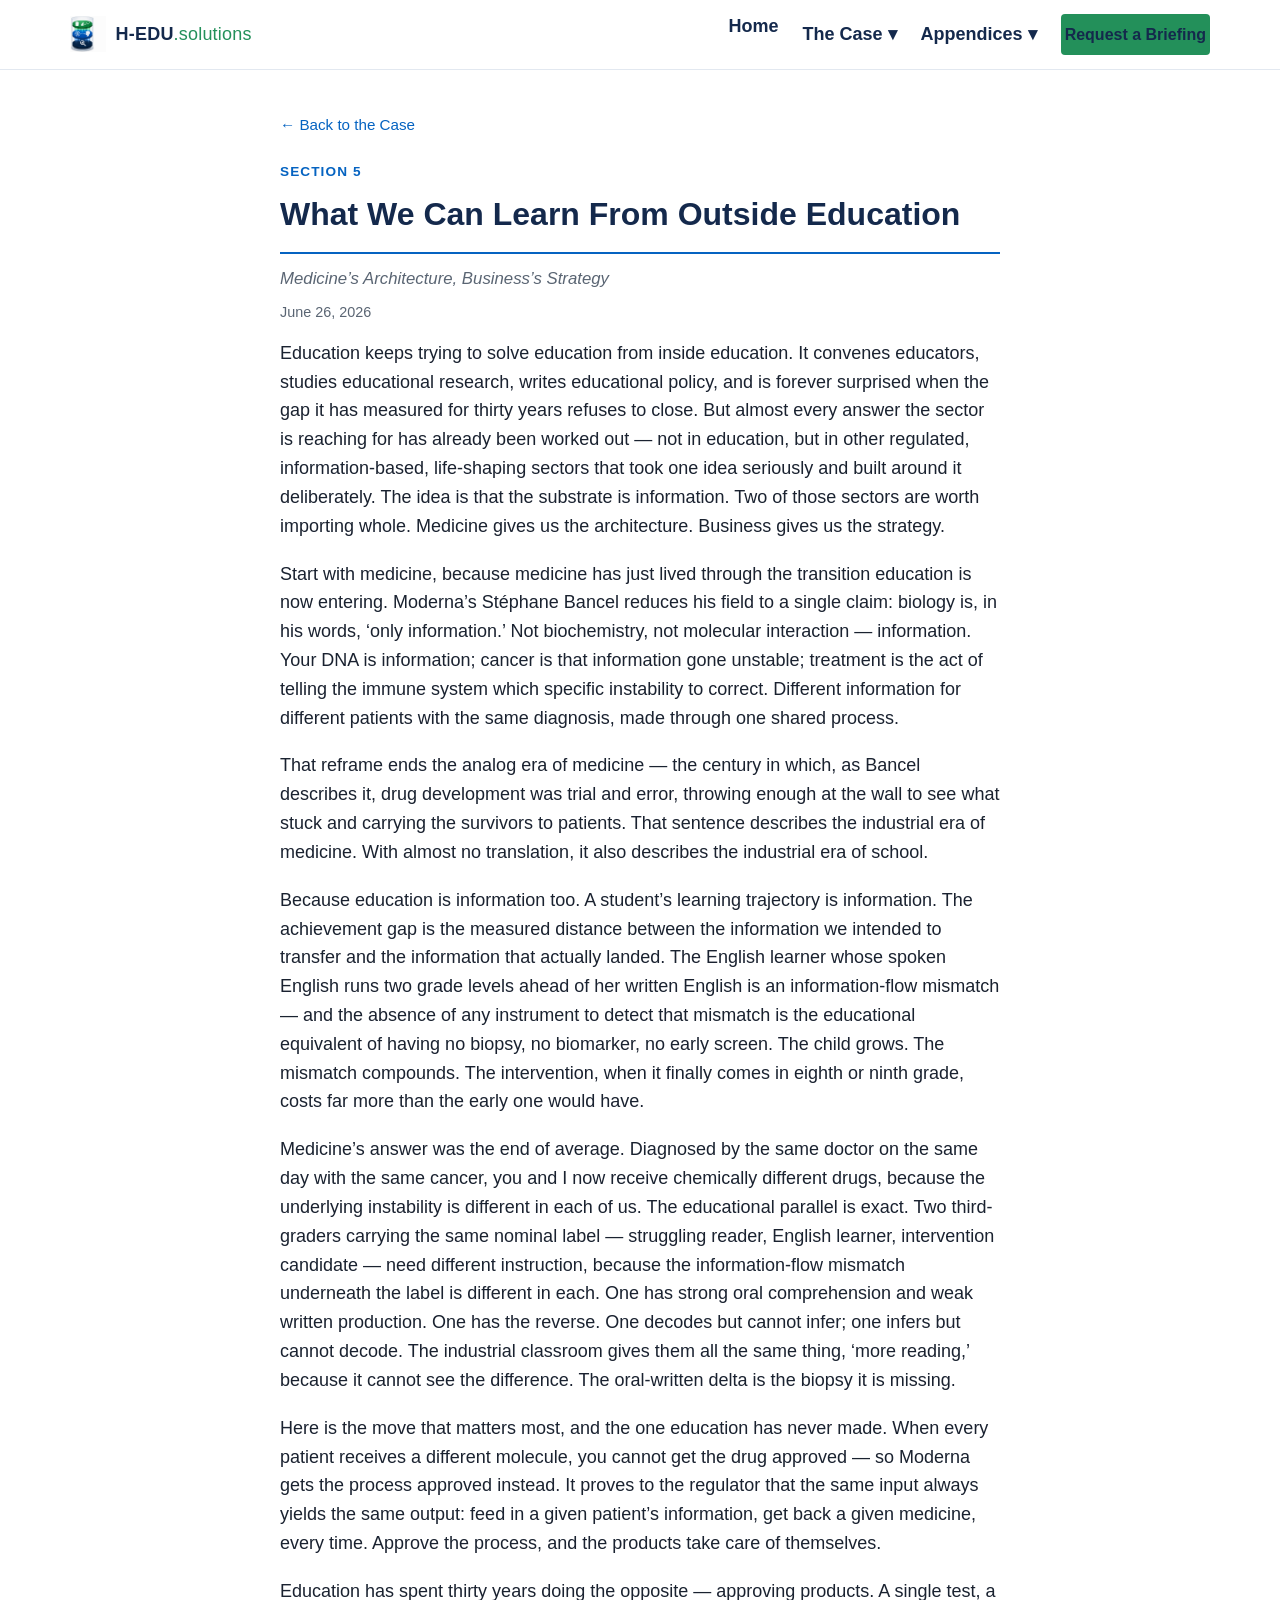
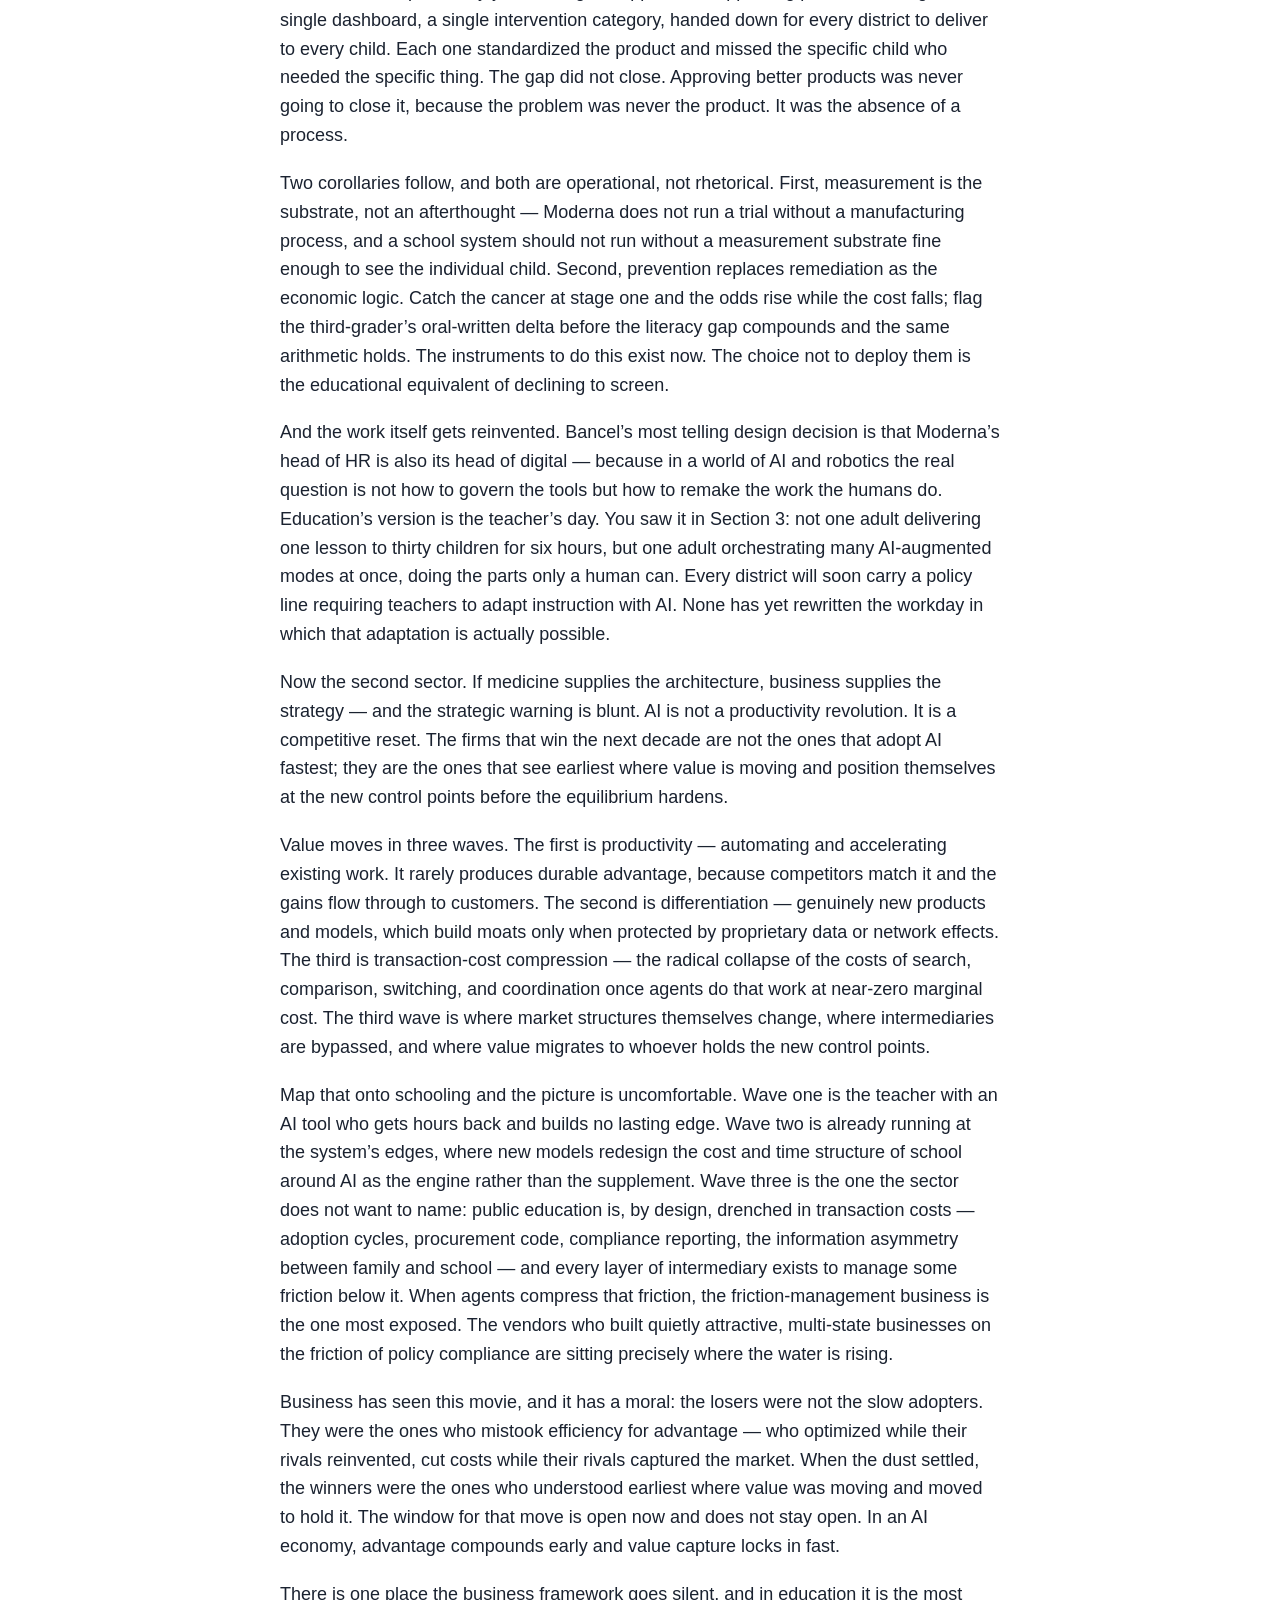
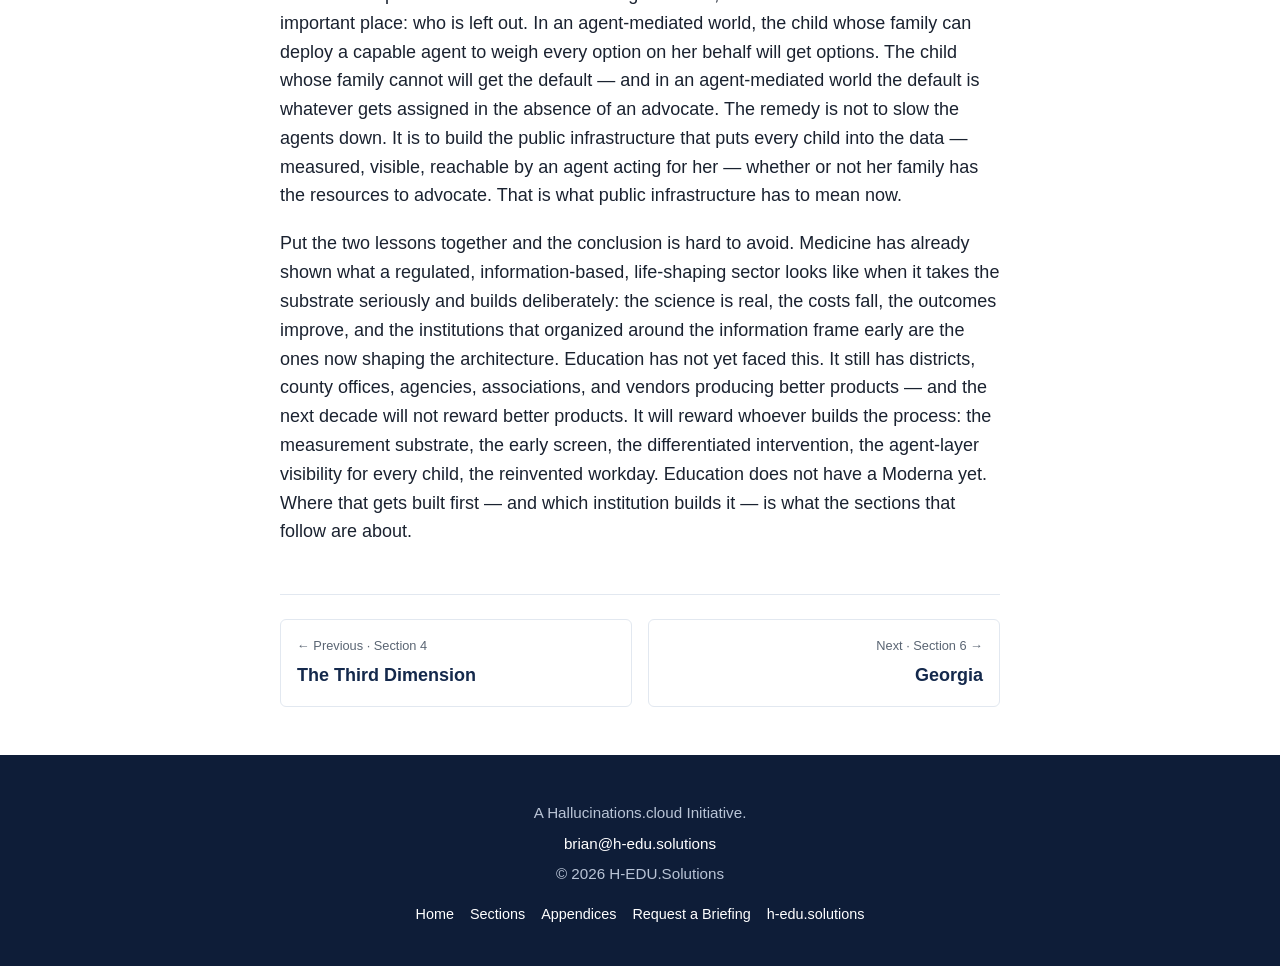
<file: outside-education/index.html>
<!doctype html>
<html lang='en'>
<head>
  <meta charset='utf-8'>
  <meta name='viewport' content='width=device-width,initial-scale=1'>
  <!-- Google tag (gtag.js) -->
  <script async src="https://www.googletagmanager.com/gtag/js?id=G-0HMXTQVWZC"></script>
  <script>
    window.dataLayer = window.dataLayer || [];
    function gtag(){dataLayer.push(arguments);}
    gtag('js', new Date());
    gtag('config', 'G-0HMXTQVWZC');
  </script>
  <title>Section 5 &mdash; What We Can Learn From Outside Education &middot; A CASE for H-EDU.solutions</title>
  <meta name='description' content='What We Can Learn From Outside Education &mdash; A CASE for H-EDU.solutions.'>
  <link rel='canonical' href='https://case.h-edu.solutions/outside-education/'>
  <meta property='og:title' content='Section 5 &mdash; What We Can Learn From Outside Education'>
  <meta property='og:description' content='A CASE for H-EDU.solutions.'>
  <meta property='og:image' content='https://case.h-edu.solutions/assets/img/HEDU_Logo_Lockup.png'>
  <meta property='og:url' content='https://case.h-edu.solutions/outside-education/'>
  <meta property='og:type' content='article'>
  <link rel='icon' href="data:image/svg+xml,%3Csvg xmlns='http://www.w3.org/2000/svg' viewBox='0 0 32 32'%3E%3Crect width='32' height='32' fill='%2314294C'/%3E%3C/svg%3E">
  <link rel='stylesheet' href='/assets/css/style.css'>
</head>
<body>
  <a class='skip-link' href='#main'>Skip to content</a>
  <!-- ============================================================
       SHARED HEADER — keep in sync across every page in /site/
       ============================================================ -->
  <header class="site-header">
    <div class="header-inner">
      <a class="brand" href="/" aria-label="A CASE for H-EDU.solutions — Home">
        <img src="/assets/img/HEDU_Logo.png" alt="">
        <span class="wordmark">H&#8209;EDU<span class="dot">.solutions</span></span>
      </a>
      <button class="nav-toggle" aria-label="Open menu" aria-expanded="false">&#9776;</button>
      <nav class="primary-nav" aria-label="Primary">
        <ul>
          <li><a href="/">Home</a></li>
          <li class="has-menu">
            <button aria-haspopup="true">The Case &#9662;</button>
            <ul class="menu">
              <li><a href="/federal/">1 &middot; The Federal Government</a></li>
              <li><a href="/states/">2 &middot; The States</a></li>
              <li><a href="/my-child/">3 &middot; My Child</a></li>
              <li><a href="/third-dimension/">4 &middot; The Third Dimension</a></li>
              <li><a href="/outside-education/">5 &middot; Outside Education</a></li>
              <li><a href="/georgia/">6 &middot; Georgia</a></li>
              <li><a href="/california/">7 &middot; California</a></li>
              <li><a href="/gsu/">8 &middot; GSU Collaboration</a></li>
              <li><a href="/the-proof/">9 &middot; The Proof</a></li>
              <li><a href="/conclusion/">10 &middot; Conclusion</a></li>
              <li><a href="/see-the-platform/">11 &middot; See the Platform</a></li>
            </ul>
          </li>
          <li class="has-menu">
            <button aria-haspopup="true">Appendices &#9662;</button>
            <ul class="menu">
              <li><a href="/infographic/">A &middot; Two Sides of the Plane</a></li>
              <li><a href="/timeline/">B &middot; AB 2225 Timeline</a></li>
            </ul>
          </li>
        </ul>
        <a class="btn btn-primary" href="mailto:brian@h-edu.solutions?subject=Briefing%20request%20%E2%80%94%20A%20CASE%20for%20H-EDU.solutions">Request a Briefing</a>
      </nav>
    </div>
  </header>
  <!-- ============================================================
       END SHARED HEADER
       ============================================================ -->
  <main id='main'>
    <article class='section-shell'>
      <a class='back-link' href='/'>&larr; Back to the Case</a>
      <span class='kicker'>Section 5</span>
      <h1>What We Can Learn From Outside Education</h1>
<p class='subhead'>Medicine’s Architecture, Business’s Strategy</p>
<p class='small dateline'>June 26, 2026</p>
<div class='section-body'>
<p>Education keeps trying to solve education from inside education. It convenes educators, studies educational research, writes educational policy, and is forever surprised when the gap it has measured for thirty years refuses to close. But almost every answer the sector is reaching for has already been worked out — not in education, but in other regulated, information-based, life-shaping sectors that took one idea seriously and built around it deliberately. The idea is that the substrate is information. Two of those sectors are worth importing whole. Medicine gives us the architecture. Business gives us the strategy.</p>
<p>Start with medicine, because medicine has just lived through the transition education is now entering. Moderna’s Stéphane Bancel reduces his field to a single claim: biology is, in his words, ‘only information.’ Not biochemistry, not molecular interaction — information. Your DNA is information; cancer is that information gone unstable; treatment is the act of telling the immune system which specific instability to correct. Different information for different patients with the same diagnosis, made through one shared process.</p>
<p>That reframe ends the analog era of medicine — the century in which, as Bancel describes it, drug development was trial and error, throwing enough at the wall to see what stuck and carrying the survivors to patients. That sentence describes the industrial era of medicine. With almost no translation, it also describes the industrial era of school.</p>
<p>Because education is information too. A student’s learning trajectory is information. The achievement gap is the measured distance between the information we intended to transfer and the information that actually landed. The English learner whose spoken English runs two grade levels ahead of her written English is an information-flow mismatch — and the absence of any instrument to detect that mismatch is the educational equivalent of having no biopsy, no biomarker, no early screen. The child grows. The mismatch compounds. The intervention, when it finally comes in eighth or ninth grade, costs far more than the early one would have.</p>
<p>Medicine’s answer was the end of average. Diagnosed by the same doctor on the same day with the same cancer, you and I now receive chemically different drugs, because the underlying instability is different in each of us. The educational parallel is exact. Two third-graders carrying the same nominal label — struggling reader, English learner, intervention candidate — need different instruction, because the information-flow mismatch underneath the label is different in each. One has strong oral comprehension and weak written production. One has the reverse. One decodes but cannot infer; one infers but cannot decode. The industrial classroom gives them all the same thing, ‘more reading,’ because it cannot see the difference. The oral-written delta is the biopsy it is missing.</p>
<p>Here is the move that matters most, and the one education has never made. When every patient receives a different molecule, you cannot get the drug approved — so Moderna gets the process approved instead. It proves to the regulator that the same input always yields the same output: feed in a given patient’s information, get back a given medicine, every time. Approve the process, and the products take care of themselves.</p>
<p>Education has spent thirty years doing the opposite — approving products. A single test, a single dashboard, a single intervention category, handed down for every district to deliver to every child. Each one standardized the product and missed the specific child who needed the specific thing. The gap did not close. Approving better products was never going to close it, because the problem was never the product. It was the absence of a process.</p>
<p>Two corollaries follow, and both are operational, not rhetorical. First, measurement is the substrate, not an afterthought — Moderna does not run a trial without a manufacturing process, and a school system should not run without a measurement substrate fine enough to see the individual child. Second, prevention replaces remediation as the economic logic. Catch the cancer at stage one and the odds rise while the cost falls; flag the third-grader’s oral-written delta before the literacy gap compounds and the same arithmetic holds. The instruments to do this exist now. The choice not to deploy them is the educational equivalent of declining to screen.</p>
<p>And the work itself gets reinvented. Bancel’s most telling design decision is that Moderna’s head of HR is also its head of digital — because in a world of AI and robotics the real question is not how to govern the tools but how to remake the work the humans do. Education’s version is the teacher’s day. You saw it in Section 3: not one adult delivering one lesson to thirty children for six hours, but one adult orchestrating many AI-augmented modes at once, doing the parts only a human can. Every district will soon carry a policy line requiring teachers to adapt instruction with AI. None has yet rewritten the workday in which that adaptation is actually possible.</p>
<p>Now the second sector. If medicine supplies the architecture, business supplies the strategy — and the strategic warning is blunt. AI is not a productivity revolution. It is a competitive reset. The firms that win the next decade are not the ones that adopt AI fastest; they are the ones that see earliest where value is moving and position themselves at the new control points before the equilibrium hardens.</p>
<p>Value moves in three waves. The first is productivity — automating and accelerating existing work. It rarely produces durable advantage, because competitors match it and the gains flow through to customers. The second is differentiation — genuinely new products and models, which build moats only when protected by proprietary data or network effects. The third is transaction-cost compression — the radical collapse of the costs of search, comparison, switching, and coordination once agents do that work at near-zero marginal cost. The third wave is where market structures themselves change, where intermediaries are bypassed, and where value migrates to whoever holds the new control points.</p>
<p>Map that onto schooling and the picture is uncomfortable. Wave one is the teacher with an AI tool who gets hours back and builds no lasting edge. Wave two is already running at the system’s edges, where new models redesign the cost and time structure of school around AI as the engine rather than the supplement. Wave three is the one the sector does not want to name: public education is, by design, drenched in transaction costs — adoption cycles, procurement code, compliance reporting, the information asymmetry between family and school — and every layer of intermediary exists to manage some friction below it. When agents compress that friction, the friction-management business is the one most exposed. The vendors who built quietly attractive, multi-state businesses on the friction of policy compliance are sitting precisely where the water is rising.</p>
<p>Business has seen this movie, and it has a moral: the losers were not the slow adopters. They were the ones who mistook efficiency for advantage — who optimized while their rivals reinvented, cut costs while their rivals captured the market. When the dust settled, the winners were the ones who understood earliest where value was moving and moved to hold it. The window for that move is open now and does not stay open. In an AI economy, advantage compounds early and value capture locks in fast.</p>
<p>There is one place the business framework goes silent, and in education it is the most important place: who is left out. In an agent-mediated world, the child whose family can deploy a capable agent to weigh every option on her behalf will get options. The child whose family cannot will get the default — and in an agent-mediated world the default is whatever gets assigned in the absence of an advocate. The remedy is not to slow the agents down. It is to build the public infrastructure that puts every child into the data — measured, visible, reachable by an agent acting for her — whether or not her family has the resources to advocate. That is what public infrastructure has to mean now.</p>
<p>Put the two lessons together and the conclusion is hard to avoid. Medicine has already shown what a regulated, information-based, life-shaping sector looks like when it takes the substrate seriously and builds deliberately: the science is real, the costs fall, the outcomes improve, and the institutions that organized around the information frame early are the ones now shaping the architecture. Education has not yet faced this. It still has districts, county offices, agencies, associations, and vendors producing better products — and the next decade will not reward better products. It will reward whoever builds the process: the measurement substrate, the early screen, the differentiated intervention, the agent-layer visibility for every child, the reinvented workday. Education does not have a Moderna yet. Where that gets built first — and which institution builds it — is what the sections that follow are about.</p>

</div>

<nav class='pager' aria-label='Section navigation'><a data-pager='prev' href='/third-dimension/'><span class='label'>&larr; Previous &middot; Section 4</span><span class='title'>The Third Dimension</span></a><a data-pager='next' class='next' href='/georgia/'><span class='label'>Next &middot; Section 6 &rarr;</span><span class='title'>Georgia</span></a></nav>
    </article>
  </main>
  <!-- ============================================================
       SHARED FOOTER — keep in sync across every page in /site/
       ============================================================ -->
  <footer class="site-footer">
    <p>A Hallucinations.cloud Initiative.</p>
    <p><a href="mailto:brian@h-edu.solutions">brian@h-edu.solutions</a></p>
    <p>&copy; 2026 H-EDU.Solutions</p>
    <nav class="footer-nav" aria-label="Footer">
      <a href="/">Home</a>
      <a href="/federal/">Sections</a>
      <a href="/infographic/">Appendices</a>
      <a href="mailto:brian@h-edu.solutions?subject=Briefing%20request%20%E2%80%94%20A%20CASE%20for%20H-EDU.solutions">Request a Briefing</a>
      <a href="https://h-edu.solutions">h-edu.solutions</a>
    </nav>
  </footer>
  <!-- ============================================================
       END SHARED FOOTER
       ============================================================ -->
  <script src='/assets/js/nav.js' defer></script>
</body>
</html>
</file>
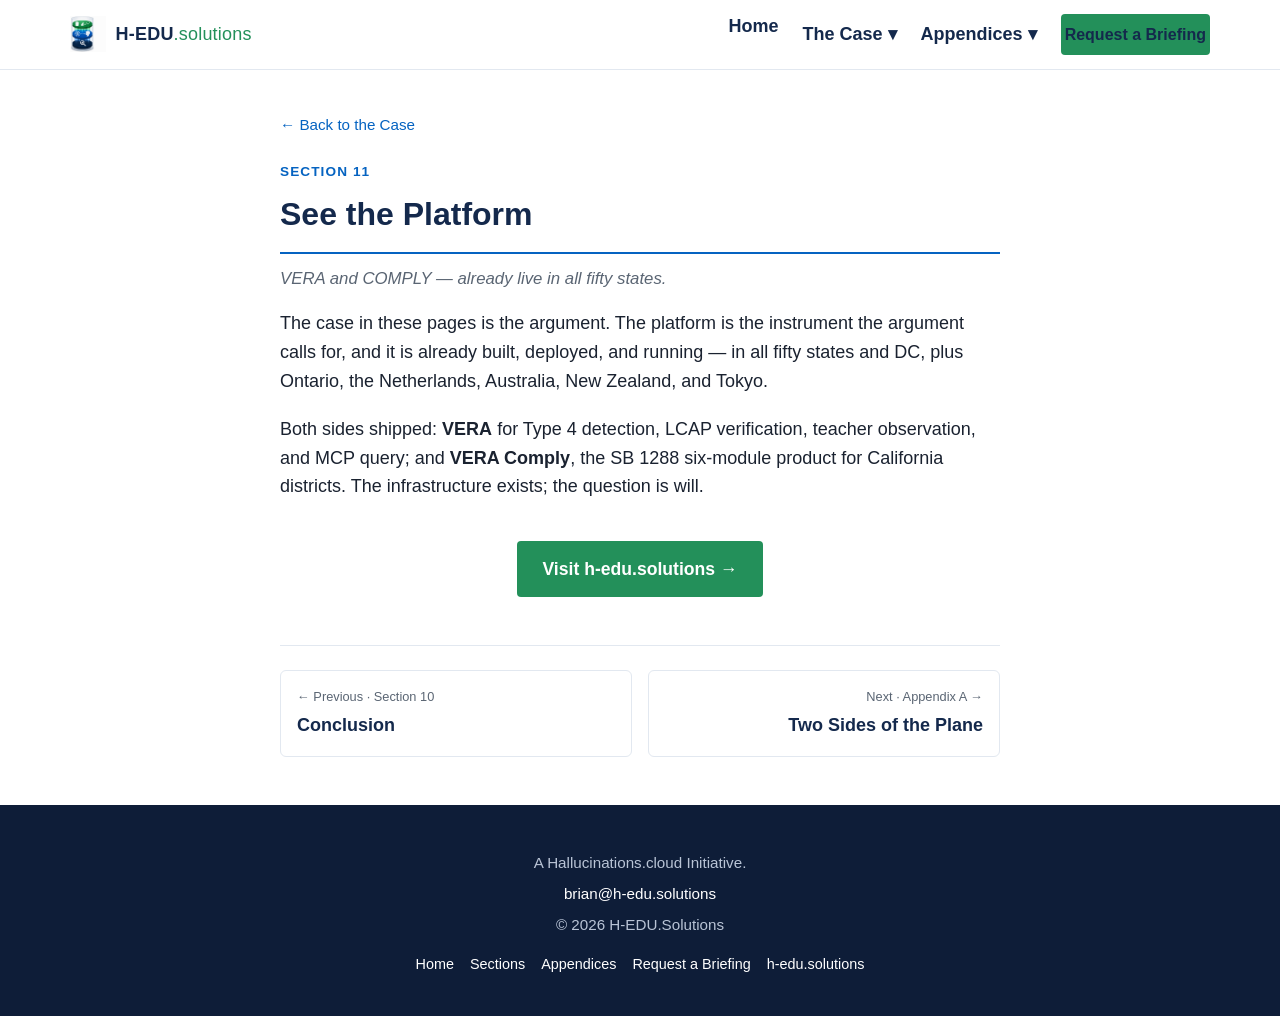
<file: see-the-platform/index.html>
<!doctype html>
<html lang="en">
<head>
  <meta charset="utf-8">
  <meta name="viewport" content="width=device-width,initial-scale=1">
  <!-- Google tag (gtag.js) -->
  <script async src="https://www.googletagmanager.com/gtag/js?id=G-0HMXTQVWZC"></script>
  <script>
    window.dataLayer = window.dataLayer || [];
    function gtag(){dataLayer.push(arguments);}
    gtag('js', new Date());
    gtag('config', 'G-0HMXTQVWZC');
  </script>
  <title>Section 11 &mdash; See the Platform &middot; A CASE for H-EDU.solutions</title>
  <meta name="description" content="VERA and COMPLY are live in all fifty states. The case argues for the instrument. The instrument is built, deployed, and running.">
  <link rel="canonical" href="https://case.h-edu.solutions/see-the-platform/">
  <meta property="og:title" content="Section 11 &mdash; See the Platform">
  <meta property="og:description" content="VERA and COMPLY are live in all fifty states.">
  <meta property="og:image" content="https://case.h-edu.solutions/assets/img/HEDU_Logo_Lockup.png">
  <meta property="og:url" content="https://case.h-edu.solutions/see-the-platform/">
  <meta property="og:type" content="article">
  <link rel="icon" href="data:image/svg+xml,%3Csvg xmlns='http://www.w3.org/2000/svg' viewBox='0 0 32 32'%3E%3Crect width='32' height='32' fill='%2314294C'/%3E%3C/svg%3E">
  <link rel="stylesheet" href="/assets/css/style.css">
</head>
<body>
  <a class="skip-link" href="#main">Skip to content</a>
  <!-- ============================================================
       SHARED HEADER — keep in sync across every page in /site/
       ============================================================ -->
  <header class="site-header">
    <div class="header-inner">
      <a class="brand" href="/" aria-label="A CASE for H-EDU.solutions — Home">
        <img src="/assets/img/HEDU_Logo.png" alt="">
        <span class="wordmark">H&#8209;EDU<span class="dot">.solutions</span></span>
      </a>
      <button class="nav-toggle" aria-label="Open menu" aria-expanded="false">&#9776;</button>
      <nav class="primary-nav" aria-label="Primary">
        <ul>
          <li><a href="/">Home</a></li>
          <li class="has-menu">
            <button aria-haspopup="true">The Case &#9662;</button>
            <ul class="menu">
              <li><a href="/federal/">1 &middot; The Federal Government</a></li>
              <li><a href="/states/">2 &middot; The States</a></li>
              <li><a href="/my-child/">3 &middot; My Child</a></li>
              <li><a href="/third-dimension/">4 &middot; The Third Dimension</a></li>
              <li><a href="/outside-education/">5 &middot; Outside Education</a></li>
              <li><a href="/georgia/">6 &middot; Georgia</a></li>
              <li><a href="/california/">7 &middot; California</a></li>
              <li><a href="/gsu/">8 &middot; GSU Collaboration</a></li>
              <li><a href="/the-proof/">9 &middot; The Proof</a></li>
              <li><a href="/conclusion/">10 &middot; Conclusion</a></li>
              <li><a href="/see-the-platform/">11 &middot; See the Platform</a></li>
            </ul>
          </li>
          <li class="has-menu">
            <button aria-haspopup="true">Appendices &#9662;</button>
            <ul class="menu">
              <li><a href="/infographic/">A &middot; Two Sides of the Plane</a></li>
              <li><a href="/timeline/">B &middot; AB 2225 Timeline</a></li>
            </ul>
          </li>
        </ul>
        <a class="btn btn-primary" href="mailto:brian@h-edu.solutions?subject=Briefing%20request%20%E2%80%94%20A%20CASE%20for%20H-EDU.solutions">Request a Briefing</a>
      </nav>
    </div>
  </header>
  <!-- ============================================================
       END SHARED HEADER
       ============================================================ -->
  <main id="main">
    <article class="section-shell">
      <a class="back-link" href="/">&larr; Back to the Case</a>
      <span class="kicker">Section 11</span>
      <h1>See the Platform</h1>
      <p class="subhead">VERA and COMPLY &mdash; already live in all fifty states.</p>
      <div class="section-body">
        <p>The case in these pages is the argument. The platform is the instrument the argument calls for, and it is already built, deployed, and running &mdash; in all fifty states and DC, plus Ontario, the Netherlands, Australia, New Zealand, and Tokyo.</p>
        <p>Both sides shipped: <strong>VERA</strong> for Type&nbsp;4 detection, LCAP verification, teacher observation, and MCP query; and <strong>VERA Comply</strong>, the SB&nbsp;1288 six-module product for California districts. The infrastructure exists; the question is will.</p>
        <p style="text-align:center; margin-top:2.5rem;">
          <a class="btn btn-primary" href="https://h-edu.solutions" style="font-size:1.1rem; padding:0.85rem 1.6rem;">Visit h&#8209;edu.solutions &rarr;</a>
        </p>
      </div>
      <nav class="pager" aria-label="Section navigation">
        <a data-pager="prev" href="/conclusion/"><span class="label">&larr; Previous &middot; Section 10</span><span class="title">Conclusion</span></a>
        <a data-pager="next" class="next" href="/infographic/"><span class="label">Next &middot; Appendix A &rarr;</span><span class="title">Two Sides of the Plane</span></a>
      </nav>
    </article>
  </main>
  <!-- ============================================================
       SHARED FOOTER — keep in sync across every page in /site/
       ============================================================ -->
  <footer class="site-footer">
    <p>A Hallucinations.cloud Initiative.</p>
    <p><a href="mailto:brian@h-edu.solutions">brian@h-edu.solutions</a></p>
    <p>&copy; 2026 H-EDU.Solutions</p>
    <nav class="footer-nav" aria-label="Footer">
      <a href="/">Home</a>
      <a href="/federal/">Sections</a>
      <a href="/infographic/">Appendices</a>
      <a href="mailto:brian@h-edu.solutions?subject=Briefing%20request%20%E2%80%94%20A%20CASE%20for%20H-EDU.solutions">Request a Briefing</a>
      <a href="https://h-edu.solutions">h-edu.solutions</a>
    </nav>
  </footer>
  <!-- ============================================================
       END SHARED FOOTER
       ============================================================ -->
  <script src="/assets/js/nav.js" defer></script>
</body>
</html>
</file>
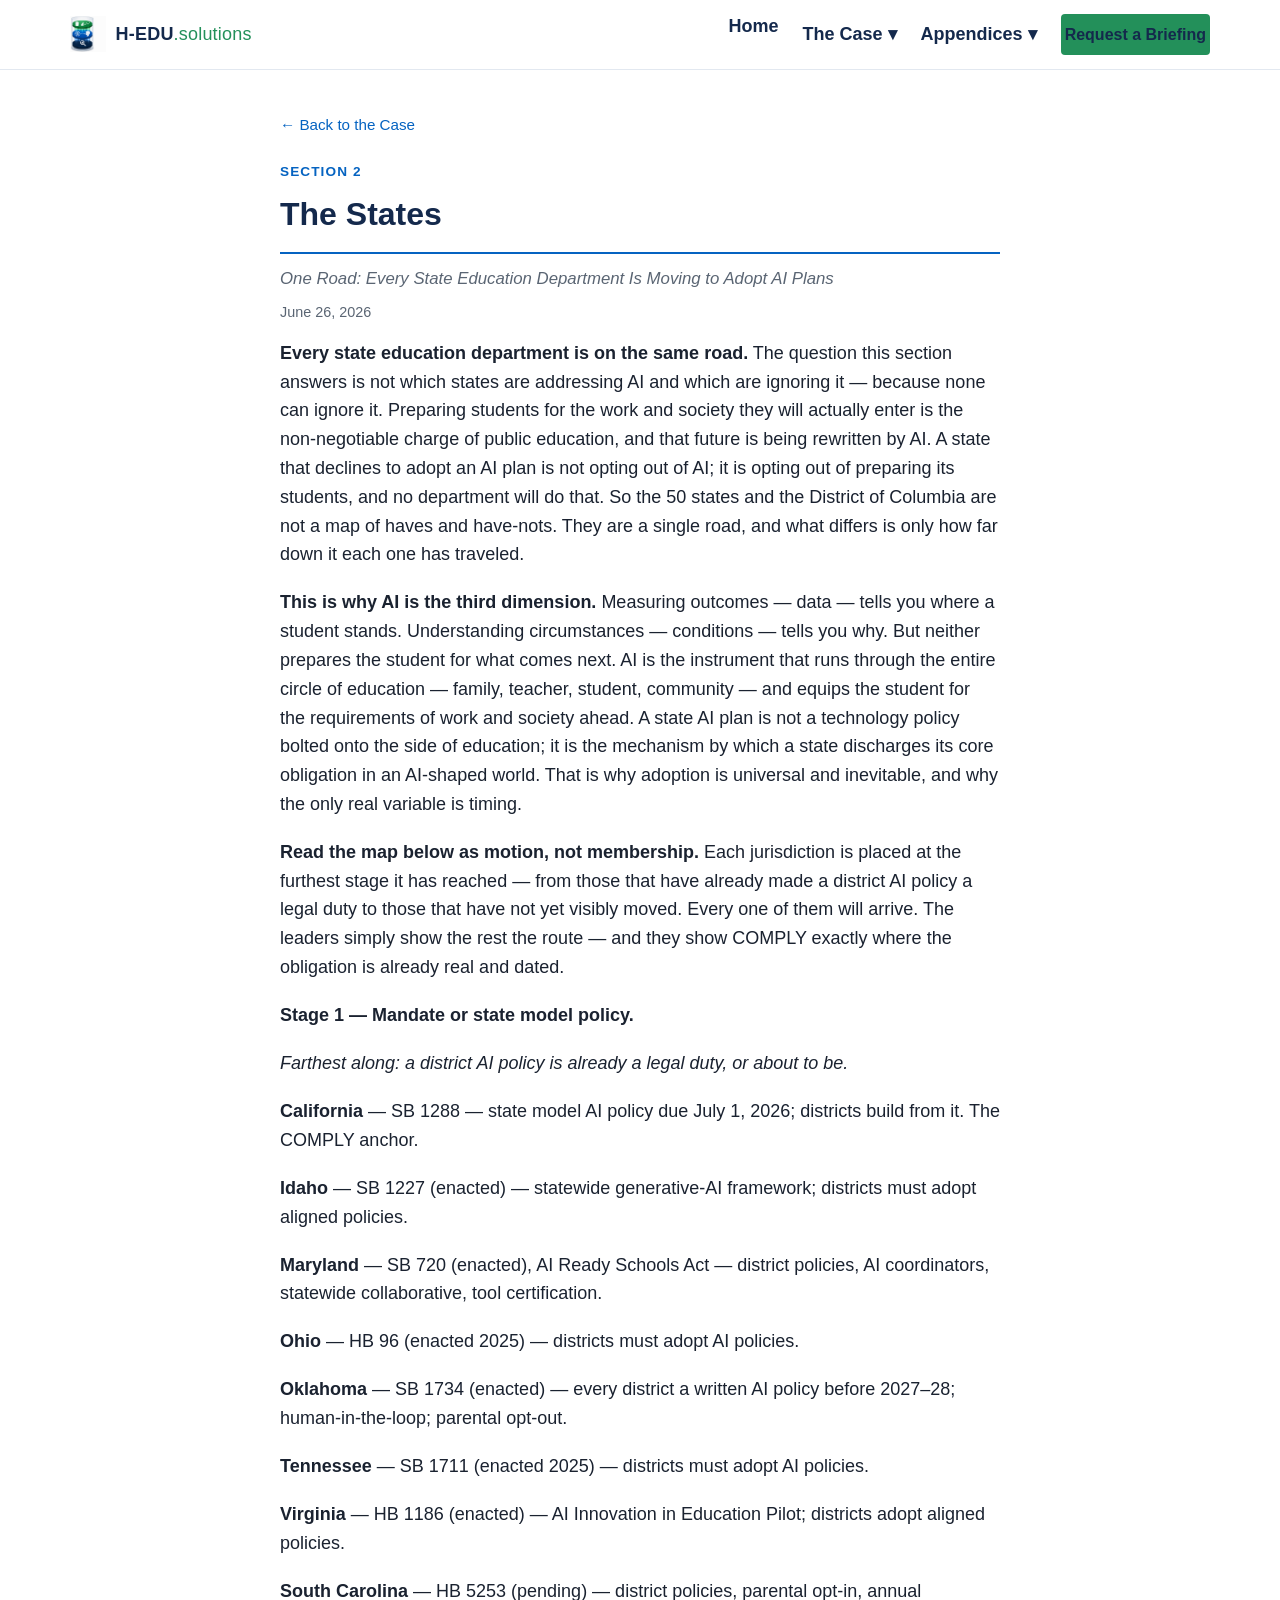
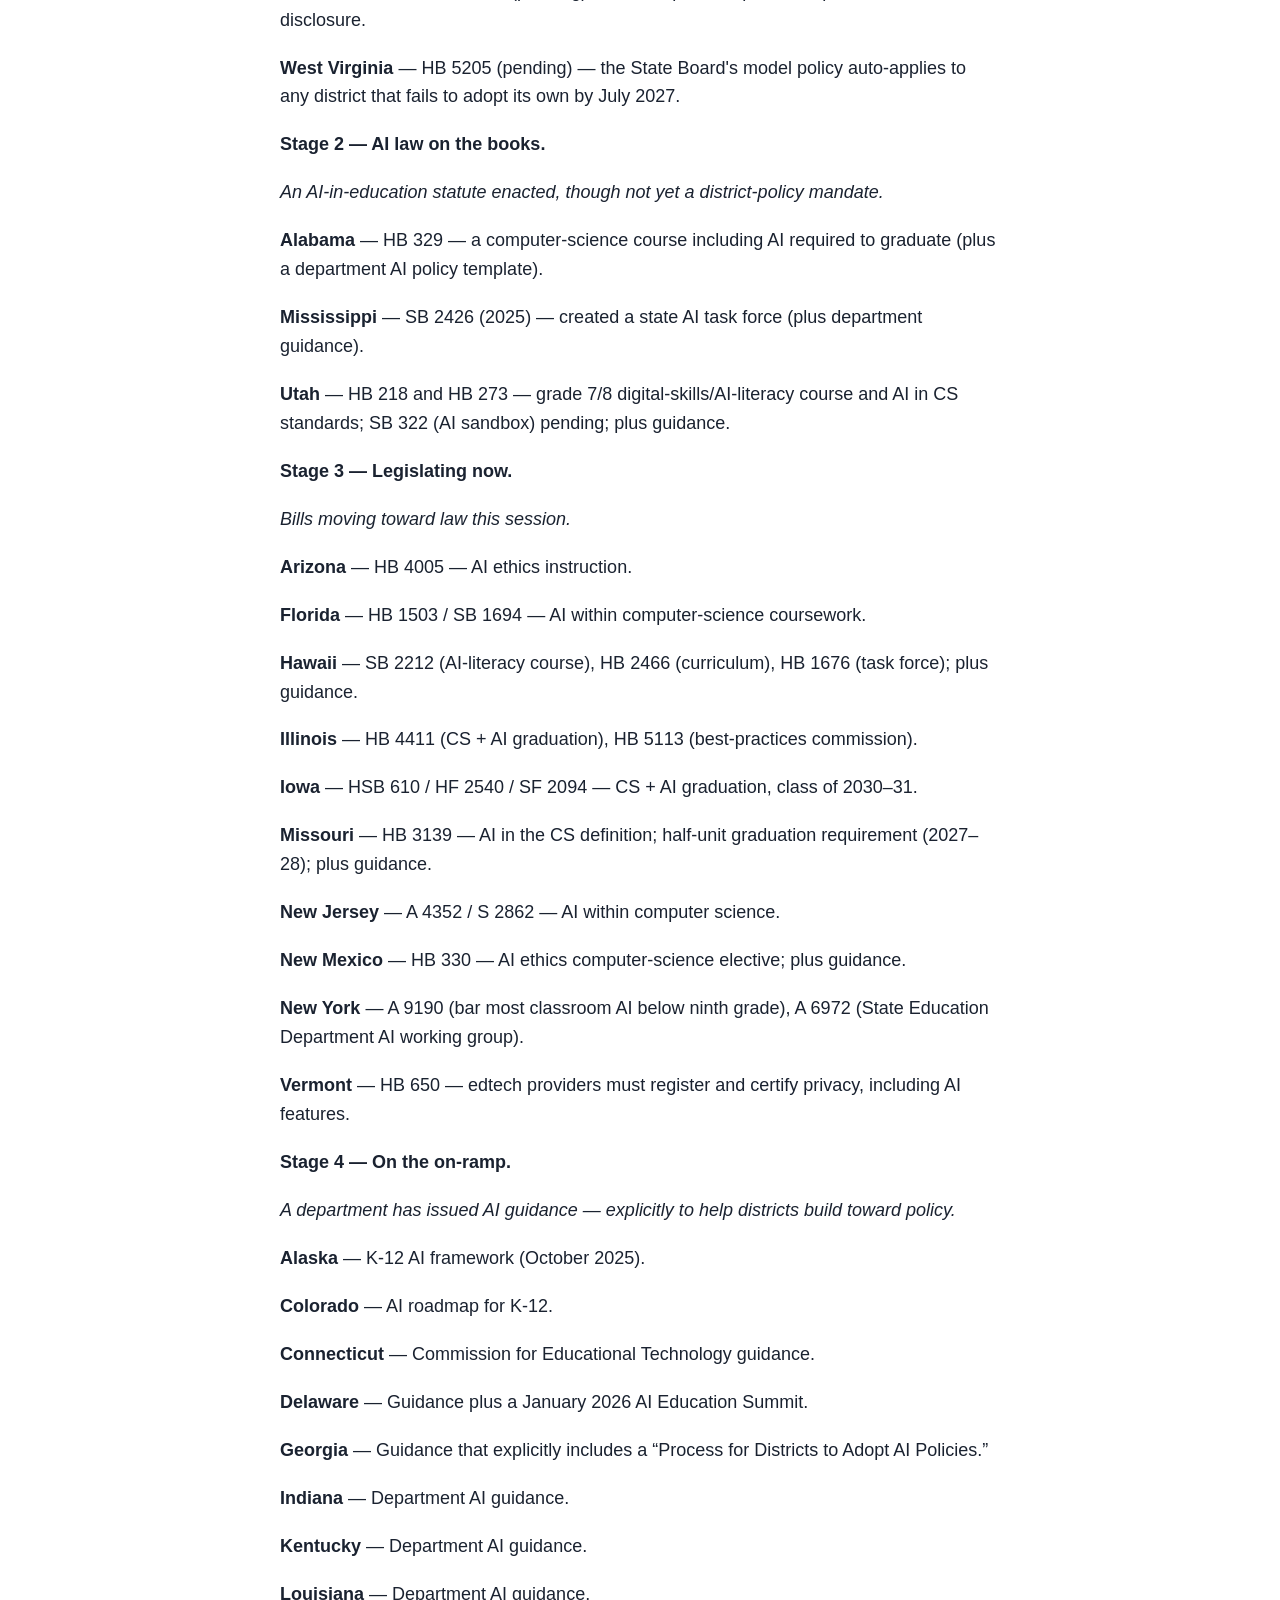
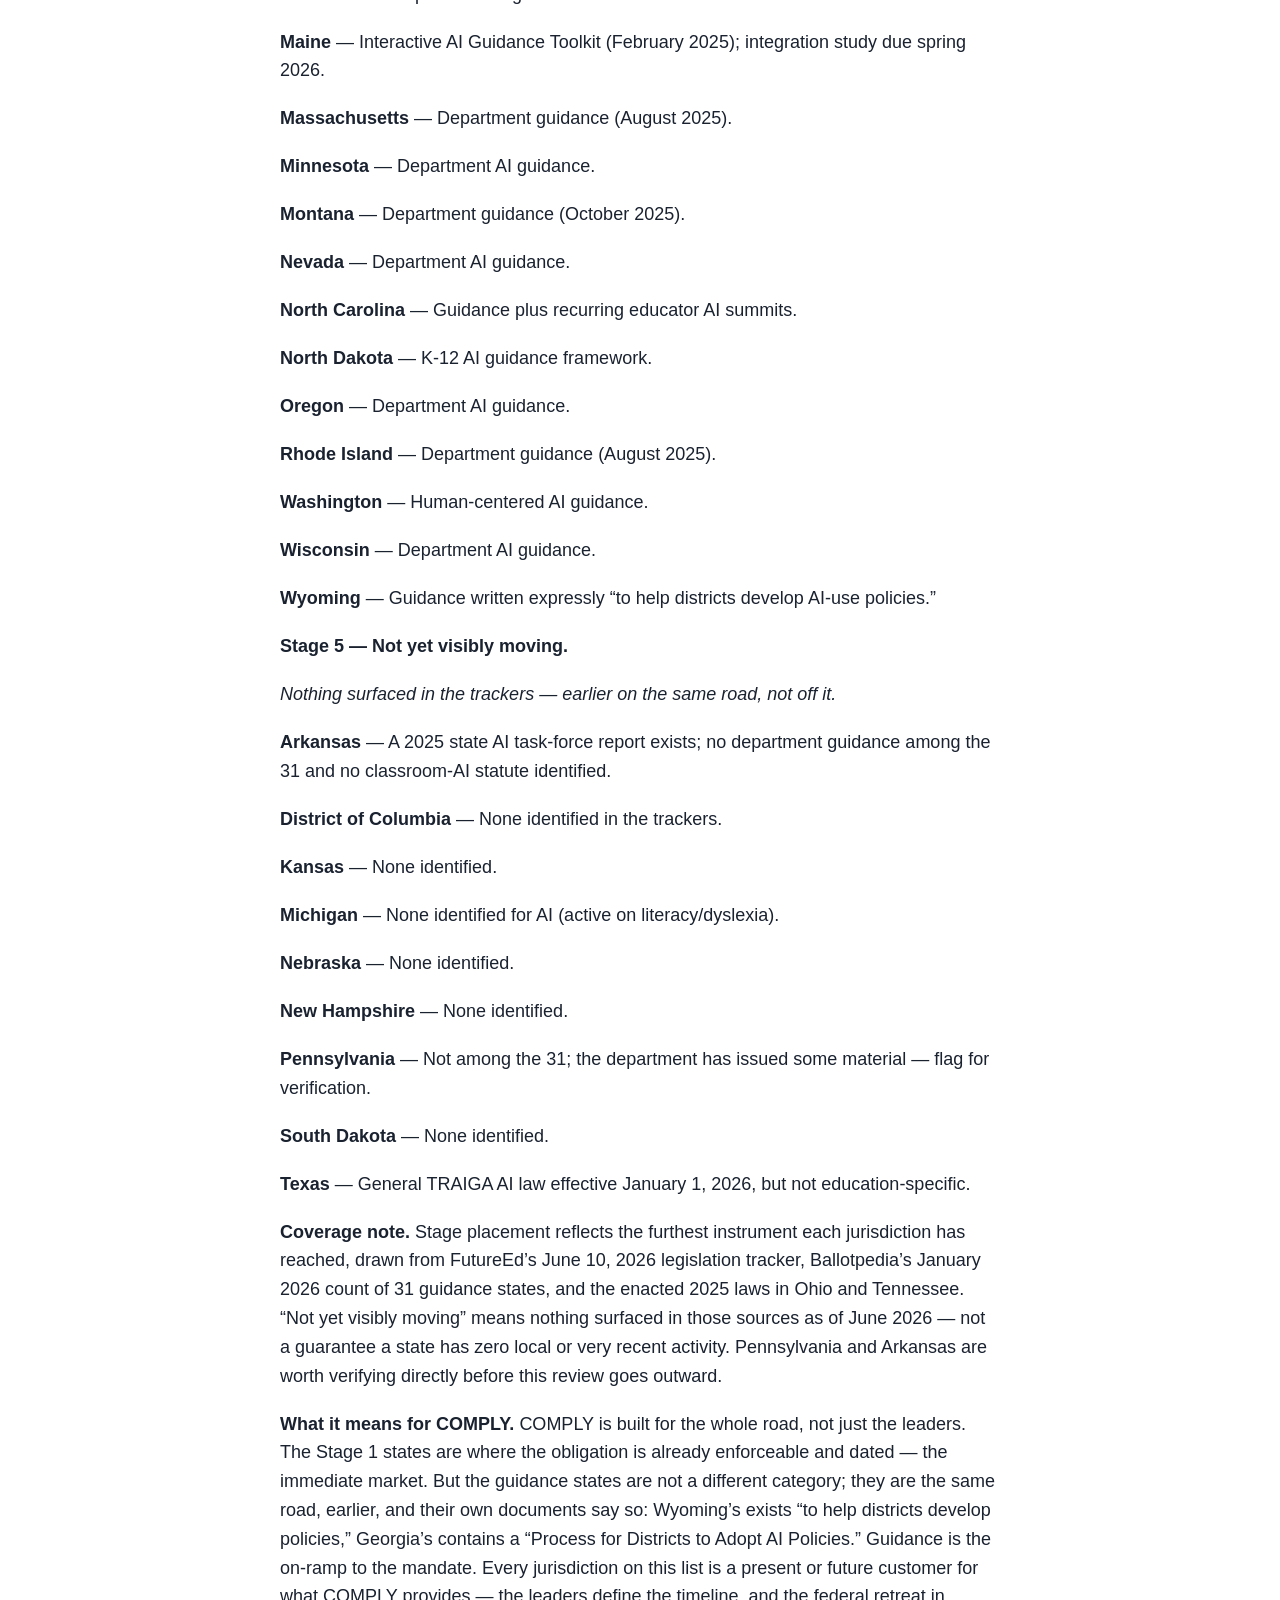
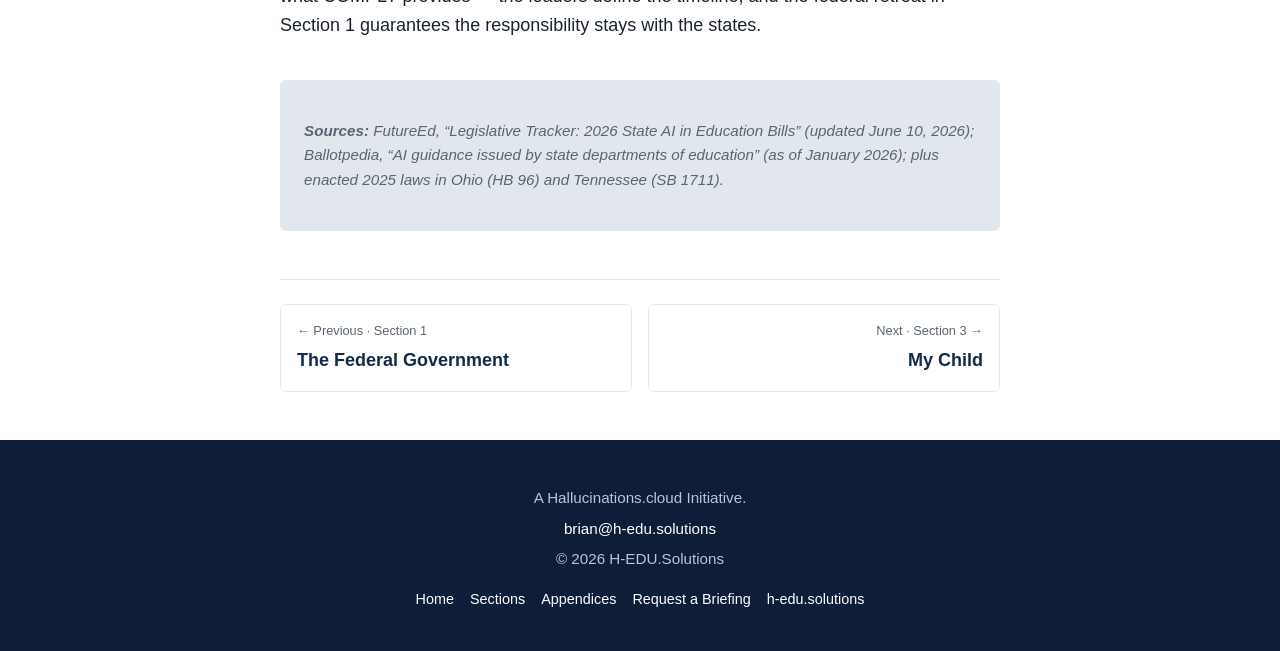
<file: states/index.html>
<!doctype html>
<html lang='en'>
<head>
  <meta charset='utf-8'>
  <meta name='viewport' content='width=device-width,initial-scale=1'>
  <!-- Google tag (gtag.js) -->
  <script async src="https://www.googletagmanager.com/gtag/js?id=G-0HMXTQVWZC"></script>
  <script>
    window.dataLayer = window.dataLayer || [];
    function gtag(){dataLayer.push(arguments);}
    gtag('js', new Date());
    gtag('config', 'G-0HMXTQVWZC');
  </script>
  <title>Section 2 &mdash; The States &middot; A CASE for H-EDU.solutions</title>
  <meta name='description' content='The States &mdash; A CASE for H-EDU.solutions.'>
  <link rel='canonical' href='https://case.h-edu.solutions/states/'>
  <meta property='og:title' content='Section 2 &mdash; The States'>
  <meta property='og:description' content='A CASE for H-EDU.solutions.'>
  <meta property='og:image' content='https://case.h-edu.solutions/assets/img/HEDU_Logo_Lockup.png'>
  <meta property='og:url' content='https://case.h-edu.solutions/states/'>
  <meta property='og:type' content='article'>
  <link rel='icon' href="data:image/svg+xml,%3Csvg xmlns='http://www.w3.org/2000/svg' viewBox='0 0 32 32'%3E%3Crect width='32' height='32' fill='%2314294C'/%3E%3C/svg%3E">
  <link rel='stylesheet' href='/assets/css/style.css'>
</head>
<body>
  <a class='skip-link' href='#main'>Skip to content</a>
  <!-- ============================================================
       SHARED HEADER — keep in sync across every page in /site/
       ============================================================ -->
  <header class="site-header">
    <div class="header-inner">
      <a class="brand" href="/" aria-label="A CASE for H-EDU.solutions — Home">
        <img src="/assets/img/HEDU_Logo.png" alt="">
        <span class="wordmark">H&#8209;EDU<span class="dot">.solutions</span></span>
      </a>
      <button class="nav-toggle" aria-label="Open menu" aria-expanded="false">&#9776;</button>
      <nav class="primary-nav" aria-label="Primary">
        <ul>
          <li><a href="/">Home</a></li>
          <li class="has-menu">
            <button aria-haspopup="true">The Case &#9662;</button>
            <ul class="menu">
              <li><a href="/federal/">1 &middot; The Federal Government</a></li>
              <li><a href="/states/">2 &middot; The States</a></li>
              <li><a href="/my-child/">3 &middot; My Child</a></li>
              <li><a href="/third-dimension/">4 &middot; The Third Dimension</a></li>
              <li><a href="/outside-education/">5 &middot; Outside Education</a></li>
              <li><a href="/georgia/">6 &middot; Georgia</a></li>
              <li><a href="/california/">7 &middot; California</a></li>
              <li><a href="/gsu/">8 &middot; GSU Collaboration</a></li>
              <li><a href="/the-proof/">9 &middot; The Proof</a></li>
              <li><a href="/conclusion/">10 &middot; Conclusion</a></li>
              <li><a href="/see-the-platform/">11 &middot; See the Platform</a></li>
            </ul>
          </li>
          <li class="has-menu">
            <button aria-haspopup="true">Appendices &#9662;</button>
            <ul class="menu">
              <li><a href="/infographic/">A &middot; Two Sides of the Plane</a></li>
              <li><a href="/timeline/">B &middot; AB 2225 Timeline</a></li>
            </ul>
          </li>
        </ul>
        <a class="btn btn-primary" href="mailto:brian@h-edu.solutions?subject=Briefing%20request%20%E2%80%94%20A%20CASE%20for%20H-EDU.solutions">Request a Briefing</a>
      </nav>
    </div>
  </header>
  <!-- ============================================================
       END SHARED HEADER
       ============================================================ -->
  <main id='main'>
    <article class='section-shell'>
      <a class='back-link' href='/'>&larr; Back to the Case</a>
      <span class='kicker'>Section 2</span>
      <h1>The States</h1>
<p class='subhead'>One Road: Every State Education Department Is Moving to Adopt AI Plans</p>
<p class='small dateline'>June 26, 2026</p>
<div class='section-body'>
<p><strong>Every state education department is on the same road.</strong> The question this section answers is not which states are addressing AI and which are ignoring it — because none can ignore it. Preparing students for the work and society they will actually enter is the non-negotiable charge of public education, and that future is being rewritten by AI. A state that declines to adopt an AI plan is not opting out of AI; it is opting out of preparing its students, and no department will do that. So the 50 states and the District of Columbia are not a map of haves and have-nots. They are a single road, and what differs is only how far down it each one has traveled.</p>
<p><strong>This is why AI is the third dimension.</strong> Measuring outcomes — data — tells you where a student stands. Understanding circumstances — conditions — tells you why. But neither prepares the student for what comes next. AI is the instrument that runs through the entire circle of education — family, teacher, student, community — and equips the student for the requirements of work and society ahead. A state AI plan is not a technology policy bolted onto the side of education; it is the mechanism by which a state discharges its core obligation in an AI-shaped world. That is why adoption is universal and inevitable, and why the only real variable is timing.</p>
<p><strong>Read the map below as motion, not membership.</strong> Each jurisdiction is placed at the furthest stage it has reached — from those that have already made a district AI policy a legal duty to those that have not yet visibly moved. Every one of them will arrive. The leaders simply show the rest the route — and they show COMPLY exactly where the obligation is already real and dated.</p>
<p><strong>Stage 1 — Mandate or state model policy.</strong></p>
<p><em>Farthest along: a district AI policy is already a legal duty, or about to be.</em></p>
<p><strong>California</strong> — SB 1288 — state model AI policy due July 1, 2026; districts build from it. The COMPLY anchor.</p>
<p><strong>Idaho</strong> — SB 1227 (enacted) — statewide generative-AI framework; districts must adopt aligned policies.</p>
<p><strong>Maryland</strong> — SB 720 (enacted), AI Ready Schools Act — district policies, AI coordinators, statewide collaborative, tool certification.</p>
<p><strong>Ohio</strong> — HB 96 (enacted 2025) — districts must adopt AI policies.</p>
<p><strong>Oklahoma</strong> — SB 1734 (enacted) — every district a written AI policy before 2027–28; human-in-the-loop; parental opt-out.</p>
<p><strong>Tennessee</strong> — SB 1711 (enacted 2025) — districts must adopt AI policies.</p>
<p><strong>Virginia</strong> — HB 1186 (enacted) — AI Innovation in Education Pilot; districts adopt aligned policies.</p>
<p><strong>South Carolina</strong> — HB 5253 (pending) — district policies, parental opt-in, annual disclosure.</p>
<p><strong>West Virginia</strong> — HB 5205 (pending) — the State Board's model policy auto-applies to any district that fails to adopt its own by July 2027.</p>
<p><strong>Stage 2 — AI law on the books.</strong></p>
<p><em>An AI-in-education statute enacted, though not yet a district-policy mandate.</em></p>
<p><strong>Alabama</strong> — HB 329 — a computer-science course including AI required to graduate (plus a department AI policy template).</p>
<p><strong>Mississippi</strong> — SB 2426 (2025) — created a state AI task force (plus department guidance).</p>
<p><strong>Utah</strong> — HB 218 and HB 273 — grade 7/8 digital-skills/AI-literacy course and AI in CS standards; SB 322 (AI sandbox) pending; plus guidance.</p>
<p><strong>Stage 3 — Legislating now.</strong></p>
<p><em>Bills moving toward law this session.</em></p>
<p><strong>Arizona</strong> — HB 4005 — AI ethics instruction.</p>
<p><strong>Florida</strong> — HB 1503 / SB 1694 — AI within computer-science coursework.</p>
<p><strong>Hawaii</strong> — SB 2212 (AI-literacy course), HB 2466 (curriculum), HB 1676 (task force); plus guidance.</p>
<p><strong>Illinois</strong> — HB 4411 (CS + AI graduation), HB 5113 (best-practices commission).</p>
<p><strong>Iowa</strong> — HSB 610 / HF 2540 / SF 2094 — CS + AI graduation, class of 2030–31.</p>
<p><strong>Missouri</strong> — HB 3139 — AI in the CS definition; half-unit graduation requirement (2027–28); plus guidance.</p>
<p><strong>New Jersey</strong> — A 4352 / S 2862 — AI within computer science.</p>
<p><strong>New Mexico</strong> — HB 330 — AI ethics computer-science elective; plus guidance.</p>
<p><strong>New York</strong> — A 9190 (bar most classroom AI below ninth grade), A 6972 (State Education Department AI working group).</p>
<p><strong>Vermont</strong> — HB 650 — edtech providers must register and certify privacy, including AI features.</p>
<p><strong>Stage 4 — On the on-ramp.</strong></p>
<p><em>A department has issued AI guidance — explicitly to help districts build toward policy.</em></p>
<p><strong>Alaska</strong> — K-12 AI framework (October 2025).</p>
<p><strong>Colorado</strong> — AI roadmap for K-12.</p>
<p><strong>Connecticut</strong> — Commission for Educational Technology guidance.</p>
<p><strong>Delaware</strong> — Guidance plus a January 2026 AI Education Summit.</p>
<p><strong>Georgia</strong> — Guidance that explicitly includes a “Process for Districts to Adopt AI Policies.”</p>
<p><strong>Indiana</strong> — Department AI guidance.</p>
<p><strong>Kentucky</strong> — Department AI guidance.</p>
<p><strong>Louisiana</strong> — Department AI guidance.</p>
<p><strong>Maine</strong> — Interactive AI Guidance Toolkit (February 2025); integration study due spring 2026.</p>
<p><strong>Massachusetts</strong> — Department guidance (August 2025).</p>
<p><strong>Minnesota</strong> — Department AI guidance.</p>
<p><strong>Montana</strong> — Department guidance (October 2025).</p>
<p><strong>Nevada</strong> — Department AI guidance.</p>
<p><strong>North Carolina</strong> — Guidance plus recurring educator AI summits.</p>
<p><strong>North Dakota</strong> — K-12 AI guidance framework.</p>
<p><strong>Oregon</strong> — Department AI guidance.</p>
<p><strong>Rhode Island</strong> — Department guidance (August 2025).</p>
<p><strong>Washington</strong> — Human-centered AI guidance.</p>
<p><strong>Wisconsin</strong> — Department AI guidance.</p>
<p><strong>Wyoming</strong> — Guidance written expressly “to help districts develop AI-use policies.”</p>
<p><strong>Stage 5 — Not yet visibly moving.</strong></p>
<p><em>Nothing surfaced in the trackers — earlier on the same road, not off it.</em></p>
<p><strong>Arkansas</strong> — A 2025 state AI task-force report exists; no department guidance among the 31 and no classroom-AI statute identified.</p>
<p><strong>District of Columbia</strong> — None identified in the trackers.</p>
<p><strong>Kansas</strong> — None identified.</p>
<p><strong>Michigan</strong> — None identified for AI (active on literacy/dyslexia).</p>
<p><strong>Nebraska</strong> — None identified.</p>
<p><strong>New Hampshire</strong> — None identified.</p>
<p><strong>Pennsylvania</strong> — Not among the 31; the department has issued some material — flag for verification.</p>
<p><strong>South Dakota</strong> — None identified.</p>
<p><strong>Texas</strong> — General TRAIGA AI law effective January 1, 2026, but not education-specific.</p>
<p><strong>Coverage note. </strong>Stage placement reflects the furthest instrument each jurisdiction has reached, drawn from FutureEd’s June 10, 2026 legislation tracker, Ballotpedia’s January 2026 count of 31 guidance states, and the enacted 2025 laws in Ohio and Tennessee. “Not yet visibly moving” means nothing surfaced in those sources as of June 2026 — not a guarantee a state has zero local or very recent activity. Pennsylvania and Arkansas are worth verifying directly before this review goes outward.</p>
<p><strong>What it means for COMPLY. </strong>COMPLY is built for the whole road, not just the leaders. The Stage 1 states are where the obligation is already enforceable and dated — the immediate market. But the guidance states are not a different category; they are the same road, earlier, and their own documents say so: Wyoming’s exists “to help districts develop policies,” Georgia’s contains a “Process for Districts to Adopt AI Policies.” Guidance is the on-ramp to the mandate. Every jurisdiction on this list is a present or future customer for what COMPLY provides — the leaders define the timeline, and the federal retreat in Section 1 guarantees the responsibility stays with the states.</p>

</div>
<aside class='appendix-block' aria-label='Acronyms and sources'>
<p><em><strong>Sources: </strong></em><em>FutureEd, “Legislative Tracker: 2026 State AI in Education Bills” (updated June 10, 2026); Ballotpedia, “AI guidance issued by state departments of education” (as of January 2026); plus enacted 2025 laws in Ohio (HB 96) and Tennessee (SB 1711).</em></p>

</aside>
<nav class='pager' aria-label='Section navigation'><a data-pager='prev' href='/federal/'><span class='label'>&larr; Previous &middot; Section 1</span><span class='title'>The Federal Government</span></a><a data-pager='next' class='next' href='/my-child/'><span class='label'>Next &middot; Section 3 &rarr;</span><span class='title'>My Child</span></a></nav>
    </article>
  </main>
  <!-- ============================================================
       SHARED FOOTER — keep in sync across every page in /site/
       ============================================================ -->
  <footer class="site-footer">
    <p>A Hallucinations.cloud Initiative.</p>
    <p><a href="mailto:brian@h-edu.solutions">brian@h-edu.solutions</a></p>
    <p>&copy; 2026 H-EDU.Solutions</p>
    <nav class="footer-nav" aria-label="Footer">
      <a href="/">Home</a>
      <a href="/federal/">Sections</a>
      <a href="/infographic/">Appendices</a>
      <a href="mailto:brian@h-edu.solutions?subject=Briefing%20request%20%E2%80%94%20A%20CASE%20for%20H-EDU.solutions">Request a Briefing</a>
      <a href="https://h-edu.solutions">h-edu.solutions</a>
    </nav>
  </footer>
  <!-- ============================================================
       END SHARED FOOTER
       ============================================================ -->
  <script src='/assets/js/nav.js' defer></script>
</body>
</html>
</file>
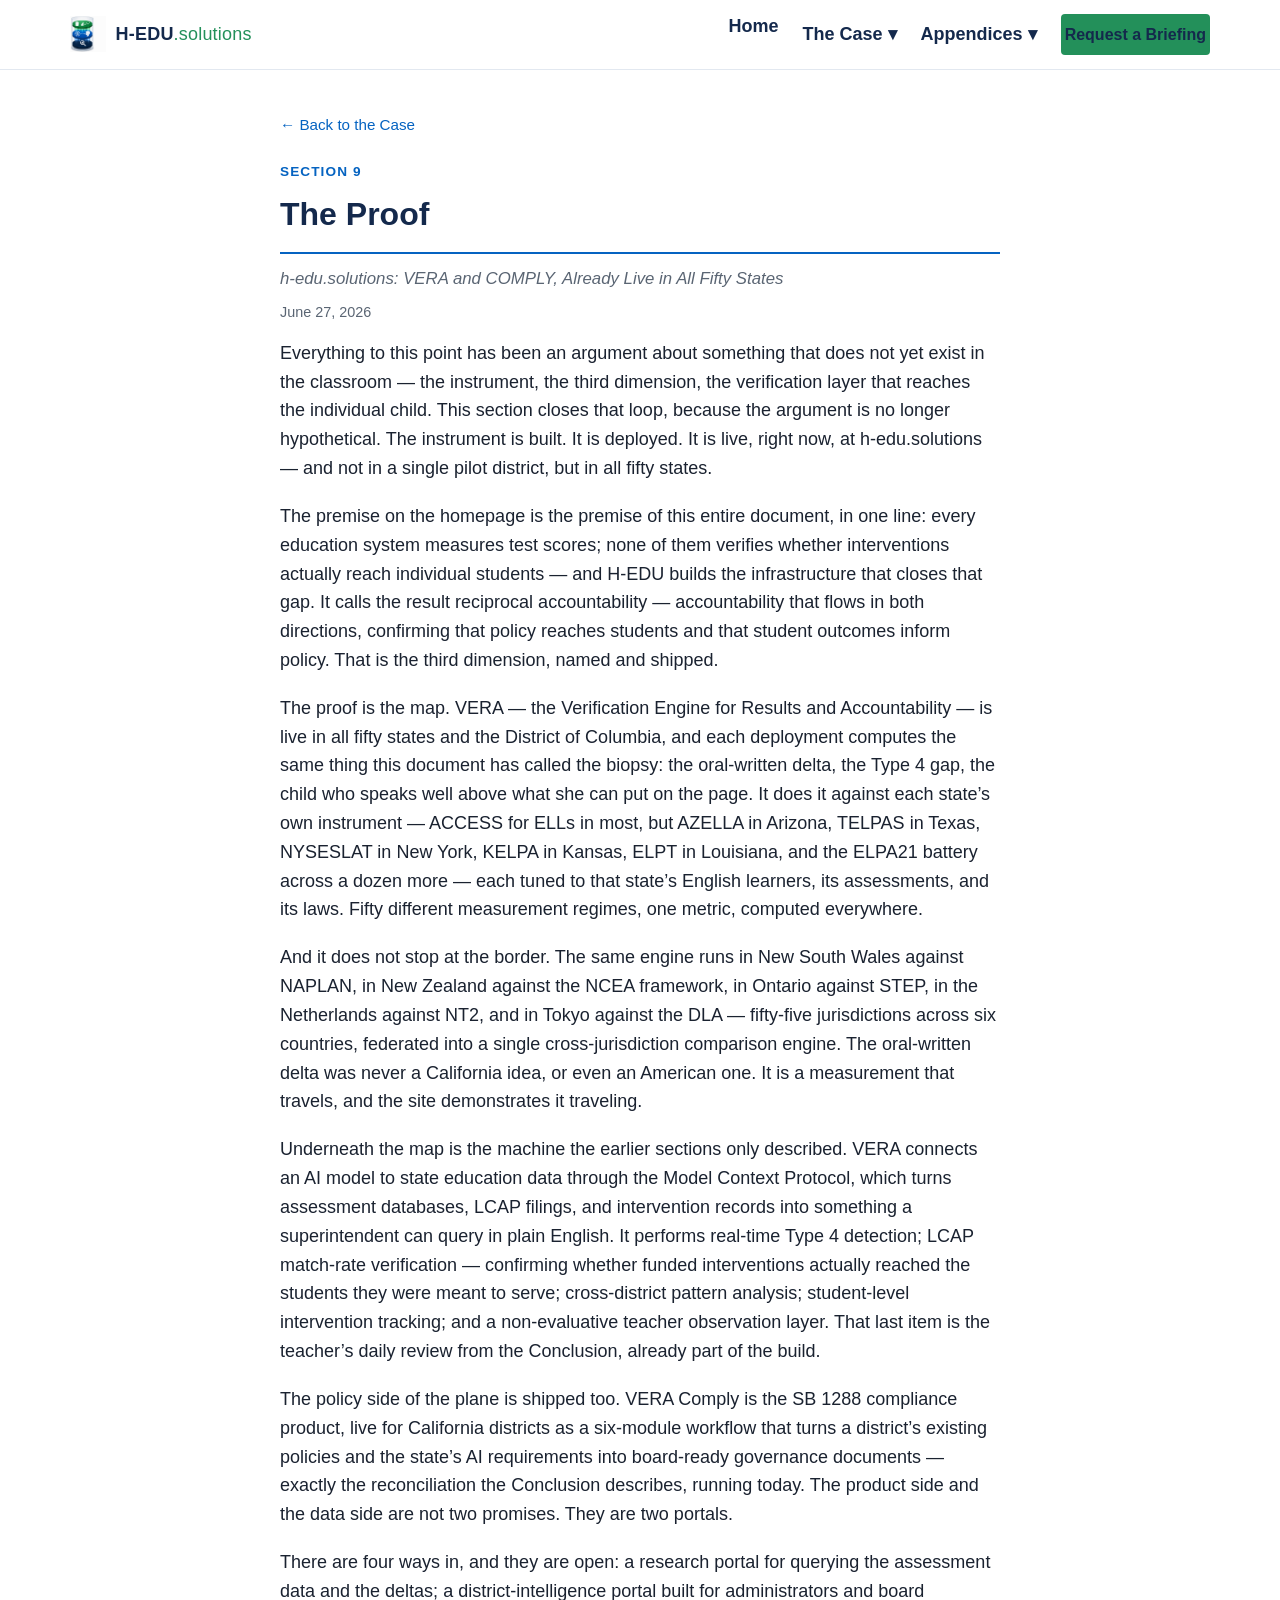
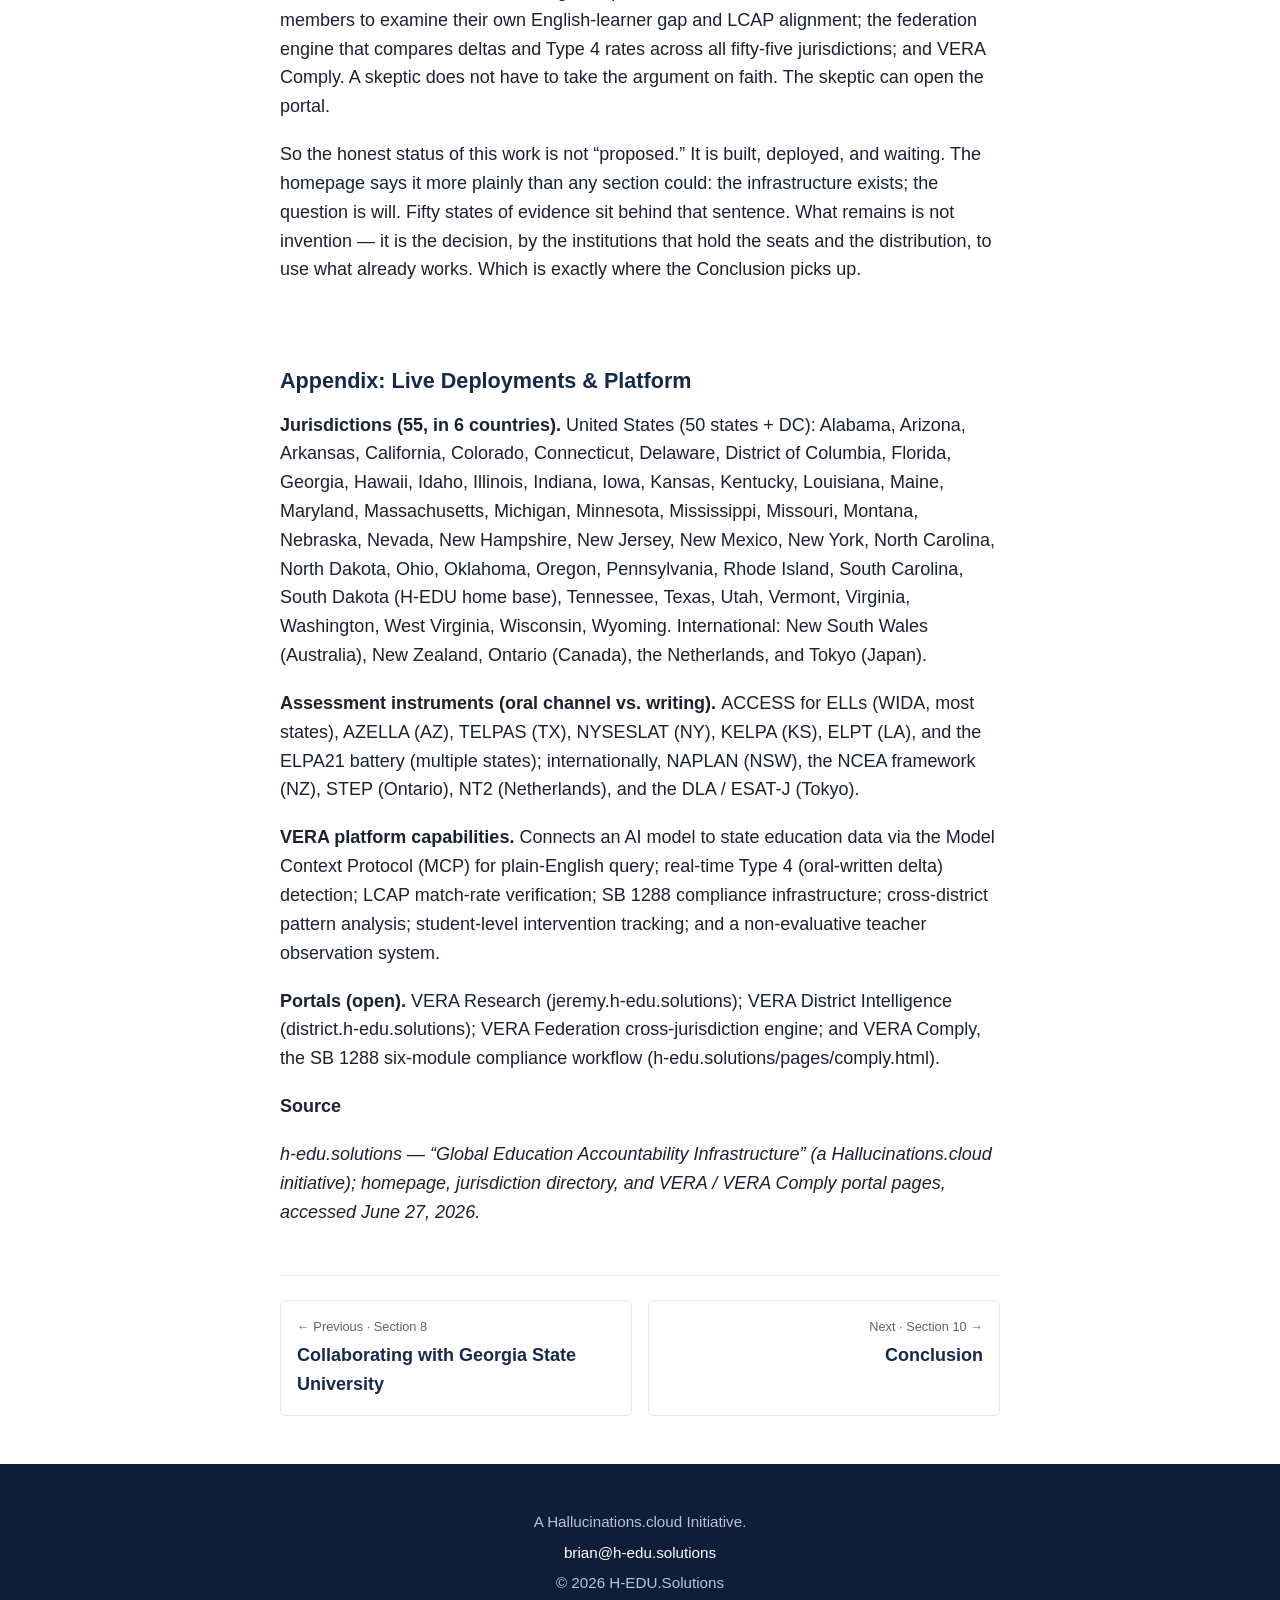
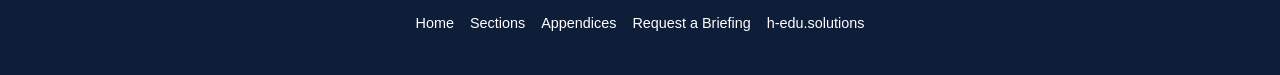
<file: the-proof/index.html>
<!doctype html>
<html lang='en'>
<head>
  <meta charset='utf-8'>
  <meta name='viewport' content='width=device-width,initial-scale=1'>
  <!-- Google tag (gtag.js) -->
  <script async src="https://www.googletagmanager.com/gtag/js?id=G-0HMXTQVWZC"></script>
  <script>
    window.dataLayer = window.dataLayer || [];
    function gtag(){dataLayer.push(arguments);}
    gtag('js', new Date());
    gtag('config', 'G-0HMXTQVWZC');
  </script>
  <title>Section 9 &mdash; The Proof &middot; A CASE for H-EDU.solutions</title>
  <meta name='description' content='The Proof &mdash; A CASE for H-EDU.solutions.'>
  <link rel='canonical' href='https://case.h-edu.solutions/the-proof/'>
  <meta property='og:title' content='Section 9 &mdash; The Proof'>
  <meta property='og:description' content='A CASE for H-EDU.solutions.'>
  <meta property='og:image' content='https://case.h-edu.solutions/assets/img/HEDU_Logo_Lockup.png'>
  <meta property='og:url' content='https://case.h-edu.solutions/the-proof/'>
  <meta property='og:type' content='article'>
  <link rel='icon' href="data:image/svg+xml,%3Csvg xmlns='http://www.w3.org/2000/svg' viewBox='0 0 32 32'%3E%3Crect width='32' height='32' fill='%2314294C'/%3E%3C/svg%3E">
  <link rel='stylesheet' href='/assets/css/style.css'>
</head>
<body>
  <a class='skip-link' href='#main'>Skip to content</a>
  <!-- ============================================================
       SHARED HEADER — keep in sync across every page in /site/
       ============================================================ -->
  <header class="site-header">
    <div class="header-inner">
      <a class="brand" href="/" aria-label="A CASE for H-EDU.solutions — Home">
        <img src="/assets/img/HEDU_Logo.png" alt="">
        <span class="wordmark">H&#8209;EDU<span class="dot">.solutions</span></span>
      </a>
      <button class="nav-toggle" aria-label="Open menu" aria-expanded="false">&#9776;</button>
      <nav class="primary-nav" aria-label="Primary">
        <ul>
          <li><a href="/">Home</a></li>
          <li class="has-menu">
            <button aria-haspopup="true">The Case &#9662;</button>
            <ul class="menu">
              <li><a href="/federal/">1 &middot; The Federal Government</a></li>
              <li><a href="/states/">2 &middot; The States</a></li>
              <li><a href="/my-child/">3 &middot; My Child</a></li>
              <li><a href="/third-dimension/">4 &middot; The Third Dimension</a></li>
              <li><a href="/outside-education/">5 &middot; Outside Education</a></li>
              <li><a href="/georgia/">6 &middot; Georgia</a></li>
              <li><a href="/california/">7 &middot; California</a></li>
              <li><a href="/gsu/">8 &middot; GSU Collaboration</a></li>
              <li><a href="/the-proof/">9 &middot; The Proof</a></li>
              <li><a href="/conclusion/">10 &middot; Conclusion</a></li>
              <li><a href="/see-the-platform/">11 &middot; See the Platform</a></li>
            </ul>
          </li>
          <li class="has-menu">
            <button aria-haspopup="true">Appendices &#9662;</button>
            <ul class="menu">
              <li><a href="/infographic/">A &middot; Two Sides of the Plane</a></li>
              <li><a href="/timeline/">B &middot; AB 2225 Timeline</a></li>
            </ul>
          </li>
        </ul>
        <a class="btn btn-primary" href="mailto:brian@h-edu.solutions?subject=Briefing%20request%20%E2%80%94%20A%20CASE%20for%20H-EDU.solutions">Request a Briefing</a>
      </nav>
    </div>
  </header>
  <!-- ============================================================
       END SHARED HEADER
       ============================================================ -->
  <main id='main'>
    <article class='section-shell'>
      <a class='back-link' href='/'>&larr; Back to the Case</a>
      <span class='kicker'>Section 9</span>
      <h1>The Proof</h1>
<p class='subhead'>h-edu.solutions: VERA and COMPLY, Already Live in All Fifty States</p>
<p class='small dateline'>June 27, 2026</p>
<div class='section-body'>
<p>Everything to this point has been an argument about something that does not yet exist in the classroom — the instrument, the third dimension, the verification layer that reaches the individual child. This section closes that loop, because the argument is no longer hypothetical. The instrument is built. It is deployed. It is live, right now, at h-edu.solutions — and not in a single pilot district, but in all fifty states.</p>
<p>The premise on the homepage is the premise of this entire document, in one line: every education system measures test scores; none of them verifies whether interventions actually reach individual students — and H-EDU builds the infrastructure that closes that gap. It calls the result reciprocal accountability — accountability that flows in both directions, confirming that policy reaches students and that student outcomes inform policy. That is the third dimension, named and shipped.</p>
<p>The proof is the map. VERA — the Verification Engine for Results and Accountability — is live in all fifty states and the District of Columbia, and each deployment computes the same thing this document has called the biopsy: the oral-written delta, the Type 4 gap, the child who speaks well above what she can put on the page. It does it against each state’s own instrument — ACCESS for ELLs in most, but AZELLA in Arizona, TELPAS in Texas, NYSESLAT in New York, KELPA in Kansas, ELPT in Louisiana, and the ELPA21 battery across a dozen more — each tuned to that state’s English learners, its assessments, and its laws. Fifty different measurement regimes, one metric, computed everywhere.</p>
<p>And it does not stop at the border. The same engine runs in New South Wales against NAPLAN, in New Zealand against the NCEA framework, in Ontario against STEP, in the Netherlands against NT2, and in Tokyo against the DLA — fifty-five jurisdictions across six countries, federated into a single cross-jurisdiction comparison engine. The oral-written delta was never a California idea, or even an American one. It is a measurement that travels, and the site demonstrates it traveling.</p>
<p>Underneath the map is the machine the earlier sections only described. VERA connects an AI model to state education data through the Model Context Protocol, which turns assessment databases, LCAP filings, and intervention records into something a superintendent can query in plain English. It performs real-time Type 4 detection; LCAP match-rate verification — confirming whether funded interventions actually reached the students they were meant to serve; cross-district pattern analysis; student-level intervention tracking; and a non-evaluative teacher observation layer. That last item is the teacher’s daily review from the Conclusion, already part of the build.</p>
<p>The policy side of the plane is shipped too. VERA Comply is the SB 1288 compliance product, live for California districts as a six-module workflow that turns a district’s existing policies and the state’s AI requirements into board-ready governance documents — exactly the reconciliation the Conclusion describes, running today. The product side and the data side are not two promises. They are two portals.</p>
<p>There are four ways in, and they are open: a research portal for querying the assessment data and the deltas; a district-intelligence portal built for administrators and board members to examine their own English-learner gap and LCAP alignment; the federation engine that compares deltas and Type 4 rates across all fifty-five jurisdictions; and VERA Comply. A skeptic does not have to take the argument on faith. The skeptic can open the portal.</p>
<p>So the honest status of this work is not “proposed.” It is built, deployed, and waiting. The homepage says it more plainly than any section could: the infrastructure exists; the question is will. Fifty states of evidence sit behind that sentence. What remains is not invention — it is the decision, by the institutions that hold the seats and the distribution, to use what already works. Which is exactly where the Conclusion picks up.</p>
<p><br></p>
<h2><strong>Appendix: Live Deployments &amp; Platform</strong></h2>
<p><strong>Jurisdictions (55, in 6 countries).  </strong>United States (50 states + DC): Alabama, Arizona, Arkansas, California, Colorado, Connecticut, Delaware, District of Columbia, Florida, Georgia, Hawaii, Idaho, Illinois, Indiana, Iowa, Kansas, Kentucky, Louisiana, Maine, Maryland, Massachusetts, Michigan, Minnesota, Mississippi, Missouri, Montana, Nebraska, Nevada, New Hampshire, New Jersey, New Mexico, New York, North Carolina, North Dakota, Ohio, Oklahoma, Oregon, Pennsylvania, Rhode Island, South Carolina, South Dakota (H-EDU home base), Tennessee, Texas, Utah, Vermont, Virginia, Washington, West Virginia, Wisconsin, Wyoming. International: New South Wales (Australia), New Zealand, Ontario (Canada), the Netherlands, and Tokyo (Japan).</p>
<p><strong>Assessment instruments (oral channel vs. writing).  </strong>ACCESS for ELLs (WIDA, most states), AZELLA (AZ), TELPAS (TX), NYSESLAT (NY), KELPA (KS), ELPT (LA), and the ELPA21 battery (multiple states); internationally, NAPLAN (NSW), the NCEA framework (NZ), STEP (Ontario), NT2 (Netherlands), and the DLA / ESAT-J (Tokyo).</p>
<p><strong>VERA platform capabilities.  </strong>Connects an AI model to state education data via the Model Context Protocol (MCP) for plain-English query; real-time Type 4 (oral-written delta) detection; LCAP match-rate verification; SB 1288 compliance infrastructure; cross-district pattern analysis; student-level intervention tracking; and a non-evaluative teacher observation system.</p>
<p><strong>Portals (open).  </strong>VERA Research (jeremy.h-edu.solutions); VERA District Intelligence (district.h-edu.solutions); VERA Federation cross-jurisdiction engine; and VERA Comply, the SB 1288 six-module compliance workflow (h-edu.solutions/pages/comply.html).</p>
<p><strong>Source</strong></p>
<p><em>h-edu.solutions — “Global Education Accountability Infrastructure” (a Hallucinations.cloud initiative); homepage, jurisdiction directory, and VERA / VERA Comply portal pages, accessed June 27, 2026.</em></p>

</div>

<nav class='pager' aria-label='Section navigation'><a data-pager='prev' href='/gsu/'><span class='label'>&larr; Previous &middot; Section 8</span><span class='title'>Collaborating with Georgia State University</span></a><a data-pager='next' class='next' href='/conclusion/'><span class='label'>Next &middot; Section 10 &rarr;</span><span class='title'>Conclusion</span></a></nav>
    </article>
  </main>
  <!-- ============================================================
       SHARED FOOTER — keep in sync across every page in /site/
       ============================================================ -->
  <footer class="site-footer">
    <p>A Hallucinations.cloud Initiative.</p>
    <p><a href="mailto:brian@h-edu.solutions">brian@h-edu.solutions</a></p>
    <p>&copy; 2026 H-EDU.Solutions</p>
    <nav class="footer-nav" aria-label="Footer">
      <a href="/">Home</a>
      <a href="/federal/">Sections</a>
      <a href="/infographic/">Appendices</a>
      <a href="mailto:brian@h-edu.solutions?subject=Briefing%20request%20%E2%80%94%20A%20CASE%20for%20H-EDU.solutions">Request a Briefing</a>
      <a href="https://h-edu.solutions">h-edu.solutions</a>
    </nav>
  </footer>
  <!-- ============================================================
       END SHARED FOOTER
       ============================================================ -->
  <script src='/assets/js/nav.js' defer></script>
</body>
</html>
</file>
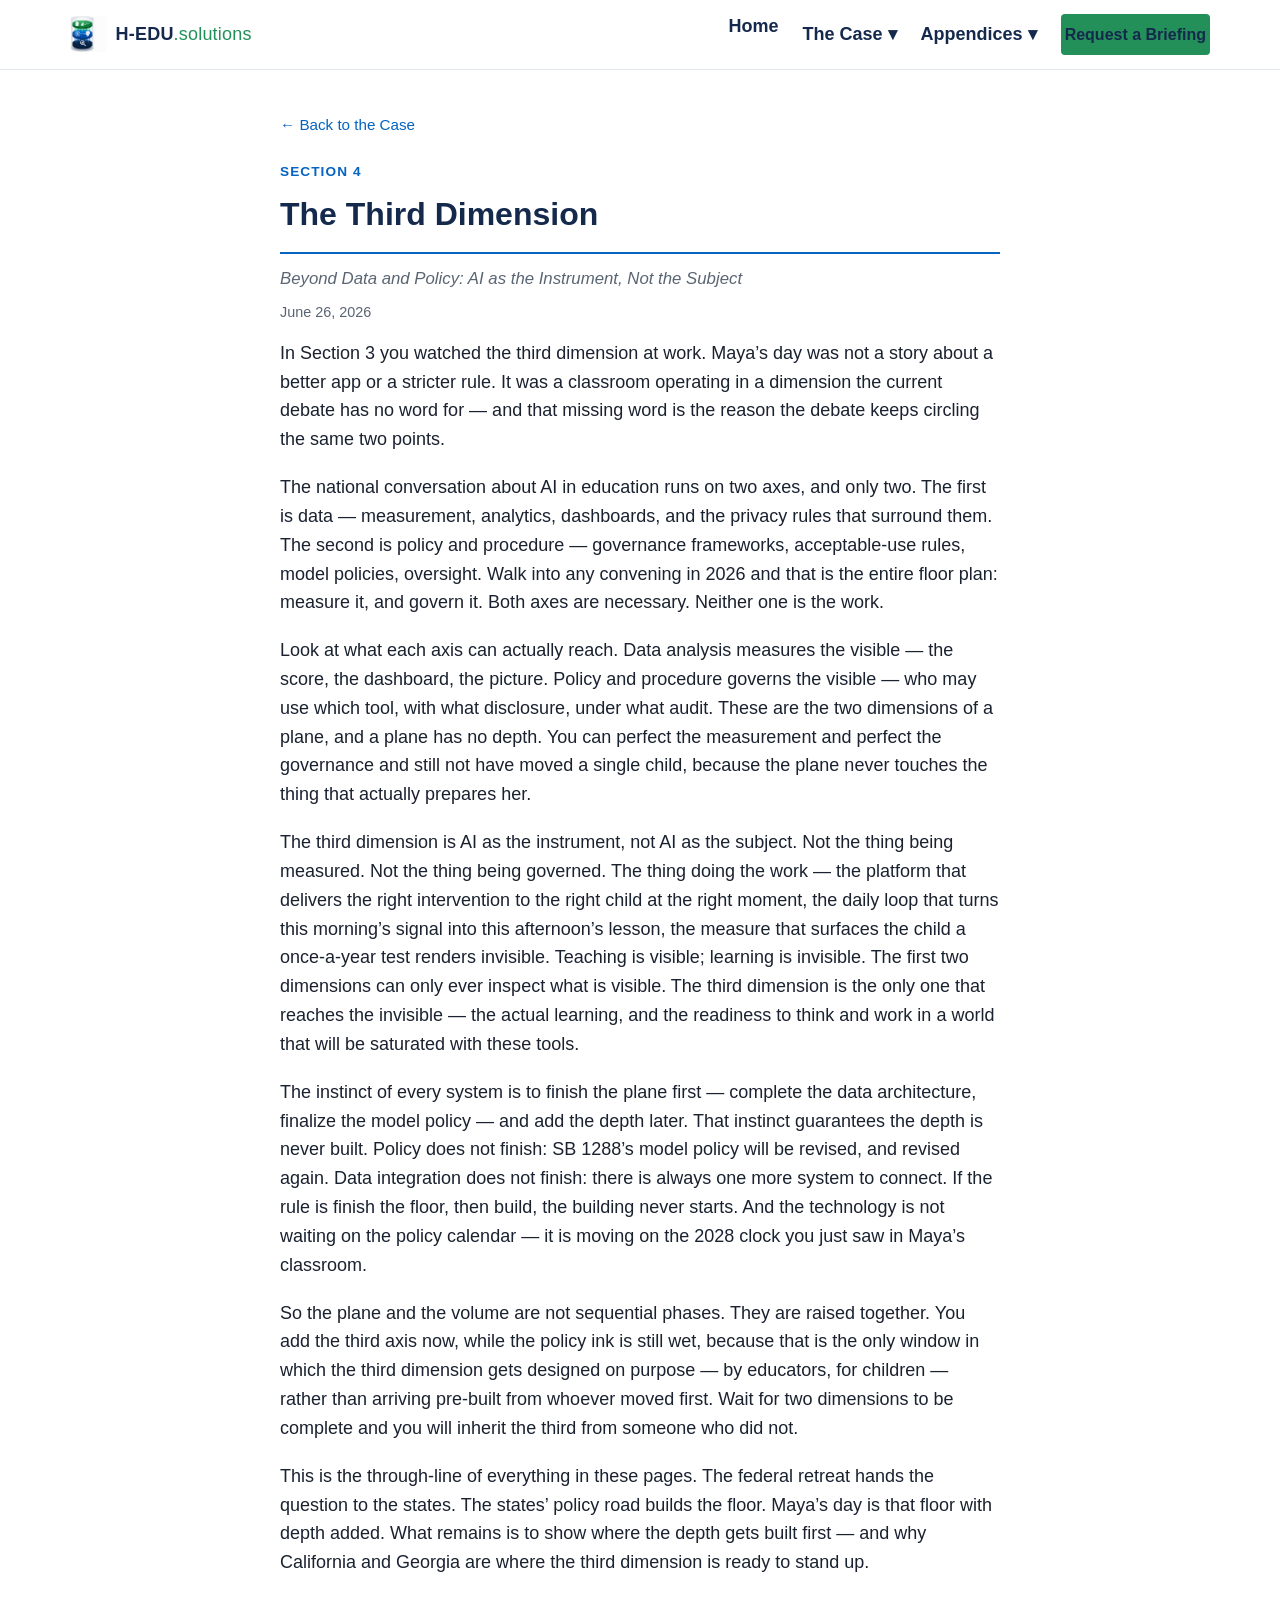
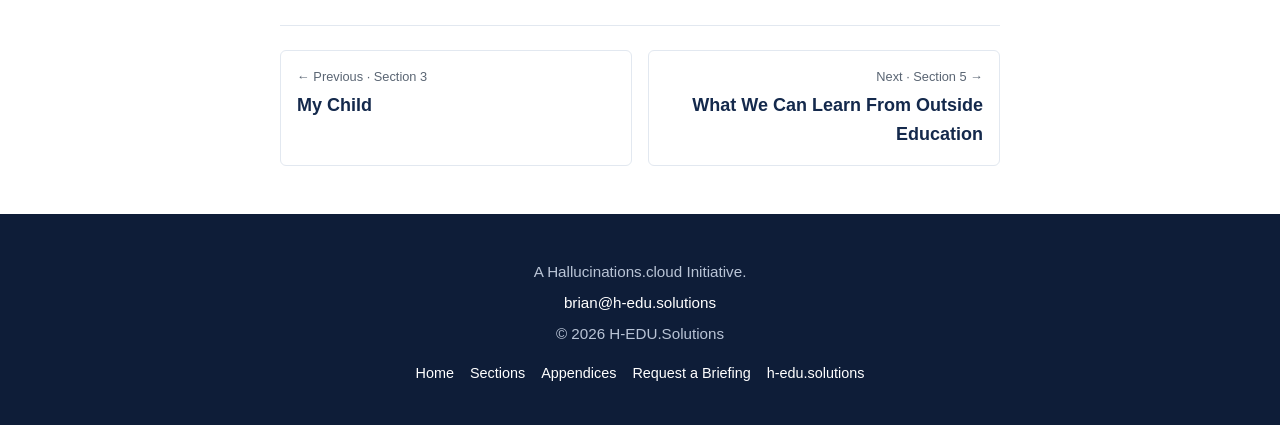
<file: third-dimension/index.html>
<!doctype html>
<html lang='en'>
<head>
  <meta charset='utf-8'>
  <meta name='viewport' content='width=device-width,initial-scale=1'>
  <!-- Google tag (gtag.js) -->
  <script async src="https://www.googletagmanager.com/gtag/js?id=G-0HMXTQVWZC"></script>
  <script>
    window.dataLayer = window.dataLayer || [];
    function gtag(){dataLayer.push(arguments);}
    gtag('js', new Date());
    gtag('config', 'G-0HMXTQVWZC');
  </script>
  <title>Section 4 &mdash; The Third Dimension &middot; A CASE for H-EDU.solutions</title>
  <meta name='description' content='The Third Dimension &mdash; A CASE for H-EDU.solutions.'>
  <link rel='canonical' href='https://case.h-edu.solutions/third-dimension/'>
  <meta property='og:title' content='Section 4 &mdash; The Third Dimension'>
  <meta property='og:description' content='A CASE for H-EDU.solutions.'>
  <meta property='og:image' content='https://case.h-edu.solutions/assets/img/HEDU_Logo_Lockup.png'>
  <meta property='og:url' content='https://case.h-edu.solutions/third-dimension/'>
  <meta property='og:type' content='article'>
  <link rel='icon' href="data:image/svg+xml,%3Csvg xmlns='http://www.w3.org/2000/svg' viewBox='0 0 32 32'%3E%3Crect width='32' height='32' fill='%2314294C'/%3E%3C/svg%3E">
  <link rel='stylesheet' href='/assets/css/style.css'>
</head>
<body>
  <a class='skip-link' href='#main'>Skip to content</a>
  <!-- ============================================================
       SHARED HEADER — keep in sync across every page in /site/
       ============================================================ -->
  <header class="site-header">
    <div class="header-inner">
      <a class="brand" href="/" aria-label="A CASE for H-EDU.solutions — Home">
        <img src="/assets/img/HEDU_Logo.png" alt="">
        <span class="wordmark">H&#8209;EDU<span class="dot">.solutions</span></span>
      </a>
      <button class="nav-toggle" aria-label="Open menu" aria-expanded="false">&#9776;</button>
      <nav class="primary-nav" aria-label="Primary">
        <ul>
          <li><a href="/">Home</a></li>
          <li class="has-menu">
            <button aria-haspopup="true">The Case &#9662;</button>
            <ul class="menu">
              <li><a href="/federal/">1 &middot; The Federal Government</a></li>
              <li><a href="/states/">2 &middot; The States</a></li>
              <li><a href="/my-child/">3 &middot; My Child</a></li>
              <li><a href="/third-dimension/">4 &middot; The Third Dimension</a></li>
              <li><a href="/outside-education/">5 &middot; Outside Education</a></li>
              <li><a href="/georgia/">6 &middot; Georgia</a></li>
              <li><a href="/california/">7 &middot; California</a></li>
              <li><a href="/gsu/">8 &middot; GSU Collaboration</a></li>
              <li><a href="/the-proof/">9 &middot; The Proof</a></li>
              <li><a href="/conclusion/">10 &middot; Conclusion</a></li>
              <li><a href="/see-the-platform/">11 &middot; See the Platform</a></li>
            </ul>
          </li>
          <li class="has-menu">
            <button aria-haspopup="true">Appendices &#9662;</button>
            <ul class="menu">
              <li><a href="/infographic/">A &middot; Two Sides of the Plane</a></li>
              <li><a href="/timeline/">B &middot; AB 2225 Timeline</a></li>
            </ul>
          </li>
        </ul>
        <a class="btn btn-primary" href="mailto:brian@h-edu.solutions?subject=Briefing%20request%20%E2%80%94%20A%20CASE%20for%20H-EDU.solutions">Request a Briefing</a>
      </nav>
    </div>
  </header>
  <!-- ============================================================
       END SHARED HEADER
       ============================================================ -->
  <main id='main'>
    <article class='section-shell'>
      <a class='back-link' href='/'>&larr; Back to the Case</a>
      <span class='kicker'>Section 4</span>
      <h1>The Third Dimension</h1>
<p class='subhead'>Beyond Data and Policy: AI as the Instrument, Not the Subject</p>
<p class='small dateline'>June 26, 2026</p>
<div class='section-body'>
<p>In Section 3 you watched the third dimension at work. Maya’s day was not a story about a better app or a stricter rule. It was a classroom operating in a dimension the current debate has no word for — and that missing word is the reason the debate keeps circling the same two points.</p>
<p>The national conversation about AI in education runs on two axes, and only two. The first is data — measurement, analytics, dashboards, and the privacy rules that surround them. The second is policy and procedure — governance frameworks, acceptable-use rules, model policies, oversight. Walk into any convening in 2026 and that is the entire floor plan: measure it, and govern it. Both axes are necessary. Neither one is the work.</p>
<p>Look at what each axis can actually reach. Data analysis measures the visible — the score, the dashboard, the picture. Policy and procedure governs the visible — who may use which tool, with what disclosure, under what audit. These are the two dimensions of a plane, and a plane has no depth. You can perfect the measurement and perfect the governance and still not have moved a single child, because the plane never touches the thing that actually prepares her.</p>
<p>The third dimension is AI as the instrument, not AI as the subject. Not the thing being measured. Not the thing being governed. The thing doing the work — the platform that delivers the right intervention to the right child at the right moment, the daily loop that turns this morning’s signal into this afternoon’s lesson, the measure that surfaces the child a once-a-year test renders invisible. Teaching is visible; learning is invisible. The first two dimensions can only ever inspect what is visible. The third dimension is the only one that reaches the invisible — the actual learning, and the readiness to think and work in a world that will be saturated with these tools.</p>
<p>The instinct of every system is to finish the plane first — complete the data architecture, finalize the model policy — and add the depth later. That instinct guarantees the depth is never built. Policy does not finish: SB 1288’s model policy will be revised, and revised again. Data integration does not finish: there is always one more system to connect. If the rule is finish the floor, then build, the building never starts. And the technology is not waiting on the policy calendar — it is moving on the 2028 clock you just saw in Maya’s classroom.</p>
<p>So the plane and the volume are not sequential phases. They are raised together. You add the third axis now, while the policy ink is still wet, because that is the only window in which the third dimension gets designed on purpose — by educators, for children — rather than arriving pre-built from whoever moved first. Wait for two dimensions to be complete and you will inherit the third from someone who did not.</p>
<p>This is the through-line of everything in these pages. The federal retreat hands the question to the states. The states’ policy road builds the floor. Maya’s day is that floor with depth added. What remains is to show where the depth gets built first — and why California and Georgia are where the third dimension is ready to stand up.</p>

</div>

<nav class='pager' aria-label='Section navigation'><a data-pager='prev' href='/my-child/'><span class='label'>&larr; Previous &middot; Section 3</span><span class='title'>My Child</span></a><a data-pager='next' class='next' href='/outside-education/'><span class='label'>Next &middot; Section 5 &rarr;</span><span class='title'>What We Can Learn From Outside Education</span></a></nav>
    </article>
  </main>
  <!-- ============================================================
       SHARED FOOTER — keep in sync across every page in /site/
       ============================================================ -->
  <footer class="site-footer">
    <p>A Hallucinations.cloud Initiative.</p>
    <p><a href="mailto:brian@h-edu.solutions">brian@h-edu.solutions</a></p>
    <p>&copy; 2026 H-EDU.Solutions</p>
    <nav class="footer-nav" aria-label="Footer">
      <a href="/">Home</a>
      <a href="/federal/">Sections</a>
      <a href="/infographic/">Appendices</a>
      <a href="mailto:brian@h-edu.solutions?subject=Briefing%20request%20%E2%80%94%20A%20CASE%20for%20H-EDU.solutions">Request a Briefing</a>
      <a href="https://h-edu.solutions">h-edu.solutions</a>
    </nav>
  </footer>
  <!-- ============================================================
       END SHARED FOOTER
       ============================================================ -->
  <script src='/assets/js/nav.js' defer></script>
</body>
</html>
</file>
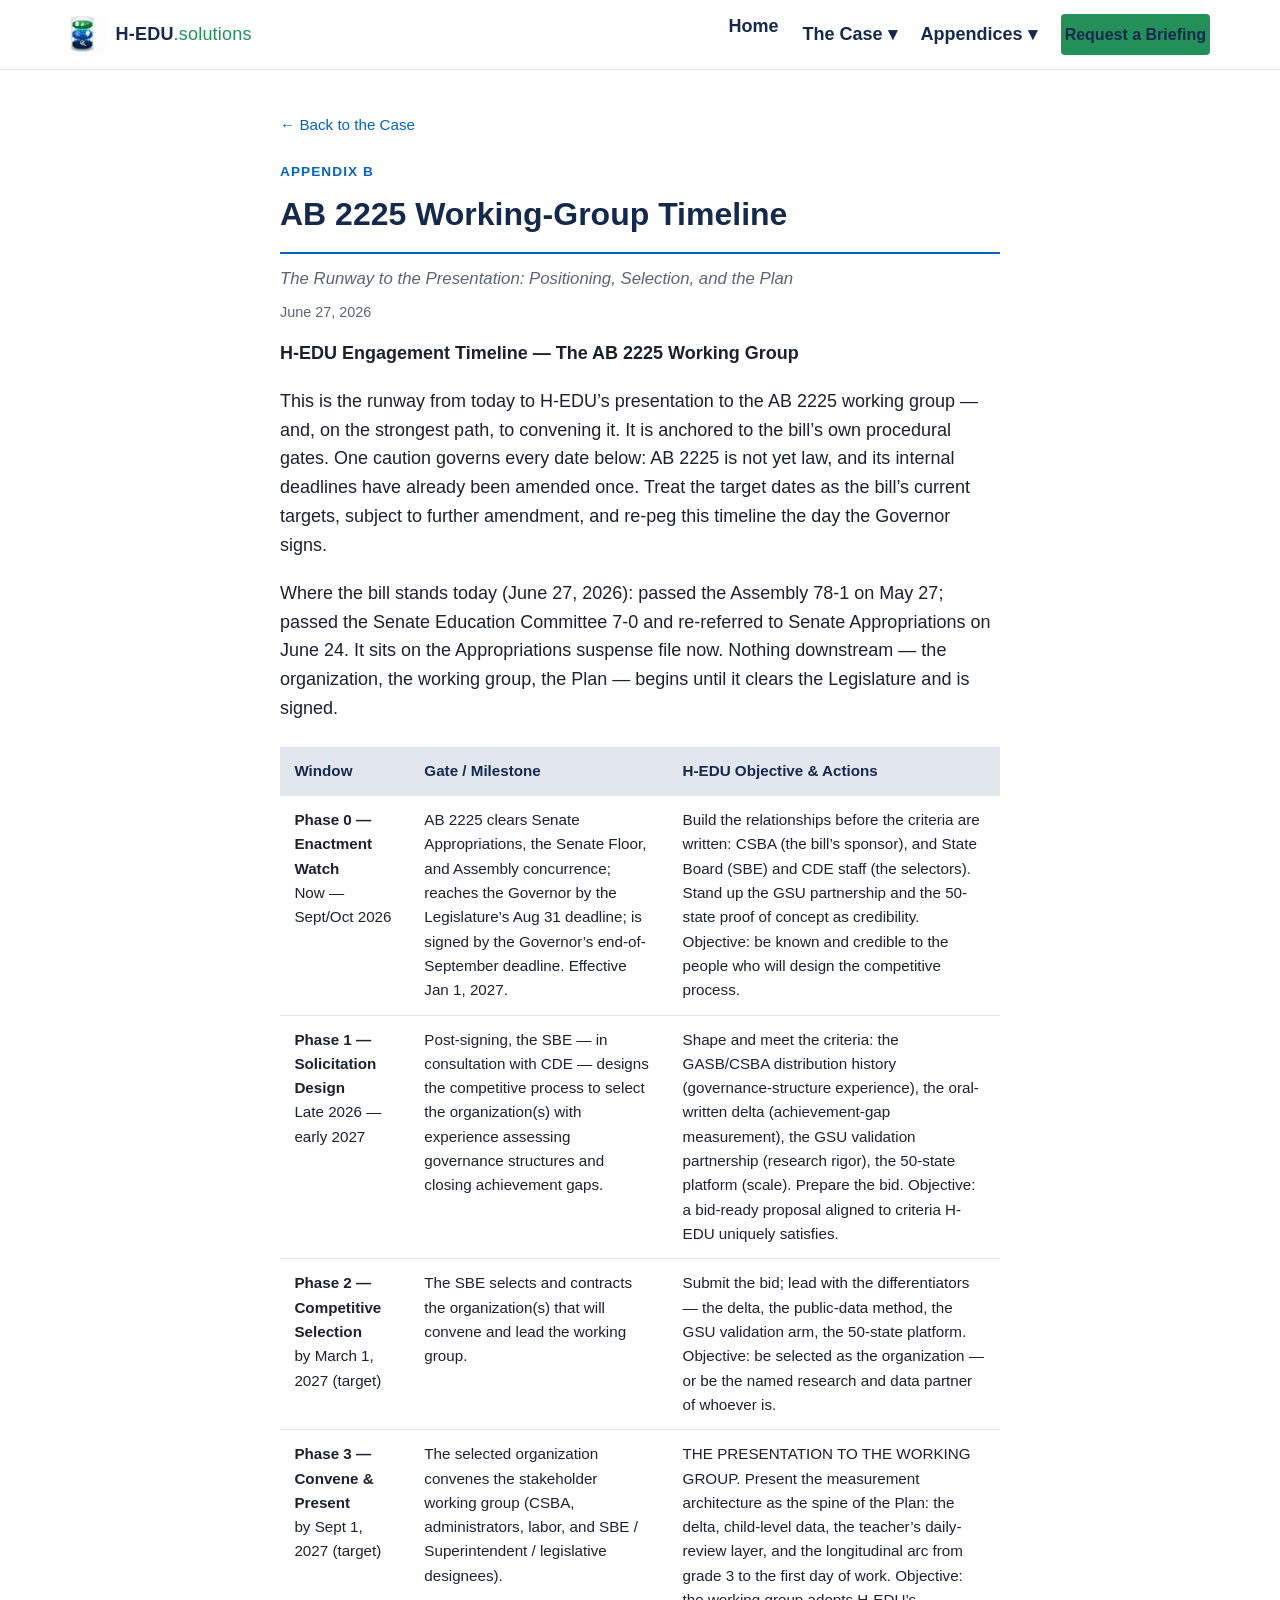
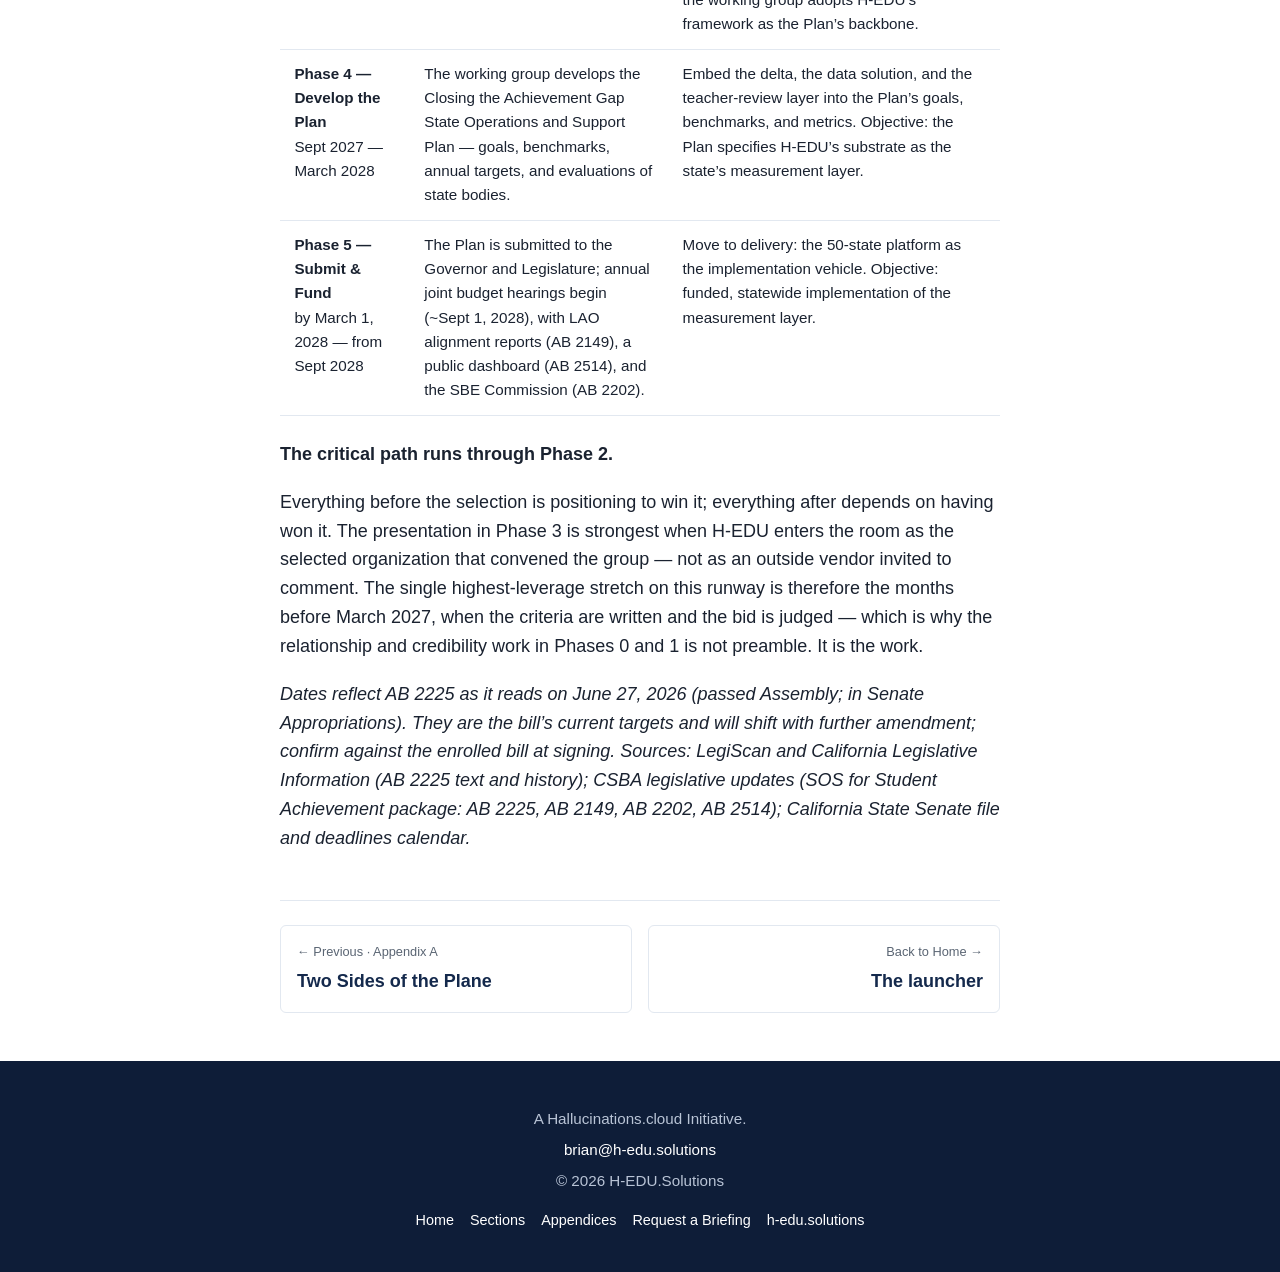
<file: timeline/index.html>
<!doctype html>
<html lang='en'>
<head>
  <meta charset='utf-8'>
  <meta name='viewport' content='width=device-width,initial-scale=1'>
  <!-- Google tag (gtag.js) -->
  <script async src="https://www.googletagmanager.com/gtag/js?id=G-0HMXTQVWZC"></script>
  <script>
    window.dataLayer = window.dataLayer || [];
    function gtag(){dataLayer.push(arguments);}
    gtag('js', new Date());
    gtag('config', 'G-0HMXTQVWZC');
  </script>
  <title>Appendix B &mdash; AB 2225 Working-Group Timeline &middot; A CASE for H-EDU.solutions</title>
  <meta name='description' content='AB 2225 Working-Group Timeline &mdash; A CASE for H-EDU.solutions.'>
  <link rel='canonical' href='https://case.h-edu.solutions/timeline/'>
  <meta property='og:title' content='Appendix B &mdash; AB 2225 Working-Group Timeline'>
  <meta property='og:description' content='A CASE for H-EDU.solutions.'>
  <meta property='og:image' content='https://case.h-edu.solutions/assets/img/HEDU_Logo_Lockup.png'>
  <meta property='og:url' content='https://case.h-edu.solutions/timeline/'>
  <meta property='og:type' content='article'>
  <link rel='icon' href="data:image/svg+xml,%3Csvg xmlns='http://www.w3.org/2000/svg' viewBox='0 0 32 32'%3E%3Crect width='32' height='32' fill='%2314294C'/%3E%3C/svg%3E">
  <link rel='stylesheet' href='/assets/css/style.css'>
</head>
<body>
  <a class='skip-link' href='#main'>Skip to content</a>
  <!-- ============================================================
       SHARED HEADER — keep in sync across every page in /site/
       ============================================================ -->
  <header class="site-header">
    <div class="header-inner">
      <a class="brand" href="/" aria-label="A CASE for H-EDU.solutions — Home">
        <img src="/assets/img/HEDU_Logo.png" alt="">
        <span class="wordmark">H&#8209;EDU<span class="dot">.solutions</span></span>
      </a>
      <button class="nav-toggle" aria-label="Open menu" aria-expanded="false">&#9776;</button>
      <nav class="primary-nav" aria-label="Primary">
        <ul>
          <li><a href="/">Home</a></li>
          <li class="has-menu">
            <button aria-haspopup="true">The Case &#9662;</button>
            <ul class="menu">
              <li><a href="/federal/">1 &middot; The Federal Government</a></li>
              <li><a href="/states/">2 &middot; The States</a></li>
              <li><a href="/my-child/">3 &middot; My Child</a></li>
              <li><a href="/third-dimension/">4 &middot; The Third Dimension</a></li>
              <li><a href="/outside-education/">5 &middot; Outside Education</a></li>
              <li><a href="/georgia/">6 &middot; Georgia</a></li>
              <li><a href="/california/">7 &middot; California</a></li>
              <li><a href="/gsu/">8 &middot; GSU Collaboration</a></li>
              <li><a href="/the-proof/">9 &middot; The Proof</a></li>
              <li><a href="/conclusion/">10 &middot; Conclusion</a></li>
              <li><a href="/see-the-platform/">11 &middot; See the Platform</a></li>
            </ul>
          </li>
          <li class="has-menu">
            <button aria-haspopup="true">Appendices &#9662;</button>
            <ul class="menu">
              <li><a href="/infographic/">A &middot; Two Sides of the Plane</a></li>
              <li><a href="/timeline/">B &middot; AB 2225 Timeline</a></li>
            </ul>
          </li>
        </ul>
        <a class="btn btn-primary" href="mailto:brian@h-edu.solutions?subject=Briefing%20request%20%E2%80%94%20A%20CASE%20for%20H-EDU.solutions">Request a Briefing</a>
      </nav>
    </div>
  </header>
  <!-- ============================================================
       END SHARED HEADER
       ============================================================ -->
  <main id='main'>
    <article class='section-shell'>
      <a class='back-link' href='/'>&larr; Back to the Case</a>
      <span class='kicker'>Appendix B</span>
      <h1>AB 2225 Working-Group Timeline</h1>
<p class='subhead'>The Runway to the Presentation: Positioning, Selection, and the Plan</p>
<p class='small dateline'>June 27, 2026</p>
<div class='section-body'>
<p><strong>H-EDU Engagement Timeline — The AB 2225 Working Group</strong></p>
<p>This is the runway from today to H-EDU’s presentation to the AB 2225 working group — and, on the strongest path, to convening it. It is anchored to the bill’s own procedural gates. One caution governs every date below: AB 2225 is not yet law, and its internal deadlines have already been amended once. Treat the target dates as the bill’s current targets, subject to further amendment, and re-peg this timeline the day the Governor signs.</p>
<p>Where the bill stands today (June 27, 2026): passed the Assembly 78-1 on May 27; passed the Senate Education Committee 7-0 and re-referred to Senate Appropriations on June 24. It sits on the Appropriations suspense file now. Nothing downstream — the organization, the working group, the Plan — begins until it clears the Legislature and is signed.</p>
<table class='timeline-table'><tr><th><p><strong>Window</strong></p></th><th><p><strong>Gate / Milestone</strong></p></th><th><p><strong>H-EDU Objective &amp; Actions</strong></p></th></tr><tr><td><p><strong>Phase 0 — Enactment Watch</strong><br>Now — Sept/Oct 2026</p></td><td><p>AB 2225 clears Senate Appropriations, the Senate Floor, and Assembly concurrence; reaches the Governor by the Legislature’s Aug 31 deadline; is signed by the Governor’s end-of-September deadline. Effective Jan 1, 2027.</p></td><td><p>Build the relationships before the criteria are written: CSBA (the bill’s sponsor), and State Board (SBE) and CDE staff (the selectors). Stand up the GSU partnership and the 50-state proof of concept as credibility. Objective: be known and credible to the people who will design the competitive process.</p></td></tr><tr><td><p><strong>Phase 1 — Solicitation Design</strong><br>Late 2026 — early 2027</p></td><td><p>Post-signing, the SBE — in consultation with CDE — designs the competitive process to select the organization(s) with experience assessing governance structures and closing achievement gaps.</p></td><td><p>Shape and meet the criteria: the GASB/CSBA distribution history (governance-structure experience), the oral-written delta (achievement-gap measurement), the GSU validation partnership (research rigor), the 50-state platform (scale). Prepare the bid. Objective: a bid-ready proposal aligned to criteria H-EDU uniquely satisfies.</p></td></tr><tr><td><p><strong>Phase 2 — Competitive Selection</strong><br>by March 1, 2027 (target)</p></td><td><p>The SBE selects and contracts the organization(s) that will convene and lead the working group.</p></td><td><p>Submit the bid; lead with the differentiators — the delta, the public-data method, the GSU validation arm, the 50-state platform. Objective: be selected as the organization — or be the named research and data partner of whoever is.</p></td></tr><tr><td><p><strong>Phase 3 — Convene &amp; Present</strong><br>by Sept 1, 2027 (target)</p></td><td><p>The selected organization convenes the stakeholder working group (CSBA, administrators, labor, and SBE / Superintendent / legislative designees).</p></td><td><p>THE PRESENTATION TO THE WORKING GROUP. Present the measurement architecture as the spine of the Plan: the delta, child-level data, the teacher’s daily-review layer, and the longitudinal arc from grade 3 to the first day of work. Objective: the working group adopts H-EDU’s framework as the Plan’s backbone.</p></td></tr><tr><td><p><strong>Phase 4 — Develop the Plan</strong><br>Sept 2027 — March 2028</p></td><td><p>The working group develops the Closing the Achievement Gap State Operations and Support Plan — goals, benchmarks, annual targets, and evaluations of state bodies.</p></td><td><p>Embed the delta, the data solution, and the teacher-review layer into the Plan’s goals, benchmarks, and metrics. Objective: the Plan specifies H-EDU’s substrate as the state’s measurement layer.</p></td></tr><tr><td><p><strong>Phase 5 — Submit &amp; Fund</strong><br>by March 1, 2028 — from Sept 2028</p></td><td><p>The Plan is submitted to the Governor and Legislature; annual joint budget hearings begin (~Sept 1, 2028), with LAO alignment reports (AB 2149), a public dashboard (AB 2514), and the SBE Commission (AB 2202).</p></td><td><p>Move to delivery: the 50-state platform as the implementation vehicle. Objective: funded, statewide implementation of the measurement layer.</p></td></tr></table>

<p><strong>The critical path runs through Phase 2.</strong></p>
<p>Everything before the selection is positioning to win it; everything after depends on having won it. The presentation in Phase 3 is strongest when H-EDU enters the room as the selected organization that convened the group — not as an outside vendor invited to comment. The single highest-leverage stretch on this runway is therefore the months before March 2027, when the criteria are written and the bid is judged — which is why the relationship and credibility work in Phases 0 and 1 is not preamble. It is the work.</p>
<p><em>Dates reflect AB 2225 as it reads on June 27, 2026 (passed Assembly; in Senate Appropriations). They are the bill’s current targets and will shift with further amendment; confirm against the enrolled bill at signing. Sources: LegiScan and California Legislative Information (AB 2225 text and history); CSBA legislative updates (SOS for Student Achievement package: AB 2225, AB 2149, AB 2202, AB 2514); California State Senate file and deadlines calendar.</em></p>

</div>

<nav class='pager' aria-label='Section navigation'><a data-pager='prev' href='/infographic/'><span class='label'>&larr; Previous &middot; Appendix A</span><span class='title'>Two Sides of the Plane</span></a><a data-pager='next' class='next' href='/'><span class='label'>Back to Home &rarr;</span><span class='title'>The launcher</span></a></nav>
    </article>
  </main>
  <!-- ============================================================
       SHARED FOOTER — keep in sync across every page in /site/
       ============================================================ -->
  <footer class="site-footer">
    <p>A Hallucinations.cloud Initiative.</p>
    <p><a href="mailto:brian@h-edu.solutions">brian@h-edu.solutions</a></p>
    <p>&copy; 2026 H-EDU.Solutions</p>
    <nav class="footer-nav" aria-label="Footer">
      <a href="/">Home</a>
      <a href="/federal/">Sections</a>
      <a href="/infographic/">Appendices</a>
      <a href="mailto:brian@h-edu.solutions?subject=Briefing%20request%20%E2%80%94%20A%20CASE%20for%20H-EDU.solutions">Request a Briefing</a>
      <a href="https://h-edu.solutions">h-edu.solutions</a>
    </nav>
  </footer>
  <!-- ============================================================
       END SHARED FOOTER
       ============================================================ -->
  <script src='/assets/js/nav.js' defer></script>
</body>
</html>
</file>
<file: assets/css/style.css>
:root {
  --navy: #14294C;
  --navy-deep: #0E1D38;
  --blue: #0563C1;
  --green: #23905A;
  --violet: #6A34B5;
  --grey: #5A6573;
  --panel: #E2E7EE;
  --border: #E2E8F0;
  --bg: #FFFFFF;
  --ink: #1A2230;
}

* { box-sizing: border-box; }

html { scroll-behavior: smooth; }

body {
  margin: 0;
  font-family: -apple-system, "Segoe UI", Arial, Helvetica, sans-serif;
  font-size: 18px;
  line-height: 1.6;
  color: var(--ink);
  background: var(--bg);
}

.skip-link {
  position: absolute;
  left: -9999px;
  top: 0;
  background: var(--navy);
  color: #fff;
  padding: 0.75rem 1rem;
  z-index: 100;
}
.skip-link:focus { left: 0; }

a {
  color: var(--blue);
  text-decoration: none;
}
a:hover { text-decoration: underline; }

/* ---------- Header ---------- */
.site-header {
  position: sticky;
  top: 0;
  background: #fff;
  border-bottom: 1px solid var(--border);
  z-index: 50;
}
.header-inner {
  max-width: 1180px;
  margin: 0 auto;
  padding: 0.75rem 1.25rem;
  display: flex;
  align-items: center;
  gap: 1.25rem;
}
.brand {
  display: flex;
  align-items: center;
  gap: 0.6rem;
  text-decoration: none;
  color: inherit;
}
.brand img { height: 36px; width: auto; display: block; }
.wordmark { font-weight: 700; color: var(--navy); letter-spacing: 0.2px; }
.wordmark .dot { font-weight: 400; color: var(--green); }

.primary-nav {
  margin-left: auto;
  display: flex;
  align-items: center;
  gap: 1.25rem;
}
.primary-nav > ul {
  list-style: none;
  margin: 0;
  padding: 0;
  display: flex;
  gap: 1rem;
}
.primary-nav a {
  color: var(--navy);
  font-weight: 600;
  padding: 0.5rem 0.25rem;
}
.primary-nav a:hover { color: var(--blue); text-decoration: none; }

.has-menu { position: relative; }
.has-menu > button {
  background: none;
  border: 0;
  font: inherit;
  color: var(--navy);
  font-weight: 600;
  cursor: pointer;
  padding: 0.5rem 0.25rem;
}
.has-menu .menu {
  display: none;
  position: absolute;
  top: 100%;
  left: 0;
  background: #fff;
  border: 1px solid var(--border);
  border-radius: 4px;
  box-shadow: 0 8px 24px rgba(20,41,76,0.08);
  list-style: none;
  margin: 0;
  padding: 0.4rem 0;
  min-width: 260px;
}
.has-menu .menu a {
  display: block;
  padding: 0.4rem 0.9rem;
  font-weight: 500;
  color: var(--ink);
}
.has-menu:hover .menu,
.has-menu:focus-within .menu { display: block; }

.btn {
  display: inline-block;
  padding: 0.6rem 1.1rem;
  border-radius: 4px;
  font-weight: 700;
  font-size: 1rem;
  text-decoration: none;
  border: 0;
  cursor: pointer;
}
.btn-primary {
  background: var(--green);
  color: #fff;
}
.btn-primary:hover { background: #1c764a; text-decoration: none; }
.btn-ghost {
  background: transparent;
  color: var(--navy);
  border: 1.5px solid var(--navy);
}
.btn-ghost:hover { background: var(--navy); color: #fff; text-decoration: none; }

/* mobile nav */
.nav-toggle {
  display: none;
  margin-left: auto;
  background: none;
  border: 0;
  font-size: 1.5rem;
  color: var(--navy);
  cursor: pointer;
}

@media (max-width: 820px) {
  .primary-nav { display: none; }
  .nav-toggle { display: block; }
  .primary-nav.open {
    display: flex;
    position: fixed;
    inset: 60px 0 0 0;
    background: #fff;
    flex-direction: column;
    align-items: stretch;
    padding: 1.5rem;
    overflow-y: auto;
  }
  .primary-nav.open > ul {
    flex-direction: column;
    gap: 0.5rem;
  }
  .primary-nav.open .has-menu .menu {
    display: block;
    position: static;
    border: 0;
    box-shadow: none;
    padding-left: 0.75rem;
  }
}

/* ---------- Hero (home only) ---------- */
.hero {
  background: #fff url("/assets/img/world-map.jpg") center/cover no-repeat;
  padding: 4rem 1.25rem 4rem;
  position: relative;
  overflow: hidden;
}
.hero::before {
  content: "";
  position: absolute;
  inset: 0;
  background: rgba(255, 255, 255, 0.82);
  z-index: 0;
  pointer-events: none;
}
.hero-inner { max-width: 960px; margin: 0 auto; position: relative; z-index: 1; }
.hero-lockup {
  display: flex;
  align-items: center;
  gap: 1.75rem;
  margin-bottom: 2rem;
}
.hero-lockup img.mark {
  height: 120px;
  width: auto;
  flex-shrink: 0;
}
.hero-text { flex: 1; min-width: 0; }
.hero h1 {
  font-size: clamp(1.75rem, 4vw, 2.6rem);
  color: var(--navy);
  margin: 0 0 0.5rem;
  line-height: 1.15;
}
.hero .thesis {
  color: var(--grey);
  font-size: 1.15rem;
  font-style: italic;
  margin: 0;
}
.hero .cta-row {
  display: flex;
  gap: 1rem;
  flex-wrap: wrap;
}

@media (max-width: 640px) {
  .hero-lockup {
    flex-direction: column;
    align-items: center;
    text-align: center;
    gap: 1.25rem;
  }
  .hero-lockup img.mark { height: 96px; }
  .hero .cta-row { justify-content: center; }
}

/* ---------- Launcher cards ---------- */
.launcher {
  max-width: 1100px;
  margin: 3rem auto;
  padding: 0 1.25rem;
}
.launcher h2 {
  color: var(--navy);
  font-size: 1.5rem;
  border-bottom: 2px solid var(--blue);
  padding-bottom: 0.5rem;
  margin-bottom: 1.5rem;
}
.cards {
  display: grid;
  grid-template-columns: repeat(auto-fill, minmax(280px, 1fr));
  gap: 1rem;
}
.card {
  display: block;
  padding: 1.25rem;
  border: 1px solid var(--border);
  border-radius: 6px;
  background: #fff;
  color: inherit;
  text-decoration: none;
  transition: border-color 0.15s, transform 0.15s, box-shadow 0.15s;
}
.card:hover {
  border-color: var(--blue);
  text-decoration: none;
  transform: translateY(-2px);
  box-shadow: 0 6px 18px rgba(20,41,76,0.07);
}
.card .num {
  display: inline-block;
  font-size: 0.85rem;
  font-weight: 700;
  color: var(--blue);
  letter-spacing: 0.05em;
  margin-bottom: 0.4rem;
}
.card h3 {
  font-size: 1.1rem;
  color: var(--navy);
  margin: 0 0 0.5rem;
}
.card p {
  margin: 0;
  color: var(--grey);
  font-size: 0.95rem;
  line-height: 1.5;
}

.cards.appendices { grid-template-columns: repeat(auto-fill, minmax(320px, 1fr)); }
.cards.appendices .card .num { color: var(--violet); }

/* ---------- Closing bands ---------- */
.briefing-band {
  background: var(--navy-deep);
  color: #fff;
  padding: 3rem 1.25rem;
  text-align: center;
  margin-top: 3rem;
}
.briefing-band + .briefing-band { margin-top: 0; }
.briefing-band.platform { background: var(--navy); }
.briefing-band h2 {
  font-size: 1.6rem;
  margin: 0 0 0.5rem;
}
.briefing-band p {
  color: #B9C4D6;
  max-width: 620px;
  margin: 0 auto 1.5rem;
}

.btn-outline-light {
  background: transparent;
  color: #fff;
  border: 1.5px solid #fff;
}
.btn-outline-light:hover {
  background: #fff;
  color: var(--navy);
  text-decoration: none;
}

/* ---------- Section page ---------- */
.section-shell {
  max-width: 760px;
  margin: 2.5rem auto;
  padding: 0 1.25rem;
}
.back-link {
  display: inline-block;
  margin-bottom: 1.5rem;
  font-size: 0.95rem;
  color: var(--blue);
}
.kicker {
  display: block;
  font-size: 0.85rem;
  font-weight: 700;
  color: var(--blue);
  letter-spacing: 0.08em;
  text-transform: uppercase;
  margin-bottom: 0.4rem;
}
.section-shell h1 {
  color: var(--navy);
  font-size: 2rem;
  margin: 0 0 0.75rem;
  border-bottom: 2px solid var(--blue);
  padding-bottom: 0.75rem;
}
.section-body p { margin: 0 0 1.2rem; }
.section-body h2 {
  color: var(--navy);
  font-size: 1.35rem;
  margin: 2rem 0 0.75rem;
}
.section-body h3 {
  color: var(--navy);
  font-size: 1.1rem;
  margin: 1.5rem 0 0.5rem;
}
.section-body img,
.section-shell img {
  display: block;
  max-width: 100%;
  height: auto;
  margin: 1.5rem auto;
}
.section-shell figure {
  margin: 1.5rem 0;
  max-width: 100%;
}
.section-body figcaption,
.section-shell figcaption {
  text-align: center;
  font-size: 0.9rem;
  color: var(--grey);
  margin-top: 0.5rem;
}

/* Infographic page wants more breathing room than the 760px reading column */
.section-shell.wide { max-width: 1100px; }

.subhead {
  color: var(--grey);
  font-size: 1.05rem;
  font-style: italic;
  margin: 0 0 1rem;
}
.dateline {
  color: var(--grey);
  margin-top: -0.5rem;
}
.small {
  font-size: 0.9rem;
  color: var(--grey);
}
.kicker-inline {
  color: var(--blue);
  font-weight: 600;
  text-transform: uppercase;
  letter-spacing: 0.05em;
  font-size: 0.85rem;
  margin: 1.5rem 0 0.25rem;
}
.section-body ul {
  margin: 0 0 1.2rem 1.5rem;
  padding: 0;
}
.section-body li { margin-bottom: 0.5rem; }

/* ---------- Timeline table ---------- */
.timeline-table {
  width: 100%;
  border-collapse: collapse;
  margin: 1.5rem 0;
  font-size: 0.95rem;
}
.timeline-table th,
.timeline-table td {
  text-align: left;
  vertical-align: top;
  padding: 0.75rem 0.9rem;
  border-bottom: 1px solid var(--border);
}
.timeline-table th {
  background: var(--panel);
  color: var(--navy);
  font-weight: 700;
}
.timeline-table p { margin: 0 0 0.4rem; }
.timeline-table p:last-child { margin-bottom: 0; }

@media (max-width: 720px) {
  .timeline-table thead { display: none; }
  .timeline-table tr {
    display: block;
    margin-bottom: 1rem;
    border: 1px solid var(--border);
    border-radius: 6px;
    padding: 0.5rem;
  }
  .timeline-table td {
    display: block;
    border-bottom: 0;
    padding: 0.4rem 0.5rem;
  }
}

.appendix-block {
  background: var(--panel);
  padding: 1.5rem;
  border-radius: 6px;
  margin-top: 2.5rem;
  font-size: 0.95rem;
  color: var(--grey);
}
.appendix-block h2 {
  font-size: 1rem;
  text-transform: uppercase;
  letter-spacing: 0.05em;
  color: var(--navy);
  margin: 0 0 0.75rem;
}
.appendix-block .sources { font-style: italic; }

.pager {
  display: flex;
  justify-content: space-between;
  align-items: stretch;
  gap: 1rem;
  margin-top: 3rem;
  padding-top: 1.5rem;
  border-top: 1px solid var(--border);
}
.pager a {
  flex: 1;
  display: block;
  padding: 1rem;
  border: 1px solid var(--border);
  border-radius: 6px;
  color: var(--navy);
  text-decoration: none;
}
.pager a:hover { border-color: var(--blue); text-decoration: none; }
.pager .label { display: block; font-size: 0.8rem; color: var(--grey); margin-bottom: 0.25rem; }
.pager .title { display: block; font-weight: 600; }
.pager .next { text-align: right; }

/* ---------- Footer ---------- */
.site-footer {
  background: var(--navy-deep);
  color: #B9C4D6;
  padding: 2.5rem 1.25rem;
  margin-top: 3rem;
  text-align: center;
  font-size: 0.95rem;
}
.site-footer a { color: #fff; }
.site-footer p { margin: 0.4rem 0; }
.site-footer .footer-nav {
  margin-top: 1rem;
  display: flex;
  gap: 1rem;
  justify-content: center;
  flex-wrap: wrap;
  font-size: 0.9rem;
}
</file>
